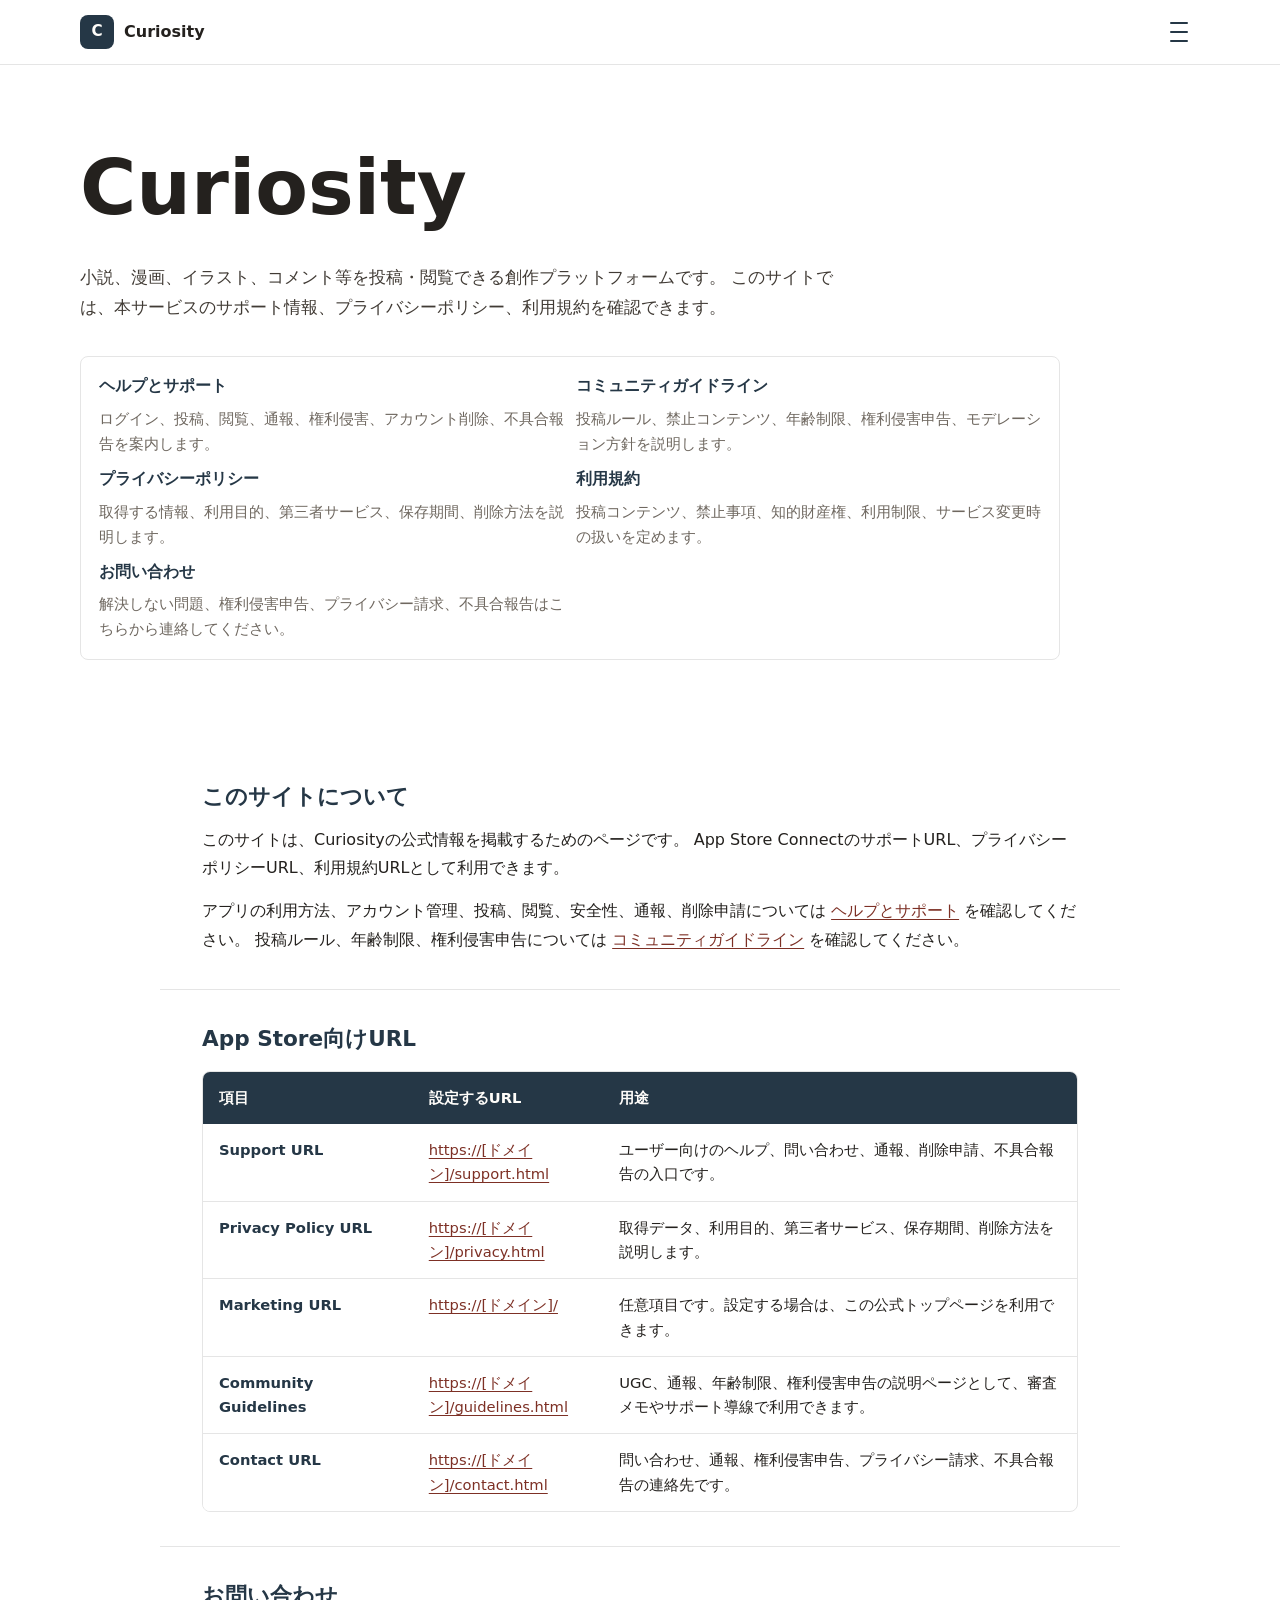
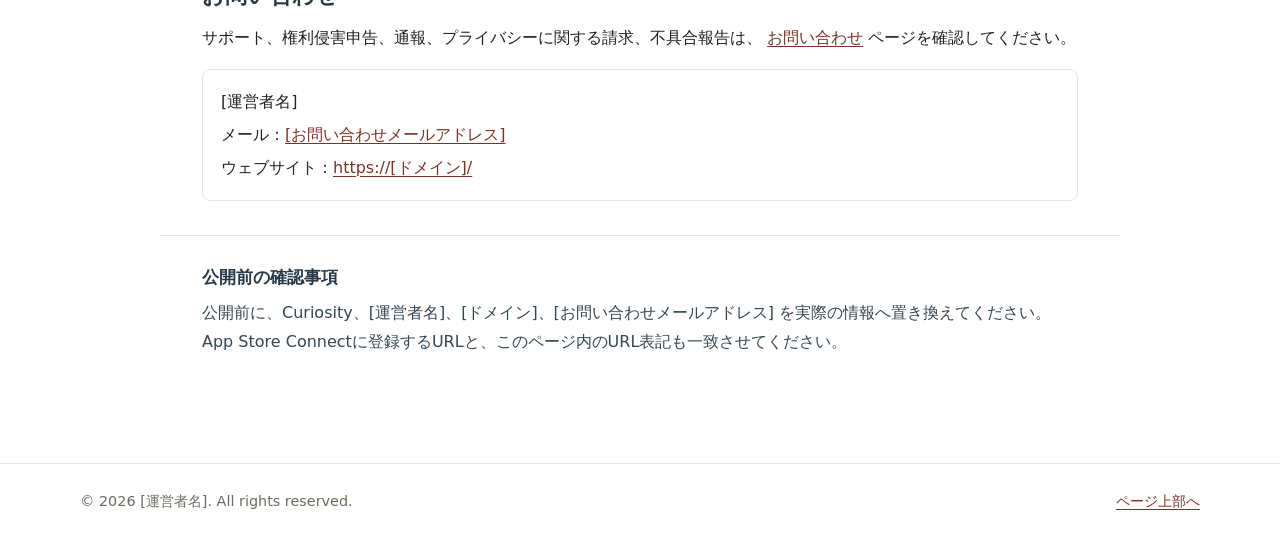
<file: index.html>
<!doctype html>
<html lang="ja">
  <head>
    <meta charset="utf-8">
    <meta name="viewport" content="width=device-width, initial-scale=1">
    <meta
      name="description"
      content="Curiosityの公式情報ページです。ヘルプ、サポート、お問い合わせ、プライバシーポリシー、利用規約へのリンクを掲載しています。"
    >
    <title>Curiosity 公式サイト</title>
    <link rel="stylesheet" href="./terms.css?v=20260529-meta4">
    <script src="./site.js?v=20260529-meta4" defer></script>
  </head>
  <body>
    <header class="site-header">
      <div class="header-inner">
        <a class="brand" href="./index.html" aria-label="Curiosity トップページ">
          <span class="brand-mark" aria-hidden="true">C</span>
          <span>Curiosity</span>
        </a>
        <button class="menu-toggle" type="button" aria-expanded="false" aria-controls="site-menu" aria-label="メニューを開く">
          <span class="menu-toggle-line" aria-hidden="true"></span>
          <span class="menu-toggle-line" aria-hidden="true"></span>
          <span class="menu-toggle-line" aria-hidden="true"></span>
        </button>
        <div class="menu-backdrop" data-menu-close hidden></div>
        <nav id="site-menu" class="site-menu" aria-label="サイトメニュー" hidden>
          <div class="site-menu-header">
            <p>Curiosity</p>
            <button class="menu-close" type="button" data-menu-close aria-label="メニューを閉じる">&times;</button>
          </div>
          <a href="./index.html">トップ</a>
          <a href="./support.html">ヘルプとサポート</a>
          <a href="./guidelines.html">コミュニティガイドライン</a>
          <a href="./privacy.html">プライバシーポリシー</a>
          <a href="./terms.html">利用規約</a>
          <a href="./contact.html">お問い合わせ</a>
        </nav>
      </div>
    </header>

    <main>
      <section class="hero" aria-labelledby="page-title">
        <div class="hero-inner">
          <h1 id="page-title">Curiosity</h1>
          <p class="lead">
            小説、漫画、イラスト、コメント等を投稿・閲覧できる創作プラットフォームです。
            このサイトでは、本サービスのサポート情報、プライバシーポリシー、利用規約を確認できます。
          </p>
          <section class="summary-panel" aria-labelledby="home-summary-title">
            <h2 id="home-summary-title">必要な情報を選んでください</h2>
            <div class="summary-grid">
              <article>
                <h3><a href="./support.html">ヘルプとサポート</a></h3>
                <p>ログイン、投稿、閲覧、通報、権利侵害、アカウント削除、不具合報告を案内します。</p>
              </article>
              <article>
                <h3><a href="./guidelines.html">コミュニティガイドライン</a></h3>
                <p>投稿ルール、禁止コンテンツ、年齢制限、権利侵害申告、モデレーション方針を説明します。</p>
              </article>
              <article>
                <h3><a href="./privacy.html">プライバシーポリシー</a></h3>
                <p>取得する情報、利用目的、第三者サービス、保存期間、削除方法を説明します。</p>
              </article>
              <article>
                <h3><a href="./terms.html">利用規約</a></h3>
                <p>投稿コンテンツ、禁止事項、知的財産権、利用制限、サービス変更時の扱いを定めます。</p>
              </article>
              <article>
                <h3><a href="./contact.html">お問い合わせ</a></h3>
                <p>解決しない問題、権利侵害申告、プライバシー請求、不具合報告はこちらから連絡してください。</p>
              </article>
            </div>
          </section>
        </div>
      </section>

      <div class="home-layout">
        <article class="terms-card">
          <section id="about" class="terms-section">
            <h2>このサイトについて</h2>
            <p>
              このサイトは、Curiosityの公式情報を掲載するためのページです。
              App Store ConnectのサポートURL、プライバシーポリシーURL、利用規約URLとして利用できます。
            </p>
            <p>
              アプリの利用方法、アカウント管理、投稿、閲覧、安全性、通報、削除申請については
              <a href="./support.html">ヘルプとサポート</a> を確認してください。
              投稿ルール、年齢制限、権利侵害申告については
              <a href="./guidelines.html">コミュニティガイドライン</a> を確認してください。
            </p>
          </section>

          <section id="app-store-links" class="terms-section">
            <h2>App Store向けURL</h2>
            <div class="table-wrap">
              <table class="policy-table">
                <thead>
                  <tr>
                    <th>項目</th>
                    <th>設定するURL</th>
                    <th>用途</th>
                  </tr>
                </thead>
                <tbody>
                  <tr>
                    <th>Support URL</th>
                    <td><a href="./support.html">https://[ドメイン]/support.html</a></td>
                    <td>ユーザー向けのヘルプ、問い合わせ、通報、削除申請、不具合報告の入口です。</td>
                  </tr>
                  <tr>
                    <th>Privacy Policy URL</th>
                    <td><a href="./privacy.html">https://[ドメイン]/privacy.html</a></td>
                    <td>取得データ、利用目的、第三者サービス、保存期間、削除方法を説明します。</td>
                  </tr>
                  <tr>
                    <th>Marketing URL</th>
                    <td><a href="./index.html">https://[ドメイン]/</a></td>
                    <td>任意項目です。設定する場合は、この公式トップページを利用できます。</td>
                  </tr>
                  <tr>
                    <th>Community Guidelines</th>
                    <td><a href="./guidelines.html">https://[ドメイン]/guidelines.html</a></td>
                    <td>UGC、通報、年齢制限、権利侵害申告の説明ページとして、審査メモやサポート導線で利用できます。</td>
                  </tr>
                  <tr>
                    <th>Contact URL</th>
                    <td><a href="./contact.html">https://[ドメイン]/contact.html</a></td>
                    <td>問い合わせ、通報、権利侵害申告、プライバシー請求、不具合報告の連絡先です。</td>
                  </tr>
                </tbody>
              </table>
            </div>
          </section>

          <section id="contact" class="terms-section">
            <h2>お問い合わせ</h2>
            <p>
              サポート、権利侵害申告、通報、プライバシーに関する請求、不具合報告は、
              <a href="./contact.html">お問い合わせ</a> ページを確認してください。
            </p>
            <address class="contact-box">
              <span>[運営者名]</span>
              <span>メール：<a href="mailto:[お問い合わせメールアドレス]">[お問い合わせメールアドレス]</a></span>
              <span>ウェブサイト：<a href="https://[ドメイン]/">https://[ドメイン]/</a></span>
            </address>
          </section>

          <section class="template-note" aria-labelledby="template-note-title">
            <h2 id="template-note-title">公開前の確認事項</h2>
            <p>
              公開前に、Curiosity、[運営者名]、[ドメイン]、[お問い合わせメールアドレス] を実際の情報へ置き換えてください。
              App Store Connectに登録するURLと、このページ内のURL表記も一致させてください。
            </p>
          </section>
        </article>
      </div>
    </main>

    <footer class="site-footer">
      <div class="footer-inner">
        <p>&copy; <span>2026</span> [運営者名]. All rights reserved.</p>
        <a href="#page-title">ページ上部へ</a>
      </div>
    </footer>
    <script>
      (() => {
        const root = document.documentElement;
        const header = document.querySelector(".site-header");
        const firstSection = document.querySelector(".terms-section");
        if (!header || !firstSection) return;

        const getAnchorMetrics = () => {
          const headerHeight = Math.ceil(header.getBoundingClientRect().height);
          const gap = parseFloat(getComputedStyle(root).getPropertyValue("--anchor-gap")) || 20;
          return { headerHeight, gap };
        };

        const updateAnchorOffset = () => {
          const { headerHeight, gap } = getAnchorMetrics();
          const sectionPadding = parseFloat(getComputedStyle(firstSection).paddingTop) || 0;
          const offset = Math.max(0, Math.ceil(headerHeight + gap - sectionPadding));
          root.style.setProperty("--anchor-offset", `${offset}px`);
        };

        const alignHashTarget = (behavior = "auto") => {
          if (!location.hash) return;
          const target = document.querySelector(location.hash);
          if (!target) return;
          const heading = target.matches(".terms-section") ? target.querySelector("h2") : target;
          const anchor = heading || target;
          const { headerHeight, gap } = getAnchorMetrics();
          const top = anchor.getBoundingClientRect().top + window.scrollY - headerHeight - gap;
          window.scrollTo({ top: Math.max(0, top), behavior });
        };

        updateAnchorOffset();
        document.addEventListener("click", (event) => {
          const link = event.target.closest('a[href^="#"]');
          if (!link) return;
          const hash = link.getAttribute("href");
          if (!hash || hash === "#") return;
          const target = document.querySelector(hash);
          if (!target) return;
          event.preventDefault();
          history.pushState(null, "", hash);
          updateAnchorOffset();
          alignHashTarget("smooth");
        });
        window.addEventListener("resize", updateAnchorOffset);
        window.addEventListener("orientationchange", () => requestAnimationFrame(updateAnchorOffset));
        window.addEventListener("load", () => {
          updateAnchorOffset();
          requestAnimationFrame(alignHashTarget);
        });
      })();
    </script>
  </body>
</html>
</file>
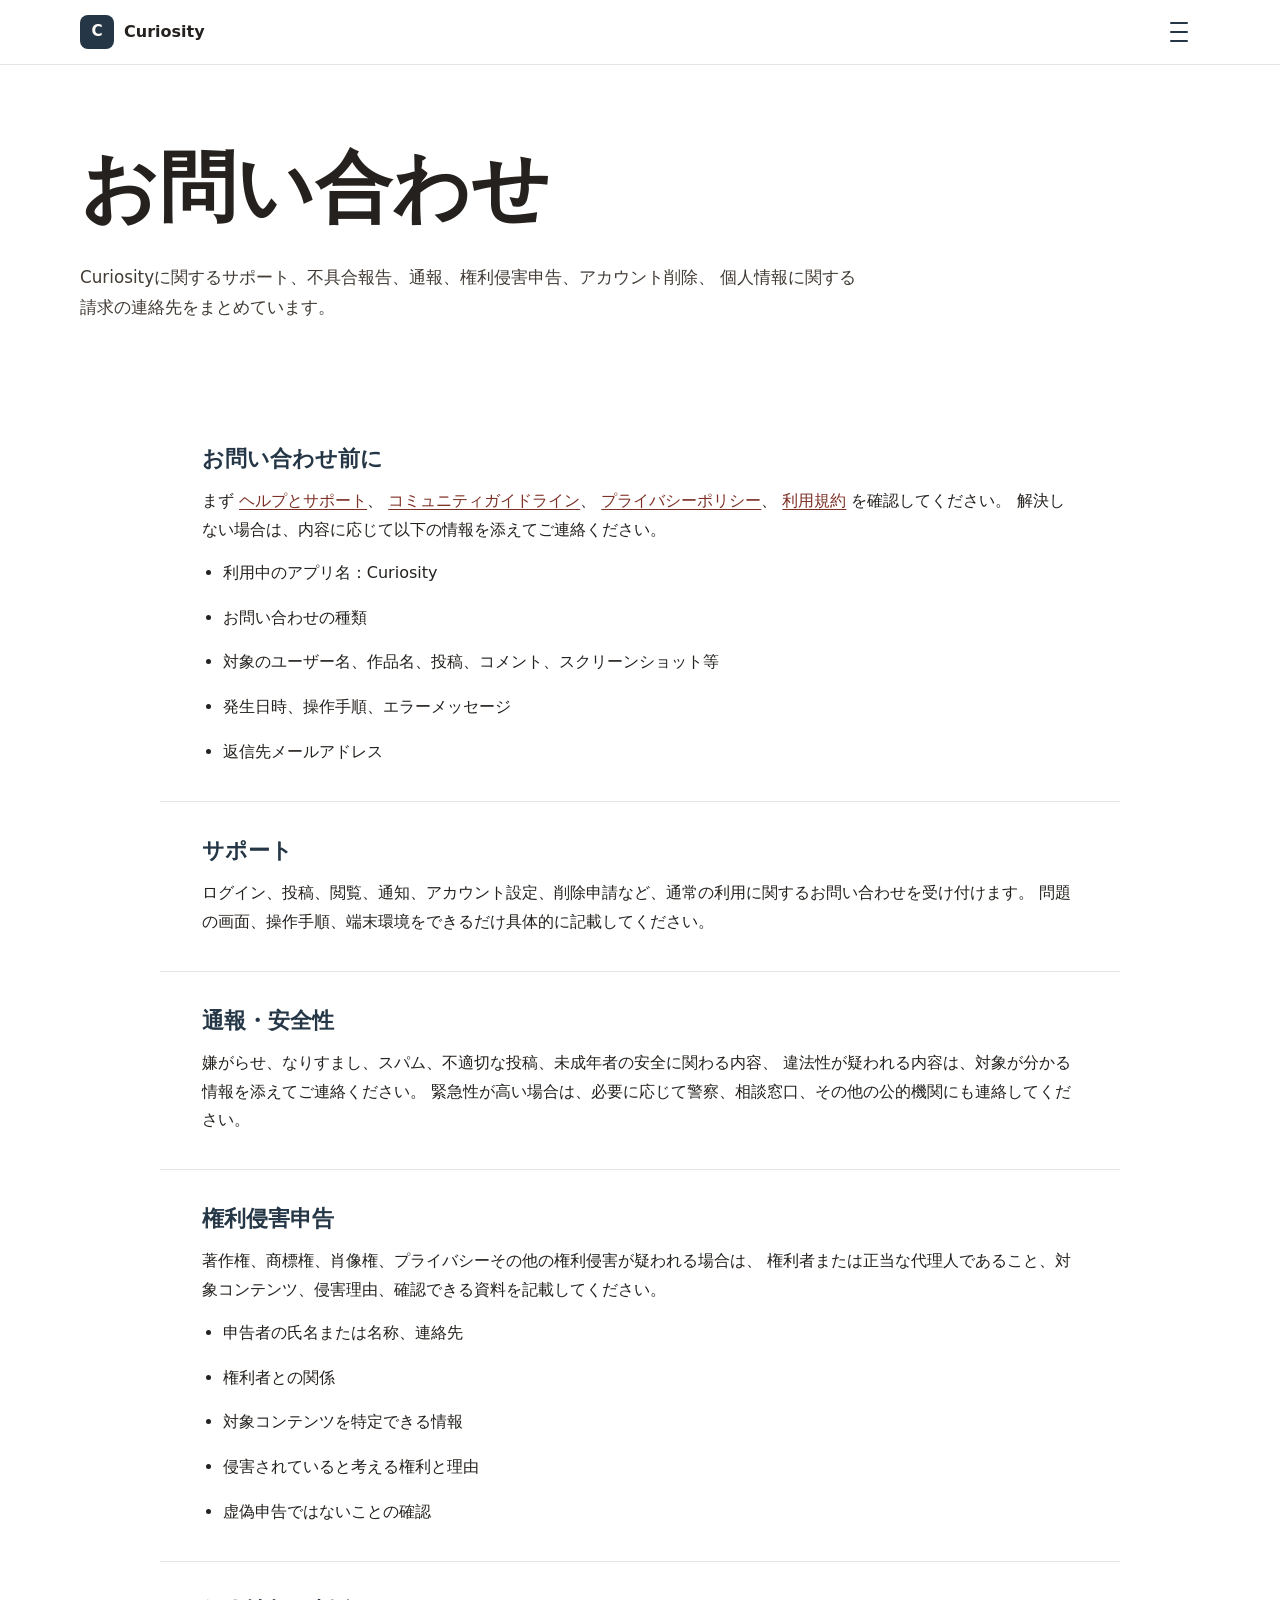
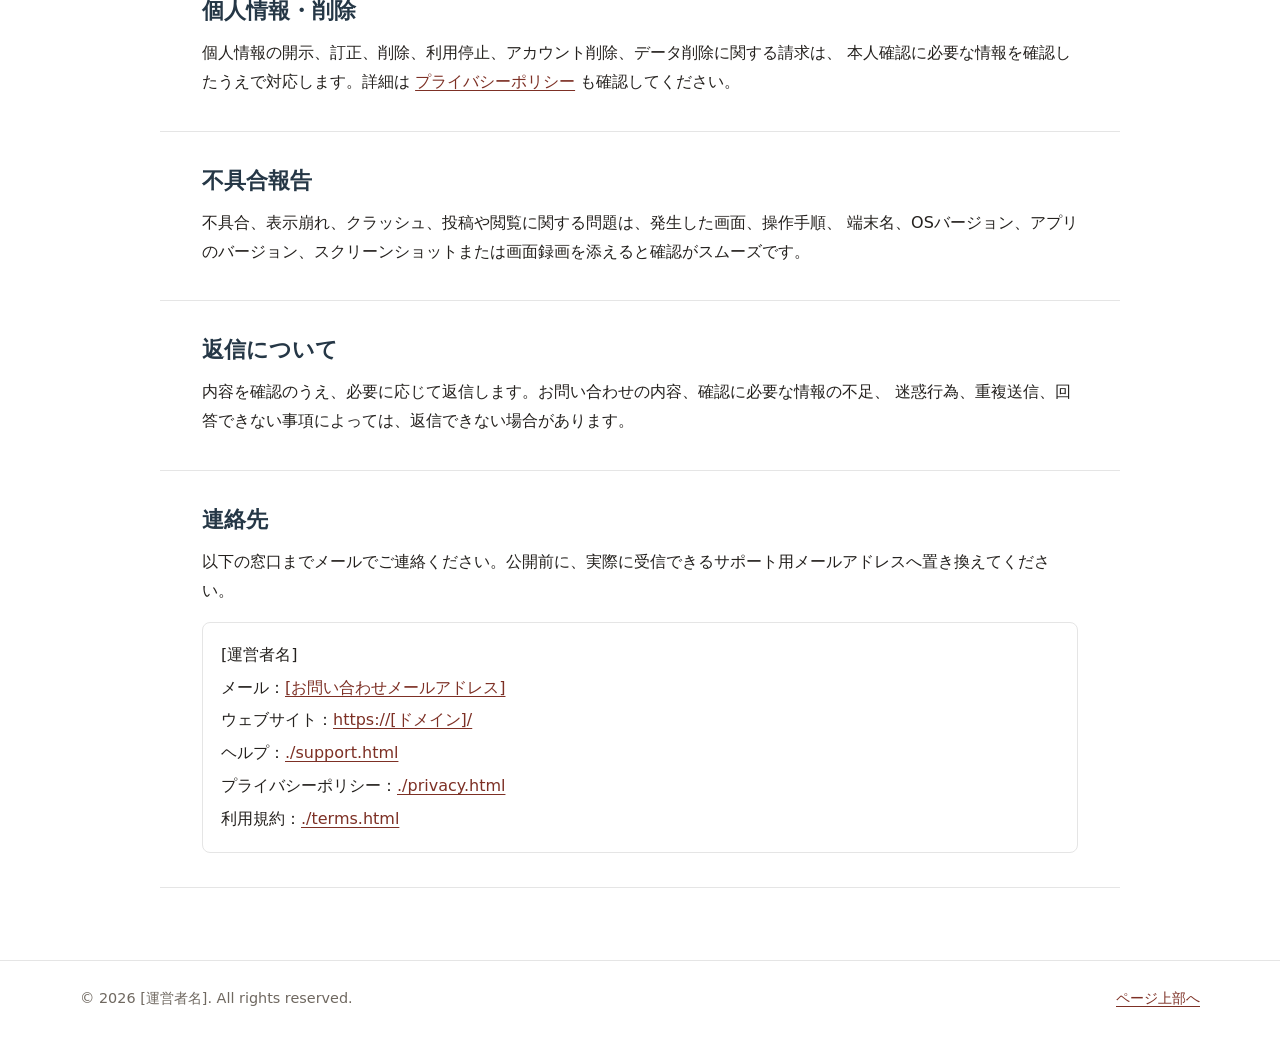
<file: contact.html>
<!doctype html>
<html lang="ja">
  <head>
    <meta charset="utf-8">
    <meta name="viewport" content="width=device-width, initial-scale=1">
    <meta
      name="description"
      content="Curiosityのお問い合わせページです。サポート、通報、権利侵害申告、プライバシー請求、不具合報告の連絡方法を案内します。"
    >
    <title>Curiosity お問い合わせ</title>
    <link rel="stylesheet" href="./terms.css?v=20260529-meta4">
    <script src="./site.js?v=20260529-meta4" defer></script>
  </head>
  <body>
    <header class="site-header">
      <div class="header-inner">
        <a class="brand" href="./index.html" aria-label="Curiosity トップページ">
          <span class="brand-mark" aria-hidden="true">C</span>
          <span>Curiosity</span>
        </a>
        <button class="menu-toggle" type="button" aria-expanded="false" aria-controls="site-menu" aria-label="メニューを開く">
          <span class="menu-toggle-line" aria-hidden="true"></span>
          <span class="menu-toggle-line" aria-hidden="true"></span>
          <span class="menu-toggle-line" aria-hidden="true"></span>
        </button>
        <div class="menu-backdrop" data-menu-close hidden></div>
        <nav id="site-menu" class="site-menu" aria-label="サイトメニュー" hidden>
          <div class="site-menu-header">
            <p>Curiosity</p>
            <button class="menu-close" type="button" data-menu-close aria-label="メニューを閉じる">&times;</button>
          </div>
          <a href="./index.html">トップ</a>
          <a href="./support.html">ヘルプとサポート</a>
          <a href="./guidelines.html">コミュニティガイドライン</a>
          <a href="./privacy.html">プライバシーポリシー</a>
          <a href="./terms.html">利用規約</a>
          <a href="./contact.html">お問い合わせ</a>
        </nav>
      </div>
    </header>

    <main>
      <section class="hero" aria-labelledby="page-title">
        <div class="hero-inner">
          <h1 id="page-title">お問い合わせ</h1>
          <p class="lead">
            Curiosityに関するサポート、不具合報告、通報、権利侵害申告、アカウント削除、
            個人情報に関する請求の連絡先をまとめています。
          </p>
        </div>
      </section>

      <div class="home-layout">
        <article class="terms-card">
          <section id="before-contact" class="terms-section">
            <h2>お問い合わせ前に</h2>
            <p>
              まず <a href="./support.html">ヘルプとサポート</a>、
              <a href="./guidelines.html">コミュニティガイドライン</a>、
              <a href="./privacy.html">プライバシーポリシー</a>、
              <a href="./terms.html">利用規約</a> を確認してください。
              解決しない場合は、内容に応じて以下の情報を添えてご連絡ください。
            </p>
            <ul class="check-list">
              <li>利用中のアプリ名：Curiosity</li>
              <li>お問い合わせの種類</li>
              <li>対象のユーザー名、作品名、投稿、コメント、スクリーンショット等</li>
              <li>発生日時、操作手順、エラーメッセージ</li>
              <li>返信先メールアドレス</li>
            </ul>
          </section>

          <section id="support" class="terms-section">
            <h2>サポート</h2>
            <p>
              ログイン、投稿、閲覧、通知、アカウント設定、削除申請など、通常の利用に関するお問い合わせを受け付けます。
              問題の画面、操作手順、端末環境をできるだけ具体的に記載してください。
            </p>
          </section>

          <section id="safety" class="terms-section">
            <h2>通報・安全性</h2>
            <p>
              嫌がらせ、なりすまし、スパム、不適切な投稿、未成年者の安全に関わる内容、
              違法性が疑われる内容は、対象が分かる情報を添えてご連絡ください。
              緊急性が高い場合は、必要に応じて警察、相談窓口、その他の公的機関にも連絡してください。
            </p>
          </section>

          <section id="rights" class="terms-section">
            <h2>権利侵害申告</h2>
            <p>
              著作権、商標権、肖像権、プライバシーその他の権利侵害が疑われる場合は、
              権利者または正当な代理人であること、対象コンテンツ、侵害理由、確認できる資料を記載してください。
            </p>
            <ul class="check-list">
              <li>申告者の氏名または名称、連絡先</li>
              <li>権利者との関係</li>
              <li>対象コンテンツを特定できる情報</li>
              <li>侵害されていると考える権利と理由</li>
              <li>虚偽申告ではないことの確認</li>
            </ul>
          </section>

          <section id="privacy-request" class="terms-section">
            <h2>個人情報・削除</h2>
            <p>
              個人情報の開示、訂正、削除、利用停止、アカウント削除、データ削除に関する請求は、
              本人確認に必要な情報を確認したうえで対応します。詳細は
              <a href="./privacy.html">プライバシーポリシー</a> も確認してください。
            </p>
          </section>

          <section id="bug-report" class="terms-section">
            <h2>不具合報告</h2>
            <p>
              不具合、表示崩れ、クラッシュ、投稿や閲覧に関する問題は、発生した画面、操作手順、
              端末名、OSバージョン、アプリのバージョン、スクリーンショットまたは画面録画を添えると確認がスムーズです。
            </p>
          </section>

          <section id="response" class="terms-section">
            <h2>返信について</h2>
            <p>
              内容を確認のうえ、必要に応じて返信します。お問い合わせの内容、確認に必要な情報の不足、
              迷惑行為、重複送信、回答できない事項によっては、返信できない場合があります。
            </p>
          </section>

          <section id="contact-info" class="terms-section">
            <h2>連絡先</h2>
            <p>
              以下の窓口までメールでご連絡ください。公開前に、実際に受信できるサポート用メールアドレスへ置き換えてください。
            </p>
            <address class="contact-box">
              <span>[運営者名]</span>
              <span>メール：<a href="mailto:[お問い合わせメールアドレス]">[お問い合わせメールアドレス]</a></span>
              <span>ウェブサイト：<a href="https://[ドメイン]/">https://[ドメイン]/</a></span>
              <span>ヘルプ：<a href="./support.html">./support.html</a></span>
              <span>プライバシーポリシー：<a href="./privacy.html">./privacy.html</a></span>
              <span>利用規約：<a href="./terms.html">./terms.html</a></span>
            </address>
          </section>
        </article>
      </div>
    </main>

    <footer class="site-footer">
      <div class="footer-inner">
        <p>&copy; <span>2026</span> [運営者名]. All rights reserved.</p>
        <a href="#page-title">ページ上部へ</a>
      </div>
    </footer>
    <script>
      (() => {
        const root = document.documentElement;
        const header = document.querySelector(".site-header");
        const firstSection = document.querySelector(".terms-section");
        if (!header || !firstSection) return;

        const getAnchorMetrics = () => {
          const headerHeight = Math.ceil(header.getBoundingClientRect().height);
          const gap = parseFloat(getComputedStyle(root).getPropertyValue("--anchor-gap")) || 20;
          return { headerHeight, gap };
        };

        const updateAnchorOffset = () => {
          const { headerHeight, gap } = getAnchorMetrics();
          const sectionPadding = parseFloat(getComputedStyle(firstSection).paddingTop) || 0;
          const offset = Math.max(0, Math.ceil(headerHeight + gap - sectionPadding));
          root.style.setProperty("--anchor-offset", `${offset}px`);
        };

        const alignHashTarget = (behavior = "auto") => {
          if (!location.hash) return;
          const target = document.querySelector(location.hash);
          if (!target) return;
          const heading = target.matches(".terms-section") ? target.querySelector("h2") : target;
          const anchor = heading || target;
          const { headerHeight, gap } = getAnchorMetrics();
          const top = anchor.getBoundingClientRect().top + window.scrollY - headerHeight - gap;
          window.scrollTo({ top: Math.max(0, top), behavior });
        };

        updateAnchorOffset();
        document.addEventListener("click", (event) => {
          const link = event.target.closest('a[href^="#"]');
          if (!link) return;
          const hash = link.getAttribute("href");
          if (!hash || hash === "#") return;
          const target = document.querySelector(hash);
          if (!target) return;
          event.preventDefault();
          history.pushState(null, "", hash);
          updateAnchorOffset();
          alignHashTarget("smooth");
        });
        window.addEventListener("resize", updateAnchorOffset);
        window.addEventListener("orientationchange", () => requestAnimationFrame(updateAnchorOffset));
        window.addEventListener("load", () => {
          updateAnchorOffset();
          requestAnimationFrame(alignHashTarget);
        });
      })();
    </script>
  </body>
</html>
</file>
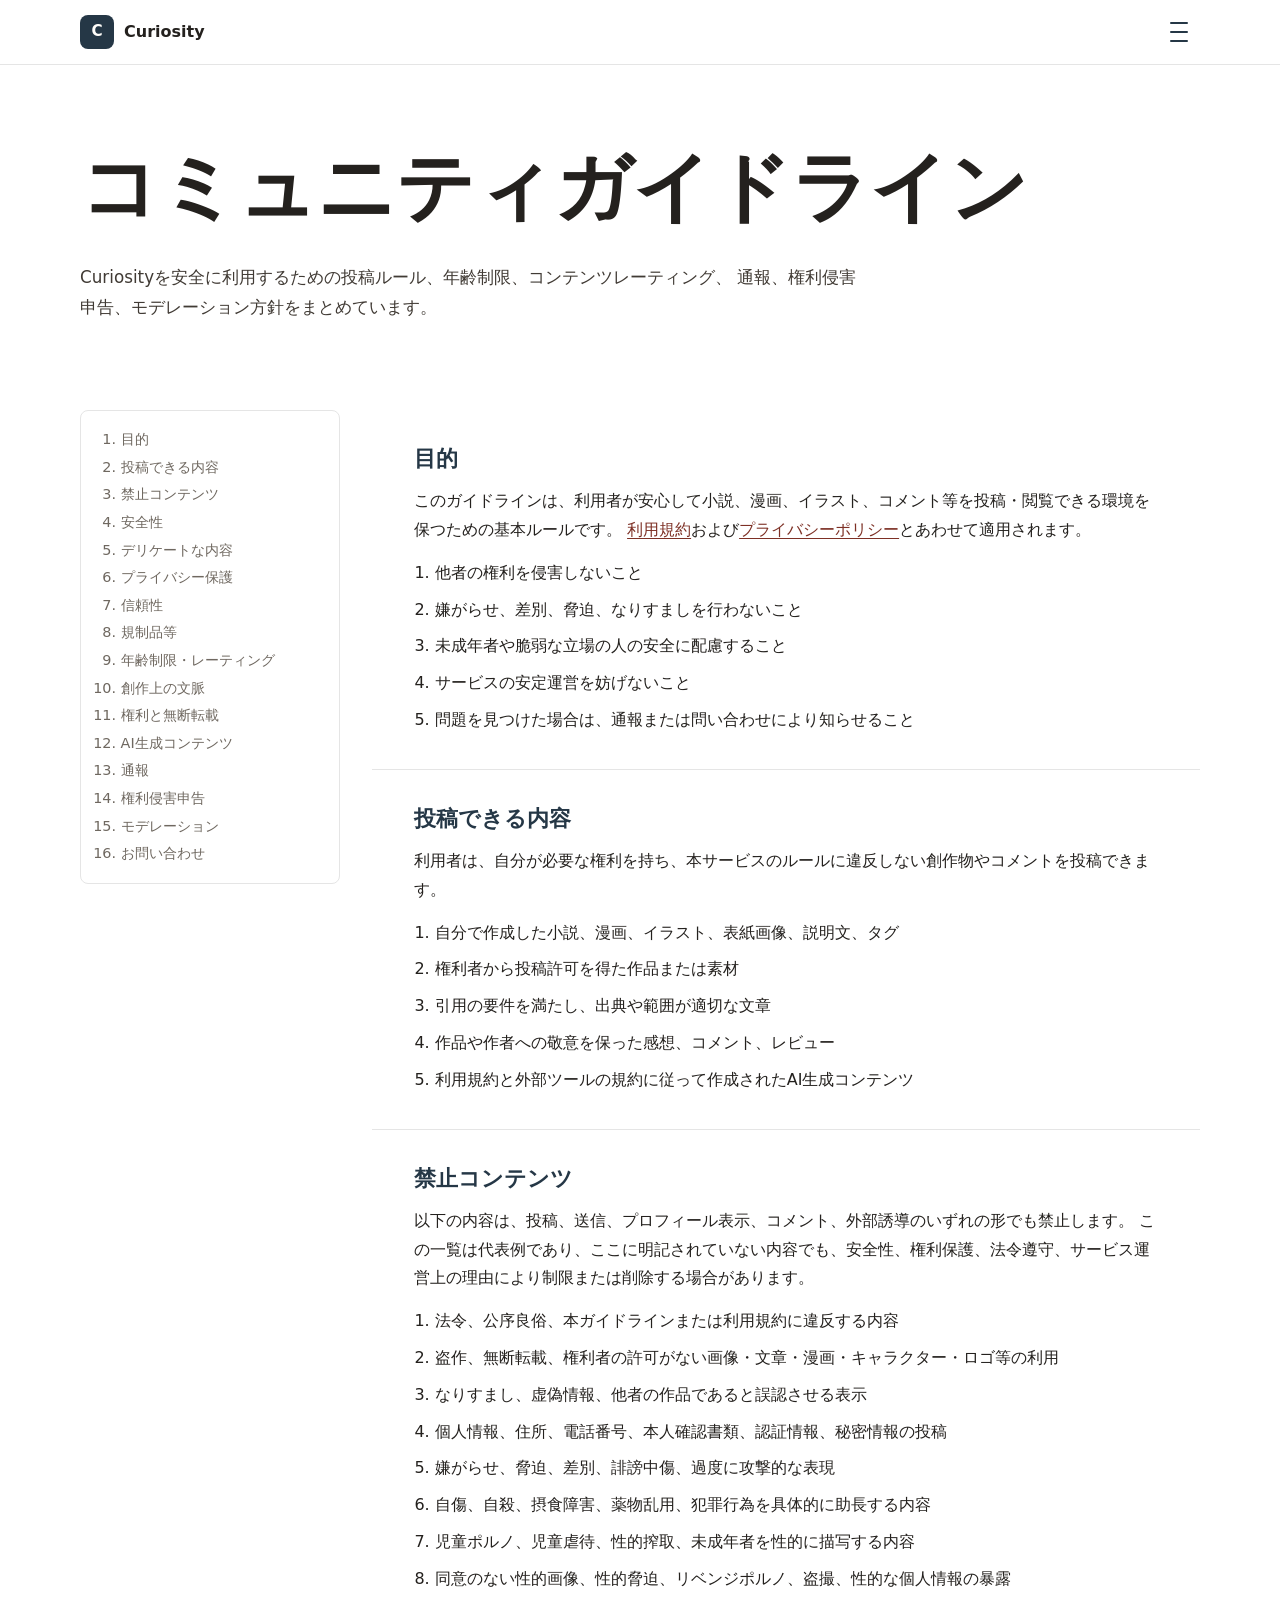
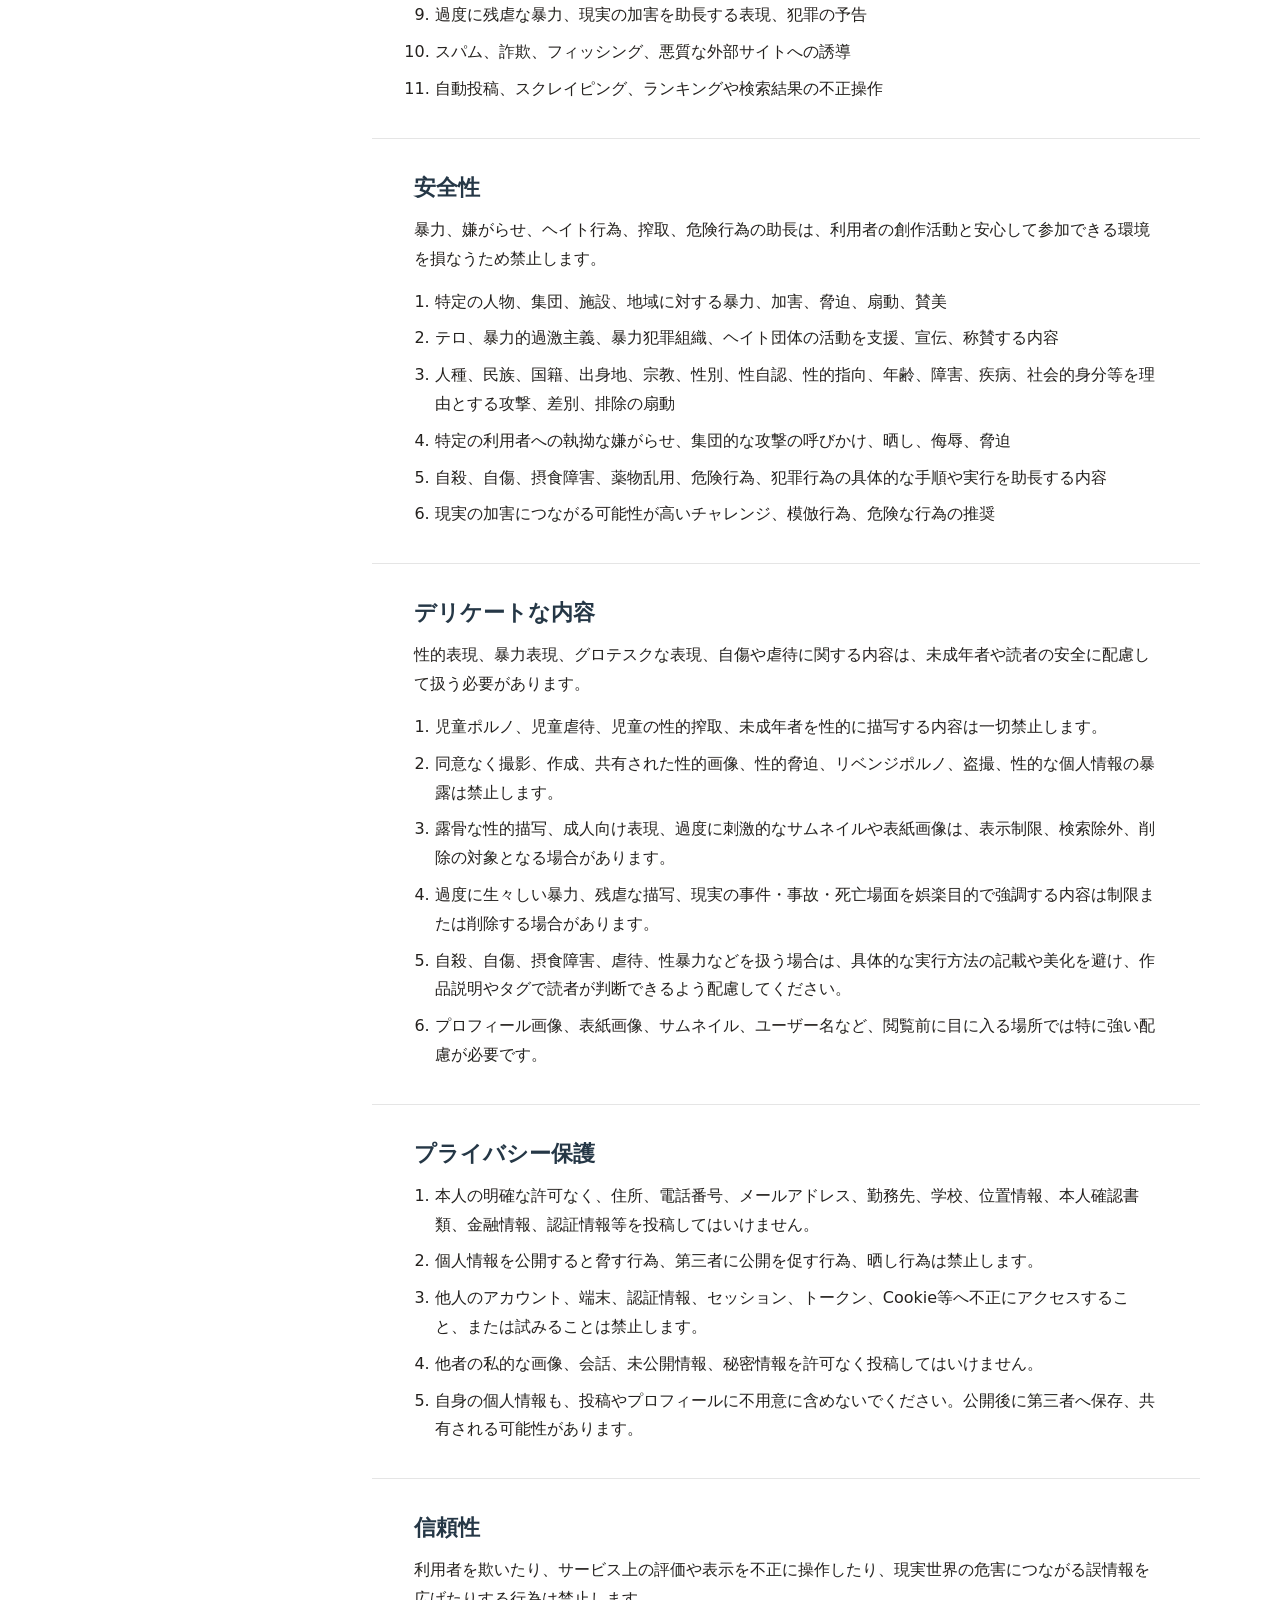
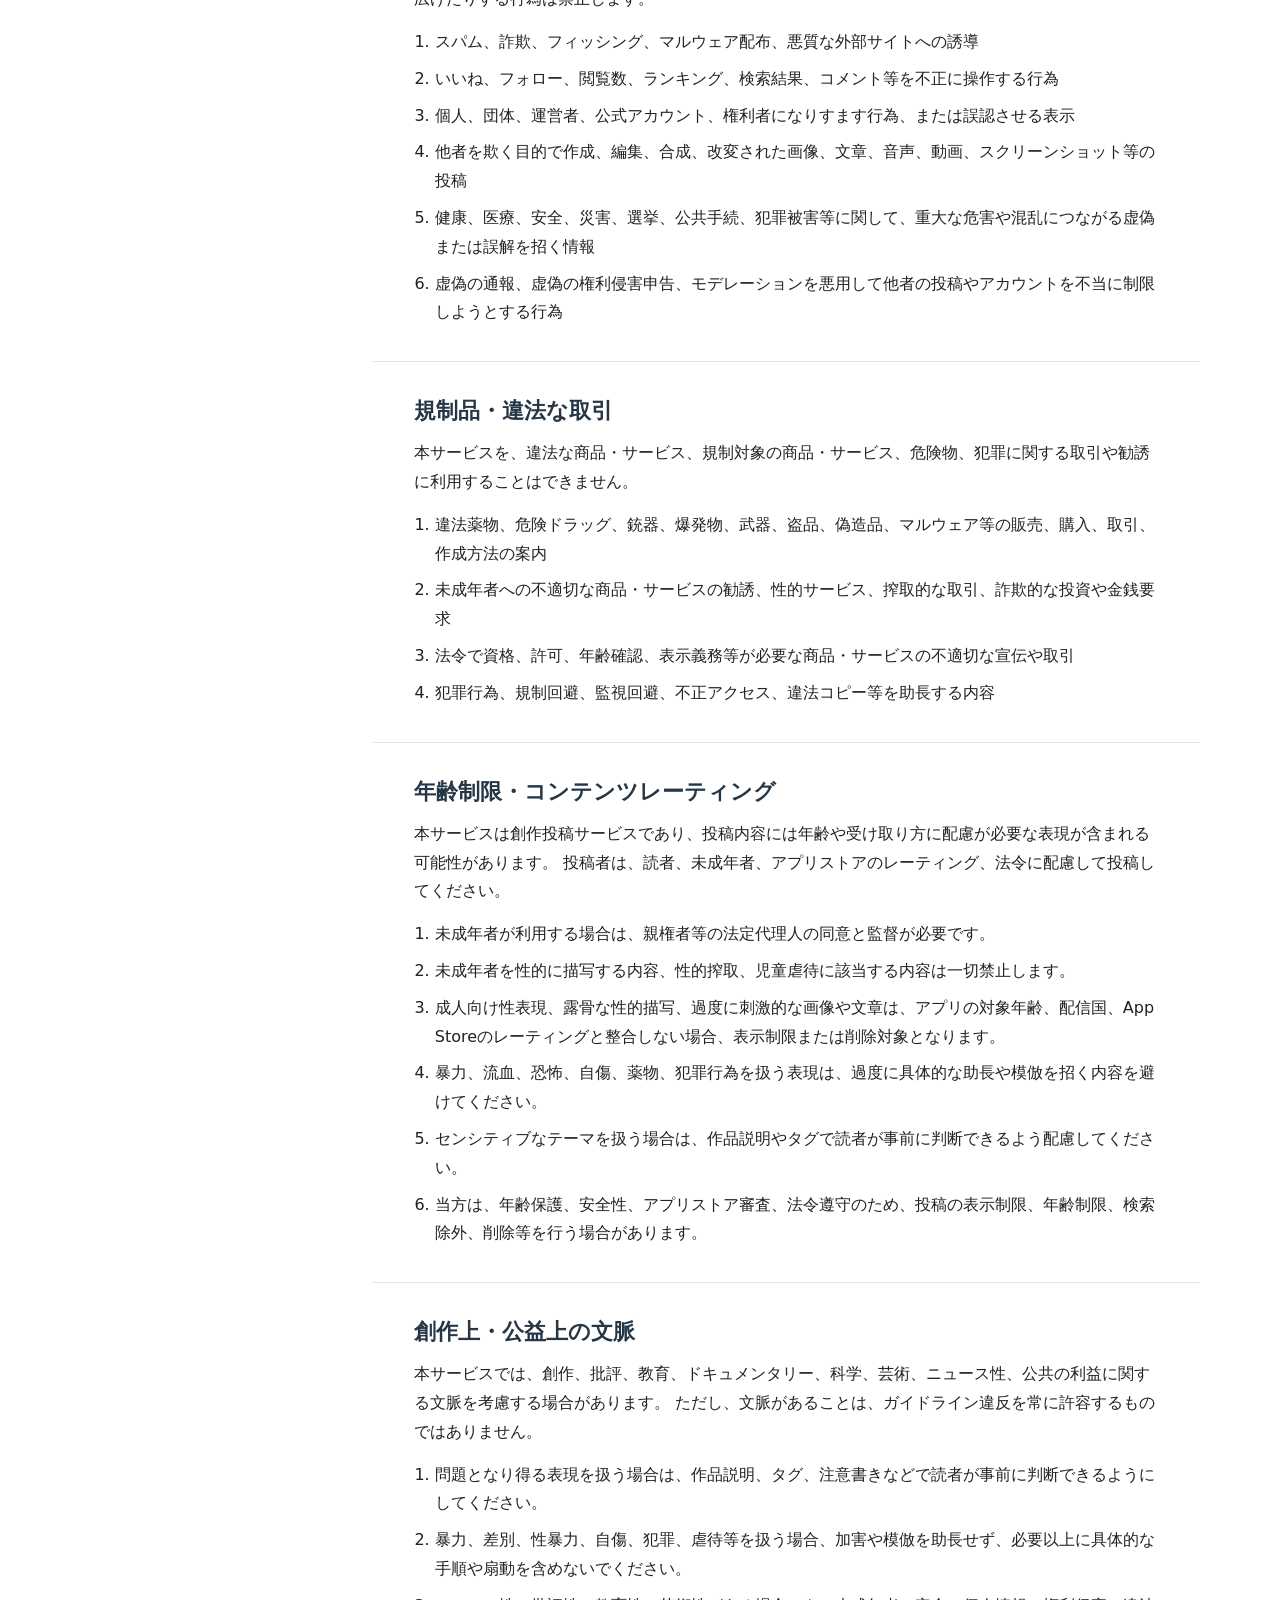
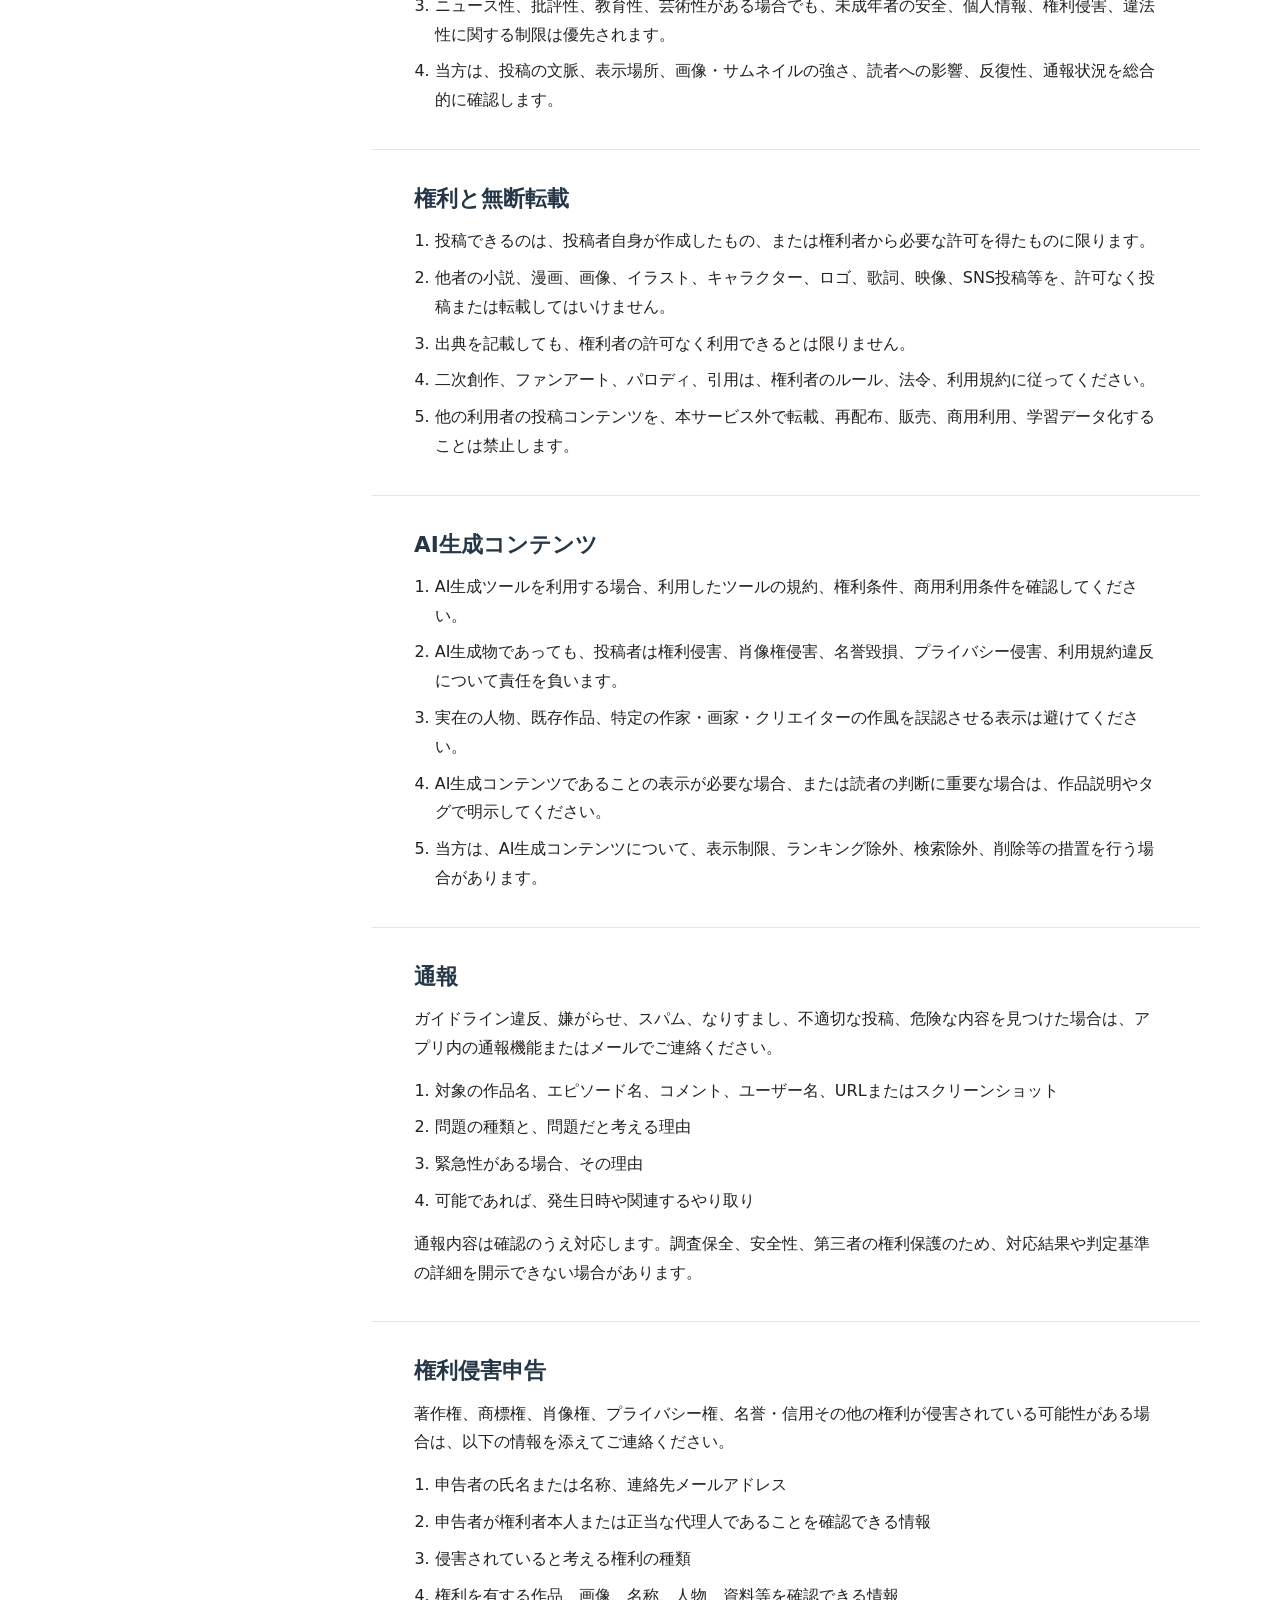
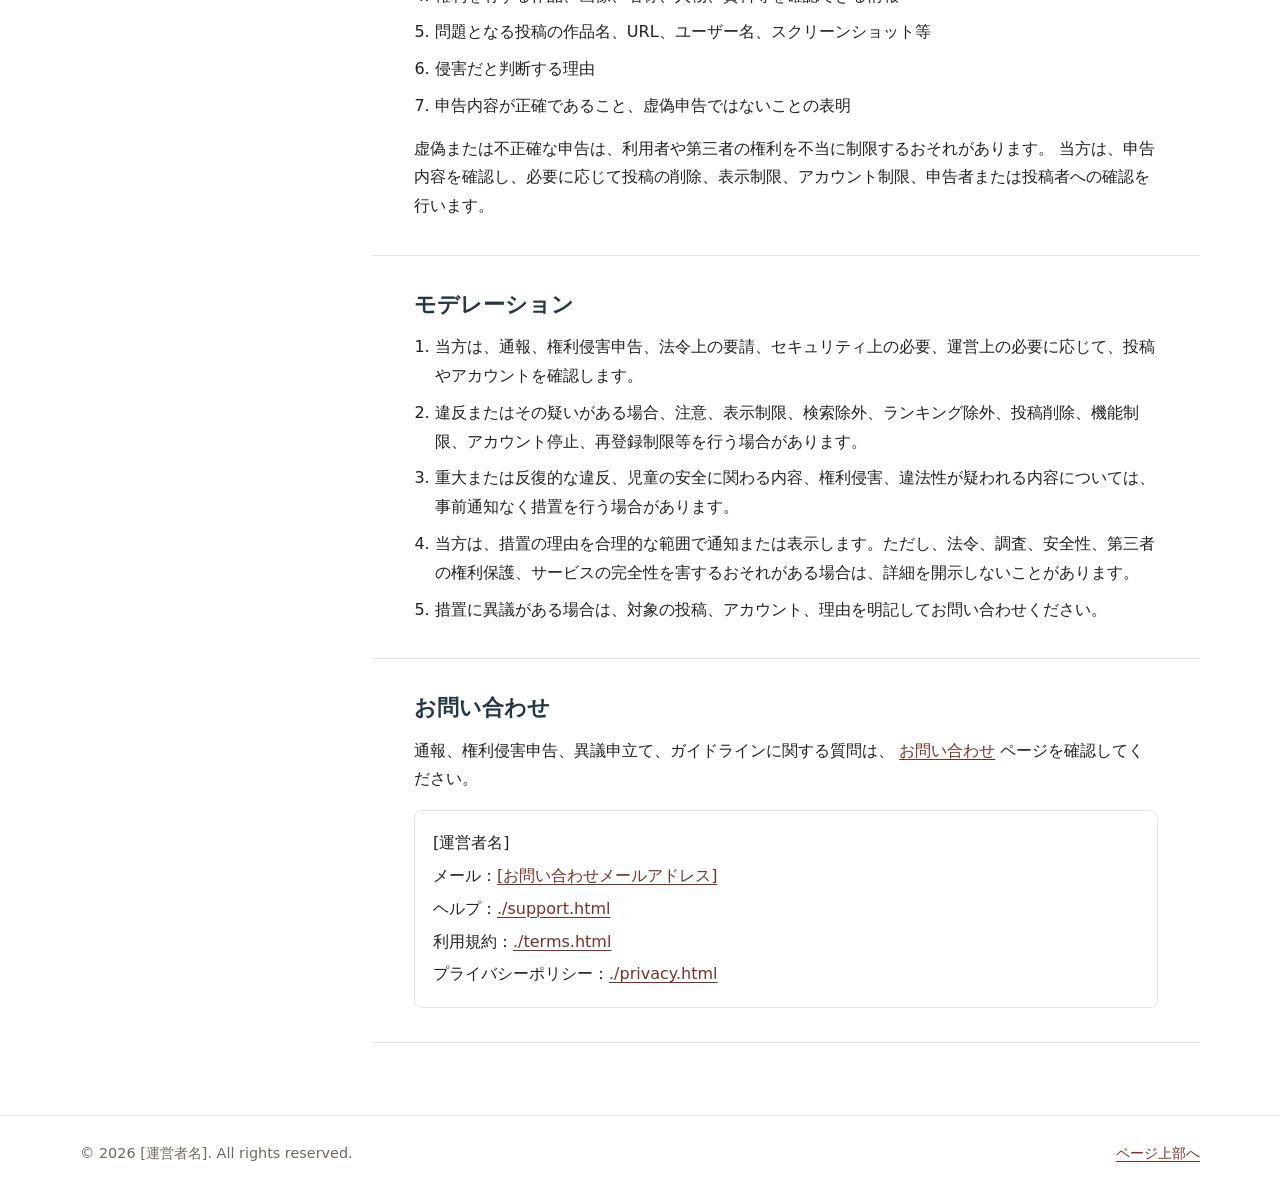
<file: guidelines.html>
<!doctype html>
<html lang="ja">
  <head>
    <meta charset="utf-8">
    <meta name="viewport" content="width=device-width, initial-scale=1">
    <meta
      name="description"
      content="Curiosityのコミュニティガイドラインです。投稿ルール、年齢制限、コンテンツレーティング、権利侵害申告方法を説明します。"
    >
    <title>Curiosity コミュニティガイドライン</title>
    <link rel="stylesheet" href="./terms.css?v=20260529-meta4">
    <script src="./site.js?v=20260529-meta4" defer></script>
  </head>
  <body>
    <header class="site-header">
      <div class="header-inner">
        <a class="brand" href="./index.html" aria-label="Curiosity トップページ">
          <span class="brand-mark" aria-hidden="true">C</span>
          <span>Curiosity</span>
        </a>
        <button class="menu-toggle" type="button" aria-expanded="false" aria-controls="site-menu" aria-label="メニューを開く">
          <span class="menu-toggle-line" aria-hidden="true"></span>
          <span class="menu-toggle-line" aria-hidden="true"></span>
          <span class="menu-toggle-line" aria-hidden="true"></span>
        </button>
        <div class="menu-backdrop" data-menu-close hidden></div>
        <nav id="site-menu" class="site-menu" aria-label="サイトメニュー" hidden>
          <div class="site-menu-header">
            <p>Curiosity</p>
            <button class="menu-close" type="button" data-menu-close aria-label="メニューを閉じる">&times;</button>
          </div>
          <a href="./index.html">トップ</a>
          <a href="./support.html">ヘルプとサポート</a>
          <a href="./guidelines.html">コミュニティガイドライン</a>
          <a href="./privacy.html">プライバシーポリシー</a>
          <a href="./terms.html">利用規約</a>
          <a href="./contact.html">お問い合わせ</a>
        </nav>
      </div>
    </header>

    <main>
      <section class="hero" aria-labelledby="page-title">
        <div class="hero-inner">
          <h1 id="page-title">コミュニティガイドライン</h1>
          <p class="lead">
            Curiosityを安全に利用するための投稿ルール、年齢制限、コンテンツレーティング、
            通報、権利侵害申告、モデレーション方針をまとめています。
          </p>
        </div>
      </section>

      <div class="layout">
        <aside class="toc" aria-label="目次">
          <ol>
            <li><a href="#purpose">目的</a></li>
            <li><a href="#allowed">投稿できる内容</a></li>
            <li><a href="#prohibited">禁止コンテンツ</a></li>
            <li><a href="#safety">安全性</a></li>
            <li><a href="#sensitive">デリケートな内容</a></li>
            <li><a href="#privacy-safety">プライバシー保護</a></li>
            <li><a href="#integrity">信頼性</a></li>
            <li><a href="#regulated">規制品等</a></li>
            <li><a href="#age-rating">年齢制限・レーティング</a></li>
            <li><a href="#public-interest">創作上の文脈</a></li>
            <li><a href="#rights">権利と無断転載</a></li>
            <li><a href="#ai">AI生成コンテンツ</a></li>
            <li><a href="#reports">通報</a></li>
            <li><a href="#copyright">権利侵害申告</a></li>
            <li><a href="#moderation">モデレーション</a></li>
            <li><a href="#contact">お問い合わせ</a></li>
          </ol>
        </aside>

        <article class="terms-card">
          <section id="purpose" class="terms-section">
            <h2>目的</h2>
            <p>
              このガイドラインは、利用者が安心して小説、漫画、イラスト、コメント等を投稿・閲覧できる環境を保つための基本ルールです。
              <a href="./terms.html">利用規約</a>および<a href="./privacy.html">プライバシーポリシー</a>とあわせて適用されます。
            </p>
            <ol>
              <li>他者の権利を侵害しないこと</li>
              <li>嫌がらせ、差別、脅迫、なりすましを行わないこと</li>
              <li>未成年者や脆弱な立場の人の安全に配慮すること</li>
              <li>サービスの安定運営を妨げないこと</li>
              <li>問題を見つけた場合は、通報または問い合わせにより知らせること</li>
            </ol>
          </section>

          <section id="allowed" class="terms-section">
            <h2>投稿できる内容</h2>
            <p>
              利用者は、自分が必要な権利を持ち、本サービスのルールに違反しない創作物やコメントを投稿できます。
            </p>
            <ol>
              <li>自分で作成した小説、漫画、イラスト、表紙画像、説明文、タグ</li>
              <li>権利者から投稿許可を得た作品または素材</li>
              <li>引用の要件を満たし、出典や範囲が適切な文章</li>
              <li>作品や作者への敬意を保った感想、コメント、レビュー</li>
              <li>利用規約と外部ツールの規約に従って作成されたAI生成コンテンツ</li>
            </ol>
          </section>

          <section id="prohibited" class="terms-section">
            <h2>禁止コンテンツ</h2>
            <p>
              以下の内容は、投稿、送信、プロフィール表示、コメント、外部誘導のいずれの形でも禁止します。
              この一覧は代表例であり、ここに明記されていない内容でも、安全性、権利保護、法令遵守、サービス運営上の理由により制限または削除する場合があります。
            </p>
            <ol>
              <li>法令、公序良俗、本ガイドラインまたは利用規約に違反する内容</li>
              <li>盗作、無断転載、権利者の許可がない画像・文章・漫画・キャラクター・ロゴ等の利用</li>
              <li>なりすまし、虚偽情報、他者の作品であると誤認させる表示</li>
              <li>個人情報、住所、電話番号、本人確認書類、認証情報、秘密情報の投稿</li>
              <li>嫌がらせ、脅迫、差別、誹謗中傷、過度に攻撃的な表現</li>
              <li>自傷、自殺、摂食障害、薬物乱用、犯罪行為を具体的に助長する内容</li>
              <li>児童ポルノ、児童虐待、性的搾取、未成年者を性的に描写する内容</li>
              <li>同意のない性的画像、性的脅迫、リベンジポルノ、盗撮、性的な個人情報の暴露</li>
              <li>過度に残虐な暴力、現実の加害を助長する表現、犯罪の予告</li>
              <li>スパム、詐欺、フィッシング、悪質な外部サイトへの誘導</li>
              <li>自動投稿、スクレイピング、ランキングや検索結果の不正操作</li>
            </ol>
          </section>

          <section id="safety" class="terms-section">
            <h2>安全性</h2>
            <p>
              暴力、嫌がらせ、ヘイト行為、搾取、危険行為の助長は、利用者の創作活動と安心して参加できる環境を損なうため禁止します。
            </p>
            <ol>
              <li>特定の人物、集団、施設、地域に対する暴力、加害、脅迫、扇動、賛美</li>
              <li>テロ、暴力的過激主義、暴力犯罪組織、ヘイト団体の活動を支援、宣伝、称賛する内容</li>
              <li>人種、民族、国籍、出身地、宗教、性別、性自認、性的指向、年齢、障害、疾病、社会的身分等を理由とする攻撃、差別、排除の扇動</li>
              <li>特定の利用者への執拗な嫌がらせ、集団的な攻撃の呼びかけ、晒し、侮辱、脅迫</li>
              <li>自殺、自傷、摂食障害、薬物乱用、危険行為、犯罪行為の具体的な手順や実行を助長する内容</li>
              <li>現実の加害につながる可能性が高いチャレンジ、模倣行為、危険な行為の推奨</li>
            </ol>
          </section>

          <section id="sensitive" class="terms-section">
            <h2>デリケートな内容</h2>
            <p>
              性的表現、暴力表現、グロテスクな表現、自傷や虐待に関する内容は、未成年者や読者の安全に配慮して扱う必要があります。
            </p>
            <ol>
              <li>児童ポルノ、児童虐待、児童の性的搾取、未成年者を性的に描写する内容は一切禁止します。</li>
              <li>同意なく撮影、作成、共有された性的画像、性的脅迫、リベンジポルノ、盗撮、性的な個人情報の暴露は禁止します。</li>
              <li>露骨な性的描写、成人向け表現、過度に刺激的なサムネイルや表紙画像は、表示制限、検索除外、削除の対象となる場合があります。</li>
              <li>過度に生々しい暴力、残虐な描写、現実の事件・事故・死亡場面を娯楽目的で強調する内容は制限または削除する場合があります。</li>
              <li>自殺、自傷、摂食障害、虐待、性暴力などを扱う場合は、具体的な実行方法の記載や美化を避け、作品説明やタグで読者が判断できるよう配慮してください。</li>
              <li>プロフィール画像、表紙画像、サムネイル、ユーザー名など、閲覧前に目に入る場所では特に強い配慮が必要です。</li>
            </ol>
          </section>

          <section id="privacy-safety" class="terms-section">
            <h2>プライバシー保護</h2>
            <ol>
              <li>本人の明確な許可なく、住所、電話番号、メールアドレス、勤務先、学校、位置情報、本人確認書類、金融情報、認証情報等を投稿してはいけません。</li>
              <li>個人情報を公開すると脅す行為、第三者に公開を促す行為、晒し行為は禁止します。</li>
              <li>他人のアカウント、端末、認証情報、セッション、トークン、Cookie等へ不正にアクセスすること、または試みることは禁止します。</li>
              <li>他者の私的な画像、会話、未公開情報、秘密情報を許可なく投稿してはいけません。</li>
              <li>自身の個人情報も、投稿やプロフィールに不用意に含めないでください。公開後に第三者へ保存、共有される可能性があります。</li>
            </ol>
          </section>

          <section id="integrity" class="terms-section">
            <h2>信頼性</h2>
            <p>
              利用者を欺いたり、サービス上の評価や表示を不正に操作したり、現実世界の危害につながる誤情報を広げたりする行為は禁止します。
            </p>
            <ol>
              <li>スパム、詐欺、フィッシング、マルウェア配布、悪質な外部サイトへの誘導</li>
              <li>いいね、フォロー、閲覧数、ランキング、検索結果、コメント等を不正に操作する行為</li>
              <li>個人、団体、運営者、公式アカウント、権利者になりすます行為、または誤認させる表示</li>
              <li>他者を欺く目的で作成、編集、合成、改変された画像、文章、音声、動画、スクリーンショット等の投稿</li>
              <li>健康、医療、安全、災害、選挙、公共手続、犯罪被害等に関して、重大な危害や混乱につながる虚偽または誤解を招く情報</li>
              <li>虚偽の通報、虚偽の権利侵害申告、モデレーションを悪用して他者の投稿やアカウントを不当に制限しようとする行為</li>
            </ol>
          </section>

          <section id="regulated" class="terms-section">
            <h2>規制品・違法な取引</h2>
            <p>
              本サービスを、違法な商品・サービス、規制対象の商品・サービス、危険物、犯罪に関する取引や勧誘に利用することはできません。
            </p>
            <ol>
              <li>違法薬物、危険ドラッグ、銃器、爆発物、武器、盗品、偽造品、マルウェア等の販売、購入、取引、作成方法の案内</li>
              <li>未成年者への不適切な商品・サービスの勧誘、性的サービス、搾取的な取引、詐欺的な投資や金銭要求</li>
              <li>法令で資格、許可、年齢確認、表示義務等が必要な商品・サービスの不適切な宣伝や取引</li>
              <li>犯罪行為、規制回避、監視回避、不正アクセス、違法コピー等を助長する内容</li>
            </ol>
          </section>

          <section id="age-rating" class="terms-section">
            <h2>年齢制限・コンテンツレーティング</h2>
            <p>
              本サービスは創作投稿サービスであり、投稿内容には年齢や受け取り方に配慮が必要な表現が含まれる可能性があります。
              投稿者は、読者、未成年者、アプリストアのレーティング、法令に配慮して投稿してください。
            </p>
            <ol>
              <li>未成年者が利用する場合は、親権者等の法定代理人の同意と監督が必要です。</li>
              <li>未成年者を性的に描写する内容、性的搾取、児童虐待に該当する内容は一切禁止します。</li>
              <li>成人向け性表現、露骨な性的描写、過度に刺激的な画像や文章は、アプリの対象年齢、配信国、App Storeのレーティングと整合しない場合、表示制限または削除対象となります。</li>
              <li>暴力、流血、恐怖、自傷、薬物、犯罪行為を扱う表現は、過度に具体的な助長や模倣を招く内容を避けてください。</li>
              <li>センシティブなテーマを扱う場合は、作品説明やタグで読者が事前に判断できるよう配慮してください。</li>
              <li>当方は、年齢保護、安全性、アプリストア審査、法令遵守のため、投稿の表示制限、年齢制限、検索除外、削除等を行う場合があります。</li>
            </ol>
          </section>

          <section id="public-interest" class="terms-section">
            <h2>創作上・公益上の文脈</h2>
            <p>
              本サービスでは、創作、批評、教育、ドキュメンタリー、科学、芸術、ニュース性、公共の利益に関する文脈を考慮する場合があります。
              ただし、文脈があることは、ガイドライン違反を常に許容するものではありません。
            </p>
            <ol>
              <li>問題となり得る表現を扱う場合は、作品説明、タグ、注意書きなどで読者が事前に判断できるようにしてください。</li>
              <li>暴力、差別、性暴力、自傷、犯罪、虐待等を扱う場合、加害や模倣を助長せず、必要以上に具体的な手順や扇動を含めないでください。</li>
              <li>ニュース性、批評性、教育性、芸術性がある場合でも、未成年者の安全、個人情報、権利侵害、違法性に関する制限は優先されます。</li>
              <li>当方は、投稿の文脈、表示場所、画像・サムネイルの強さ、読者への影響、反復性、通報状況を総合的に確認します。</li>
            </ol>
          </section>

          <section id="rights" class="terms-section">
            <h2>権利と無断転載</h2>
            <ol>
              <li>投稿できるのは、投稿者自身が作成したもの、または権利者から必要な許可を得たものに限ります。</li>
              <li>他者の小説、漫画、画像、イラスト、キャラクター、ロゴ、歌詞、映像、SNS投稿等を、許可なく投稿または転載してはいけません。</li>
              <li>出典を記載しても、権利者の許可なく利用できるとは限りません。</li>
              <li>二次創作、ファンアート、パロディ、引用は、権利者のルール、法令、利用規約に従ってください。</li>
              <li>他の利用者の投稿コンテンツを、本サービス外で転載、再配布、販売、商用利用、学習データ化することは禁止します。</li>
            </ol>
          </section>

          <section id="ai" class="terms-section">
            <h2>AI生成コンテンツ</h2>
            <ol>
              <li>AI生成ツールを利用する場合、利用したツールの規約、権利条件、商用利用条件を確認してください。</li>
              <li>AI生成物であっても、投稿者は権利侵害、肖像権侵害、名誉毀損、プライバシー侵害、利用規約違反について責任を負います。</li>
              <li>実在の人物、既存作品、特定の作家・画家・クリエイターの作風を誤認させる表示は避けてください。</li>
              <li>AI生成コンテンツであることの表示が必要な場合、または読者の判断に重要な場合は、作品説明やタグで明示してください。</li>
              <li>当方は、AI生成コンテンツについて、表示制限、ランキング除外、検索除外、削除等の措置を行う場合があります。</li>
            </ol>
          </section>

          <section id="reports" class="terms-section">
            <h2>通報</h2>
            <p>
              ガイドライン違反、嫌がらせ、スパム、なりすまし、不適切な投稿、危険な内容を見つけた場合は、アプリ内の通報機能またはメールでご連絡ください。
            </p>
            <ol>
              <li>対象の作品名、エピソード名、コメント、ユーザー名、URLまたはスクリーンショット</li>
              <li>問題の種類と、問題だと考える理由</li>
              <li>緊急性がある場合、その理由</li>
              <li>可能であれば、発生日時や関連するやり取り</li>
            </ol>
            <p>
              通報内容は確認のうえ対応します。調査保全、安全性、第三者の権利保護のため、対応結果や判定基準の詳細を開示できない場合があります。
            </p>
          </section>

          <section id="copyright" class="terms-section">
            <h2>権利侵害申告</h2>
            <p>
              著作権、商標権、肖像権、プライバシー権、名誉・信用その他の権利が侵害されている可能性がある場合は、以下の情報を添えてご連絡ください。
            </p>
            <ol>
              <li>申告者の氏名または名称、連絡先メールアドレス</li>
              <li>申告者が権利者本人または正当な代理人であることを確認できる情報</li>
              <li>侵害されていると考える権利の種類</li>
              <li>権利を有する作品、画像、名称、人物、資料等を確認できる情報</li>
              <li>問題となる投稿の作品名、URL、ユーザー名、スクリーンショット等</li>
              <li>侵害だと判断する理由</li>
              <li>申告内容が正確であること、虚偽申告ではないことの表明</li>
            </ol>
            <p>
              虚偽または不正確な申告は、利用者や第三者の権利を不当に制限するおそれがあります。
              当方は、申告内容を確認し、必要に応じて投稿の削除、表示制限、アカウント制限、申告者または投稿者への確認を行います。
            </p>
          </section>

          <section id="moderation" class="terms-section">
            <h2>モデレーション</h2>
            <ol>
              <li>当方は、通報、権利侵害申告、法令上の要請、セキュリティ上の必要、運営上の必要に応じて、投稿やアカウントを確認します。</li>
              <li>違反またはその疑いがある場合、注意、表示制限、検索除外、ランキング除外、投稿削除、機能制限、アカウント停止、再登録制限等を行う場合があります。</li>
              <li>重大または反復的な違反、児童の安全に関わる内容、権利侵害、違法性が疑われる内容については、事前通知なく措置を行う場合があります。</li>
              <li>当方は、措置の理由を合理的な範囲で通知または表示します。ただし、法令、調査、安全性、第三者の権利保護、サービスの完全性を害するおそれがある場合は、詳細を開示しないことがあります。</li>
              <li>措置に異議がある場合は、対象の投稿、アカウント、理由を明記してお問い合わせください。</li>
            </ol>
          </section>

          <section id="contact" class="terms-section">
            <h2>お問い合わせ</h2>
            <p>
              通報、権利侵害申告、異議申立て、ガイドラインに関する質問は、
              <a href="./contact.html">お問い合わせ</a> ページを確認してください。
            </p>
            <address class="contact-box">
              <span>[運営者名]</span>
              <span>メール：<a href="mailto:[お問い合わせメールアドレス]">[お問い合わせメールアドレス]</a></span>
              <span>ヘルプ：<a href="./support.html">./support.html</a></span>
              <span>利用規約：<a href="./terms.html">./terms.html</a></span>
              <span>プライバシーポリシー：<a href="./privacy.html">./privacy.html</a></span>
            </address>
          </section>
        </article>
      </div>
    </main>

    <footer class="site-footer">
      <div class="footer-inner">
        <p>&copy; <span>2026</span> [運営者名]. All rights reserved.</p>
        <a href="#page-title">ページ上部へ</a>
      </div>
    </footer>
    <script>
      (() => {
        const root = document.documentElement;
        const header = document.querySelector(".site-header");
        const firstSection = document.querySelector(".terms-section");
        if (!header || !firstSection) return;

        const getAnchorMetrics = () => {
          const headerHeight = Math.ceil(header.getBoundingClientRect().height);
          const gap = parseFloat(getComputedStyle(root).getPropertyValue("--anchor-gap")) || 20;
          return { headerHeight, gap };
        };

        const updateAnchorOffset = () => {
          const { headerHeight, gap } = getAnchorMetrics();
          const sectionPadding = parseFloat(getComputedStyle(firstSection).paddingTop) || 0;
          const offset = Math.max(0, Math.ceil(headerHeight + gap - sectionPadding));
          root.style.setProperty("--anchor-offset", `${offset}px`);
        };

        const alignHashTarget = (behavior = "auto") => {
          if (!location.hash) return;
          const target = document.querySelector(location.hash);
          if (!target) return;
          const heading = target.matches(".terms-section") ? target.querySelector("h2") : target;
          const anchor = heading || target;
          const { headerHeight, gap } = getAnchorMetrics();
          const top = anchor.getBoundingClientRect().top + window.scrollY - headerHeight - gap;
          window.scrollTo({ top: Math.max(0, top), behavior });
        };

        updateAnchorOffset();
        document.addEventListener("click", (event) => {
          const link = event.target.closest('a[href^="#"]');
          if (!link) return;
          const hash = link.getAttribute("href");
          if (!hash || hash === "#") return;
          const target = document.querySelector(hash);
          if (!target) return;
          event.preventDefault();
          history.pushState(null, "", hash);
          updateAnchorOffset();
          alignHashTarget("smooth");
        });
        window.addEventListener("resize", updateAnchorOffset);
        window.addEventListener("orientationchange", () => requestAnimationFrame(updateAnchorOffset));
        window.addEventListener("load", () => {
          updateAnchorOffset();
          requestAnimationFrame(alignHashTarget);
        });
      })();
    </script>
  </body>
</html>
</file>
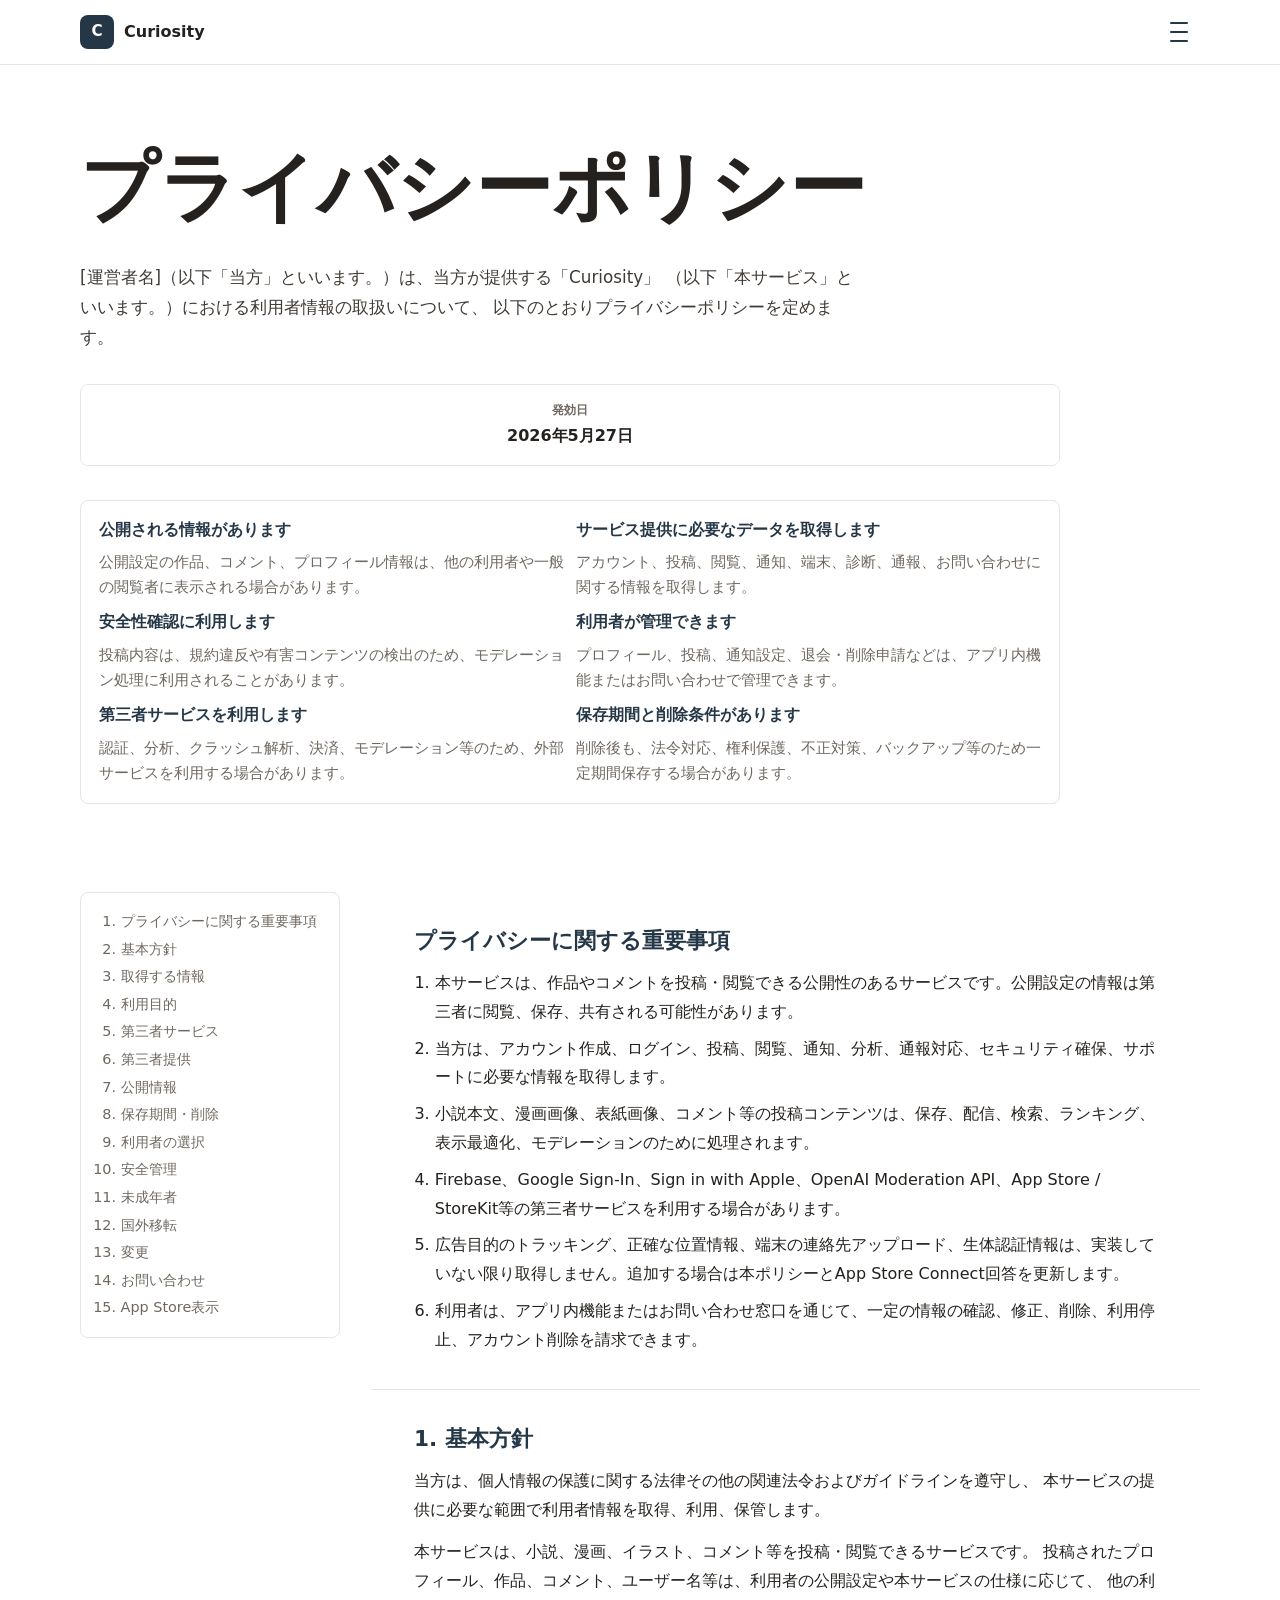
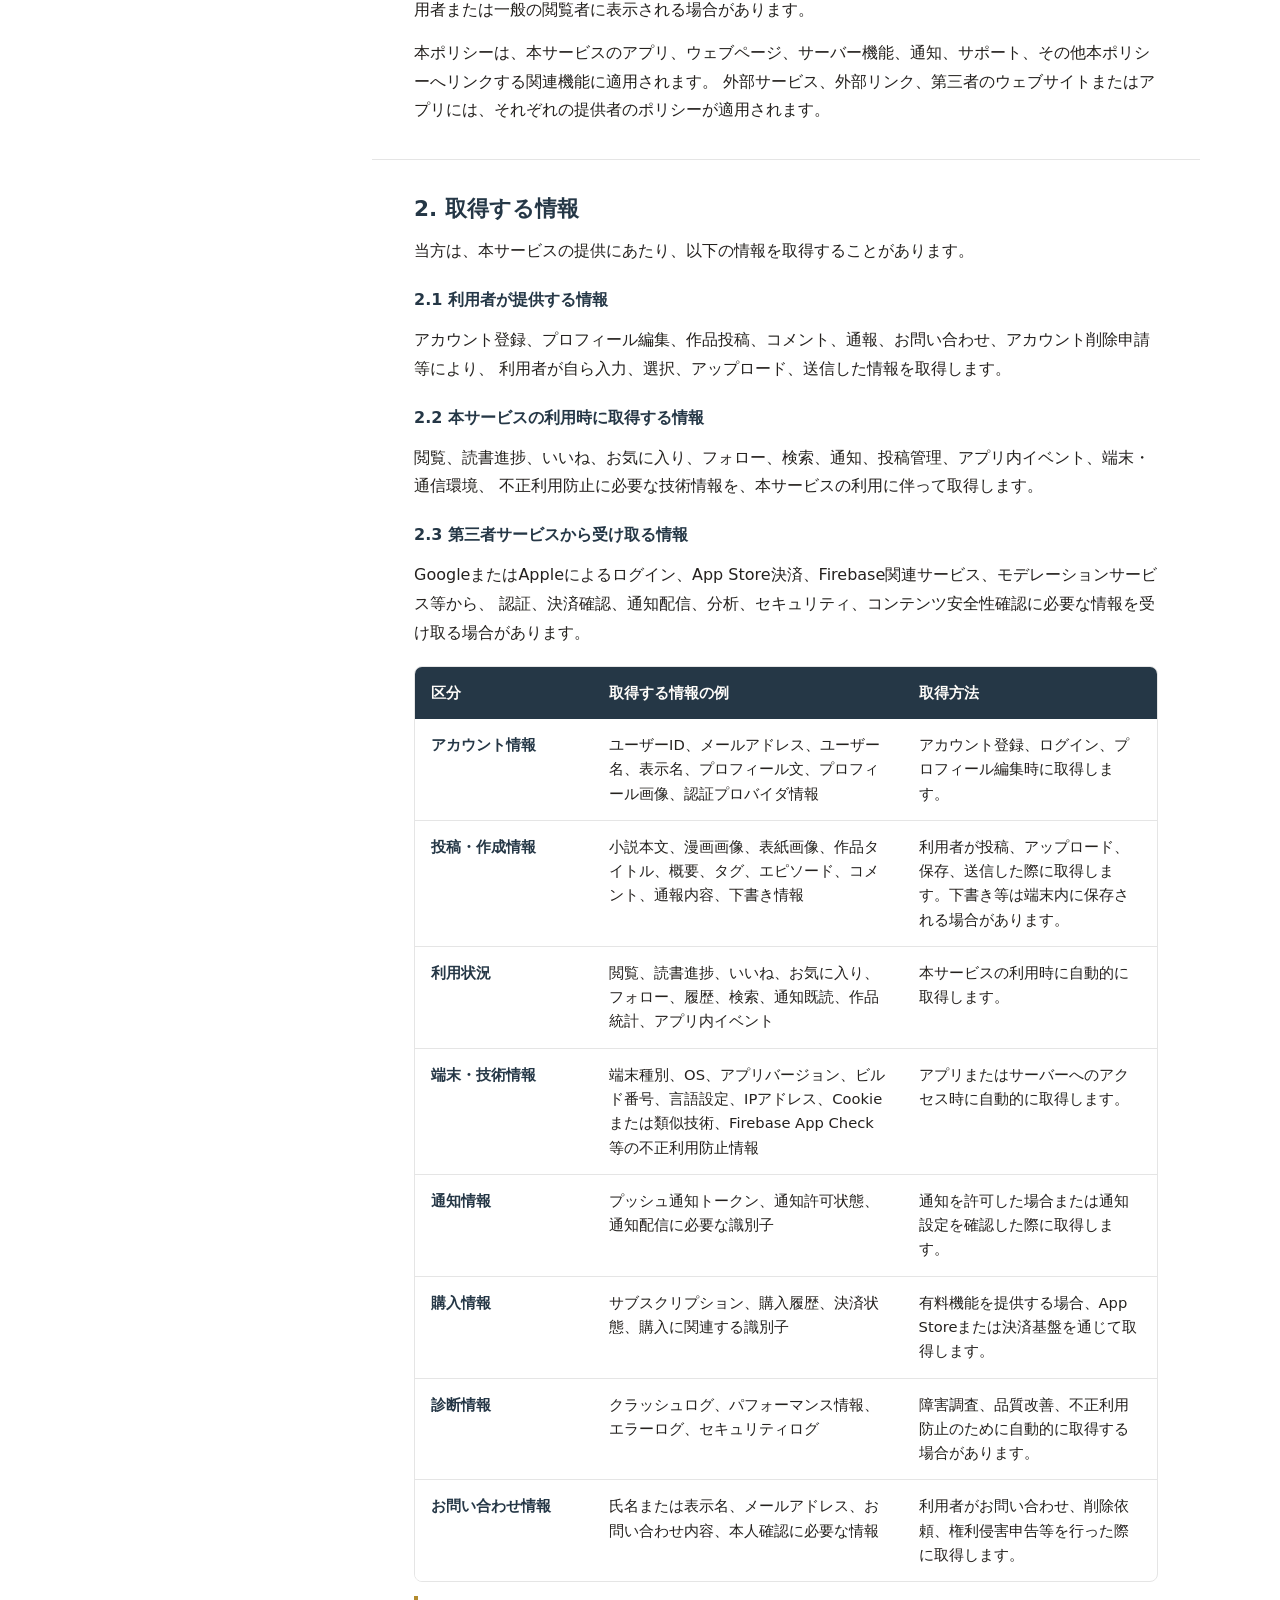
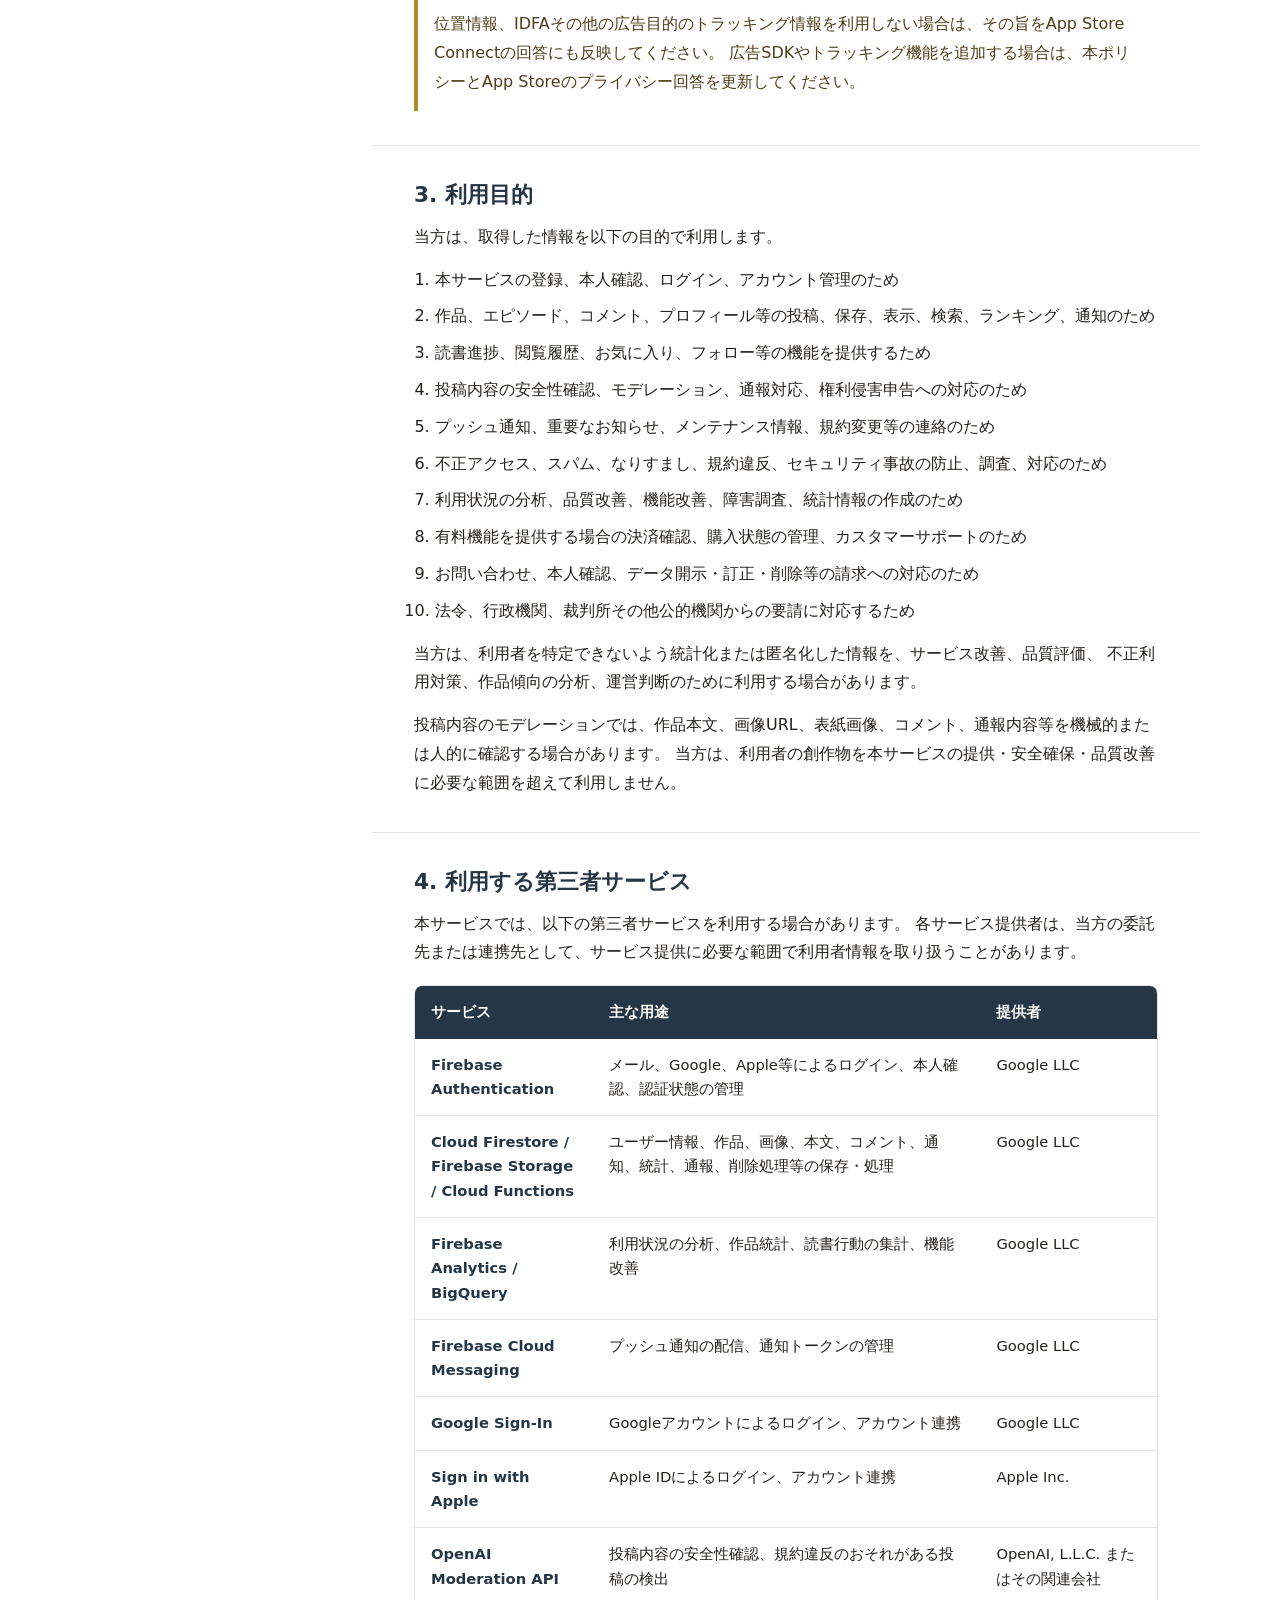
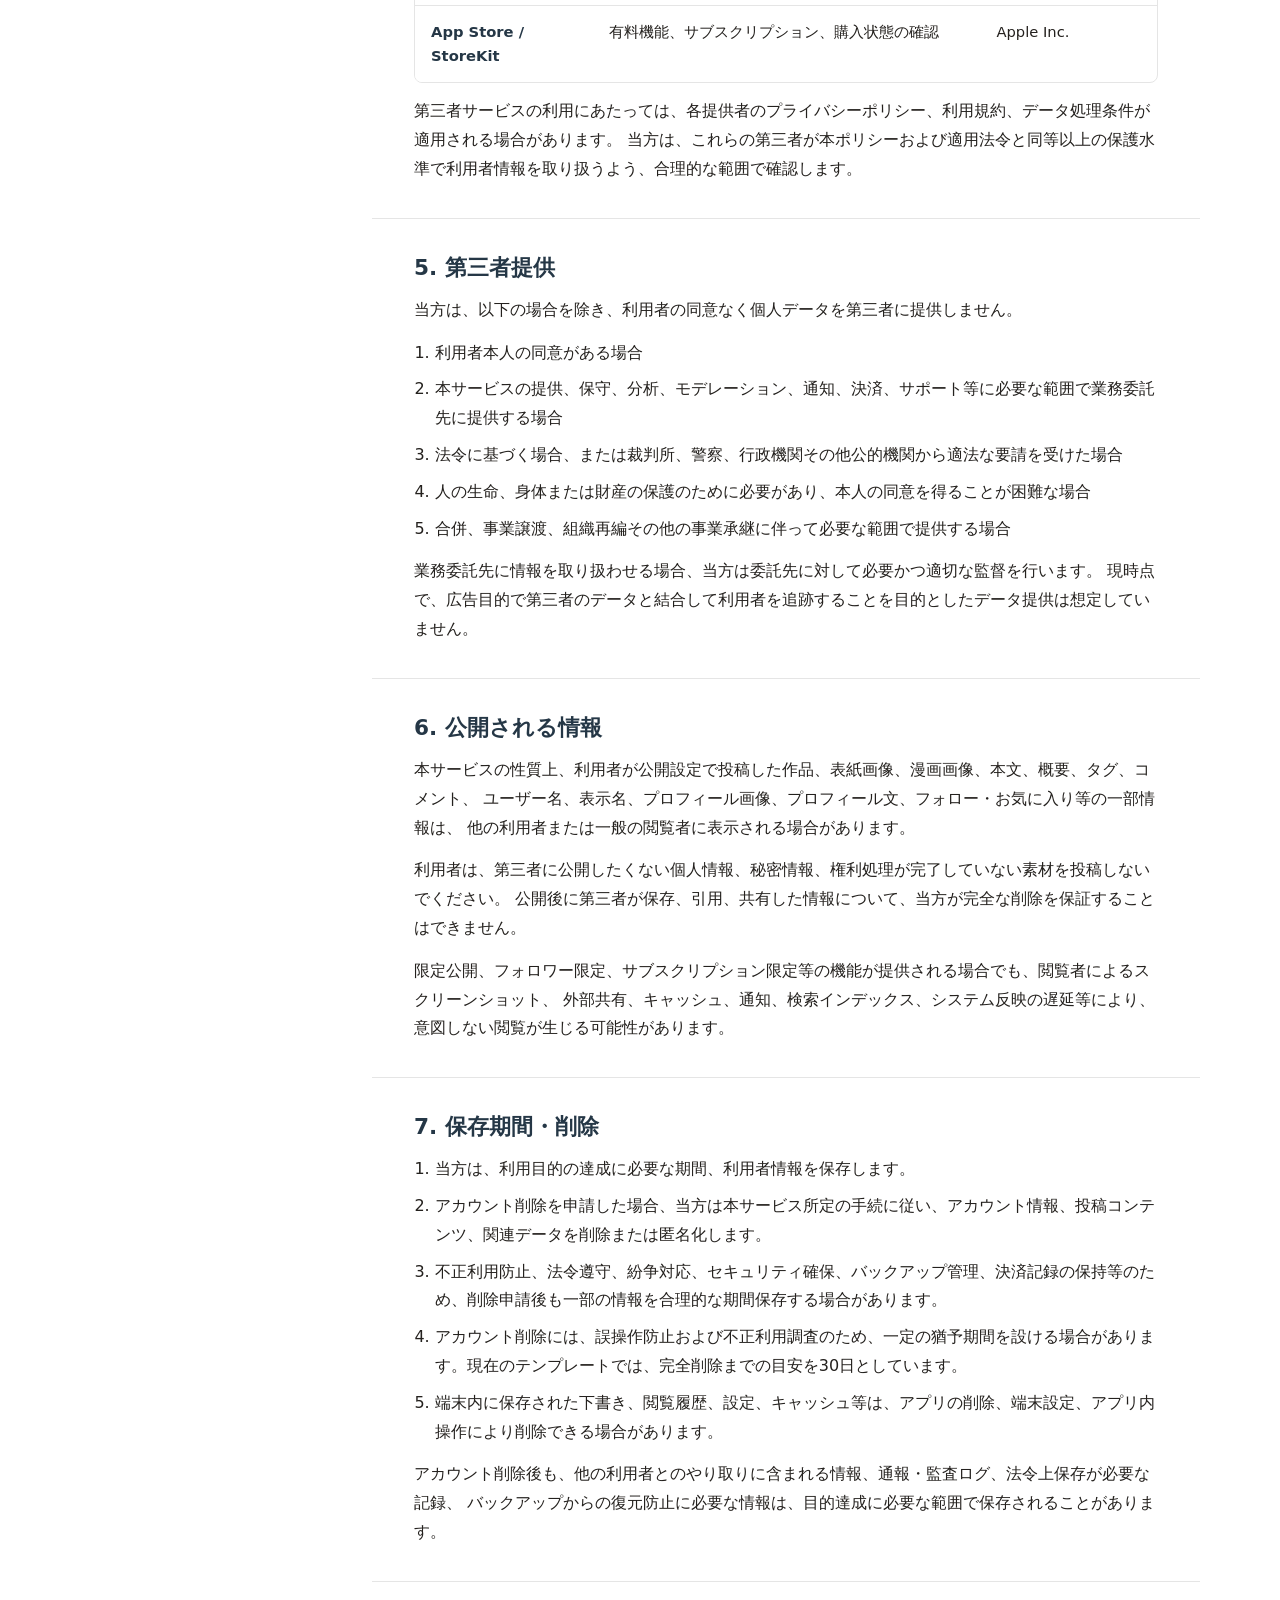
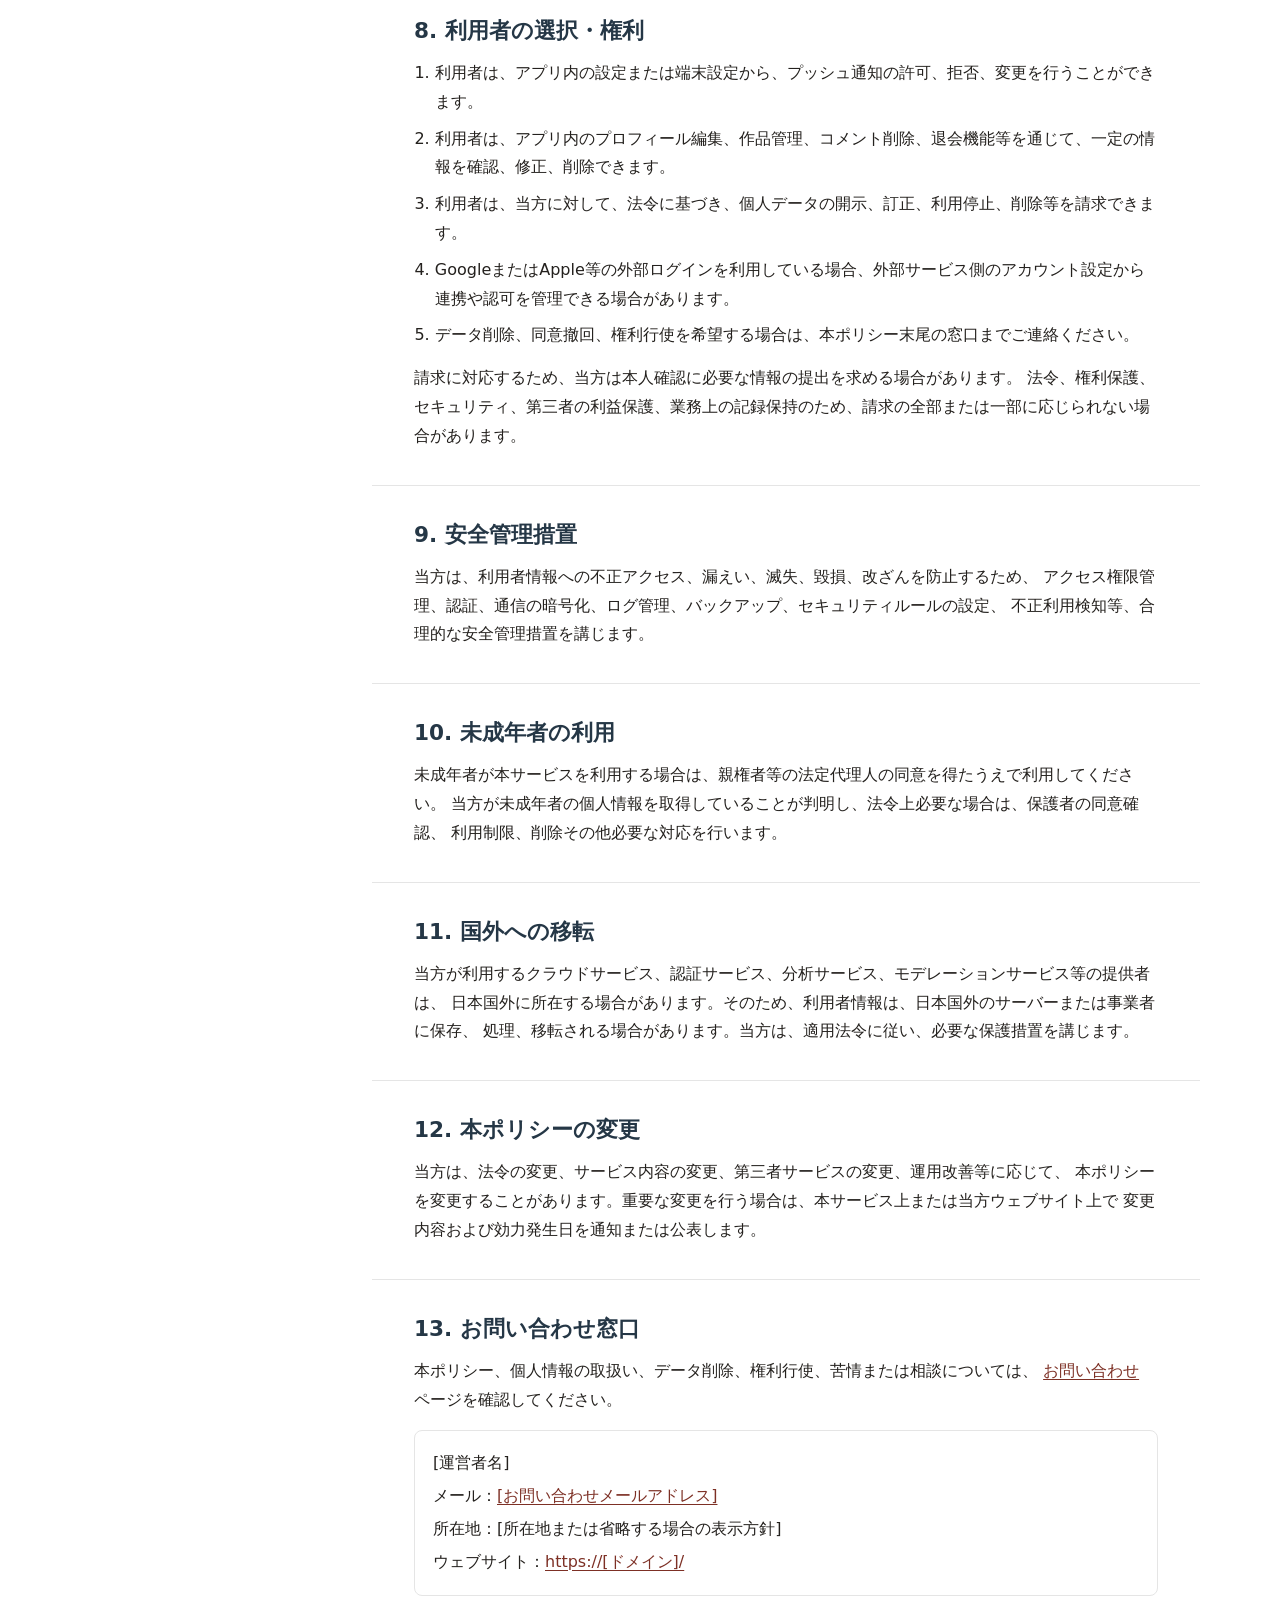
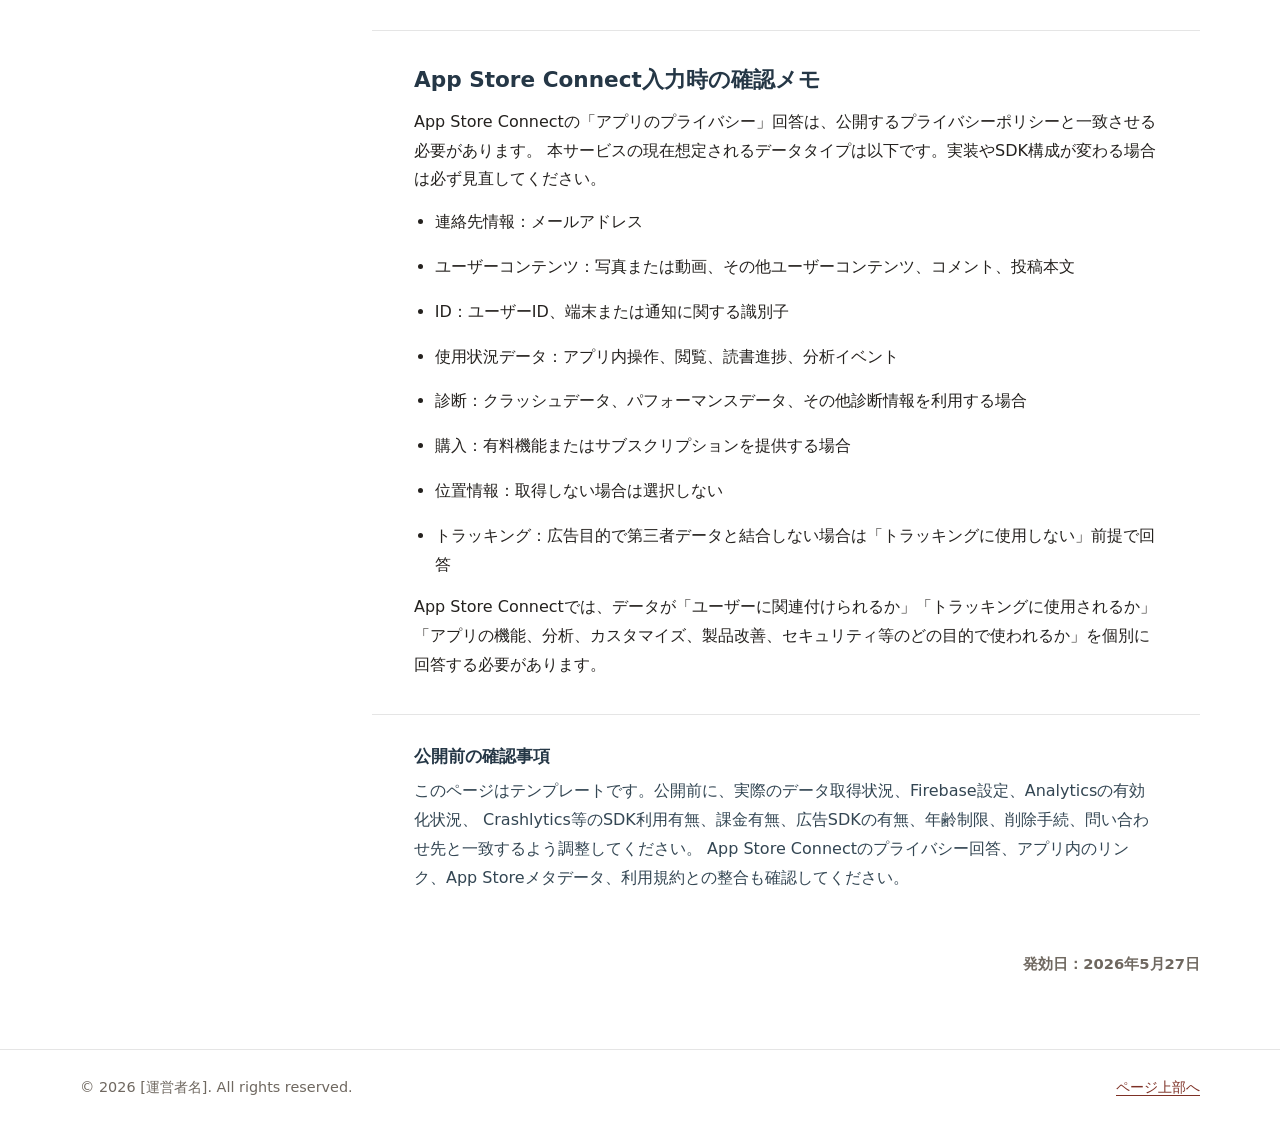
<file: privacy.html>
<!doctype html>
<html lang="ja">
  <head>
    <meta charset="utf-8">
    <meta name="viewport" content="width=device-width, initial-scale=1">
    <meta
      name="description"
      content="Curiosityのプライバシーポリシーです。収集する情報、利用目的、第三者サービス、データ削除方法を説明します。"
    >
    <title>Curiosity プライバシーポリシー</title>
    <link rel="stylesheet" href="./terms.css?v=20260529-meta4">
    <script src="./site.js?v=20260529-meta4" defer></script>
  </head>
  <body>
    <header class="site-header">
      <div class="header-inner">
        <a class="brand" href="./index.html" aria-label="Curiosity トップページ">
          <span class="brand-mark" aria-hidden="true">C</span>
          <span>Curiosity</span>
        </a>
        <button class="menu-toggle" type="button" aria-expanded="false" aria-controls="site-menu" aria-label="メニューを開く">
          <span class="menu-toggle-line" aria-hidden="true"></span>
          <span class="menu-toggle-line" aria-hidden="true"></span>
          <span class="menu-toggle-line" aria-hidden="true"></span>
        </button>
        <div class="menu-backdrop" data-menu-close hidden></div>
        <nav id="site-menu" class="site-menu" aria-label="サイトメニュー" hidden>
          <div class="site-menu-header">
            <p>Curiosity</p>
            <button class="menu-close" type="button" data-menu-close aria-label="メニューを閉じる">&times;</button>
          </div>
          <a href="./index.html">トップ</a>
          <a href="./support.html">ヘルプとサポート</a>
          <a href="./guidelines.html">コミュニティガイドライン</a>
          <a href="./privacy.html">プライバシーポリシー</a>
          <a href="./terms.html">利用規約</a>
          <a href="./contact.html">お問い合わせ</a>
        </nav>
      </div>
    </header>

    <main>
      <section class="hero" aria-labelledby="page-title">
        <div class="hero-inner">
          <h1 id="page-title">プライバシーポリシー</h1>
          <p class="lead">
            [運営者名]（以下「当方」といいます。）は、当方が提供する「Curiosity」
            （以下「本サービス」といいます。）における利用者情報の取扱いについて、
            以下のとおりプライバシーポリシーを定めます。
          </p>
          <dl class="meta-list">
            <div>
              <dt>発効日</dt>
              <dd><time datetime="2026-05-27">2026年5月27日</time></dd>
            </div>
          </dl>
          <section class="summary-panel" aria-labelledby="privacy-summary-title">
            <h2 id="privacy-summary-title">プライバシーに関する重要事項</h2>
            <div class="summary-grid">
              <article>
                <h3><a href="#section-6">公開される情報があります</a></h3>
                <p>公開設定の作品、コメント、プロフィール情報は、他の利用者や一般の閲覧者に表示される場合があります。</p>
              </article>
              <article>
                <h3><a href="#section-2">サービス提供に必要なデータを取得します</a></h3>
                <p>アカウント、投稿、閲覧、通知、端末、診断、通報、お問い合わせに関する情報を取得します。</p>
              </article>
              <article>
                <h3><a href="#section-3">安全性確認に利用します</a></h3>
                <p>投稿内容は、規約違反や有害コンテンツの検出のため、モデレーション処理に利用されることがあります。</p>
              </article>
              <article>
                <h3><a href="#section-8">利用者が管理できます</a></h3>
                <p>プロフィール、投稿、通知設定、退会・削除申請などは、アプリ内機能またはお問い合わせで管理できます。</p>
              </article>
              <article>
                <h3><a href="#section-4">第三者サービスを利用します</a></h3>
                <p>認証、分析、クラッシュ解析、決済、モデレーション等のため、外部サービスを利用する場合があります。</p>
              </article>
              <article>
                <h3><a href="#section-7">保存期間と削除条件があります</a></h3>
                <p>削除後も、法令対応、権利保護、不正対策、バックアップ等のため一定期間保存する場合があります。</p>
              </article>
            </div>
          </section>
        </div>
      </section>

      <div class="layout">
        <aside class="toc" aria-label="目次">
          <ol>
            <li><a href="#summary">プライバシーに関する重要事項</a></li>
            <li><a href="#section-1">基本方針</a></li>
            <li><a href="#section-2">取得する情報</a></li>
            <li><a href="#section-3">利用目的</a></li>
            <li><a href="#section-4">第三者サービス</a></li>
            <li><a href="#section-5">第三者提供</a></li>
            <li><a href="#section-6">公開情報</a></li>
            <li><a href="#section-7">保存期間・削除</a></li>
            <li><a href="#section-8">利用者の選択</a></li>
            <li><a href="#section-9">安全管理</a></li>
            <li><a href="#section-10">未成年者</a></li>
            <li><a href="#section-11">国外移転</a></li>
            <li><a href="#section-12">変更</a></li>
            <li><a href="#section-13">お問い合わせ</a></li>
            <li><a href="#app-store">App Store表示</a></li>
          </ol>
        </aside>

        <article class="terms-card">
          <section id="summary" class="terms-section">
            <h2>プライバシーに関する重要事項</h2>
            <ol>
              <li>本サービスは、作品やコメントを投稿・閲覧できる公開性のあるサービスです。公開設定の情報は第三者に閲覧、保存、共有される可能性があります。</li>
              <li>当方は、アカウント作成、ログイン、投稿、閲覧、通知、分析、通報対応、セキュリティ確保、サポートに必要な情報を取得します。</li>
              <li>小説本文、漫画画像、表紙画像、コメント等の投稿コンテンツは、保存、配信、検索、ランキング、表示最適化、モデレーションのために処理されます。</li>
              <li>Firebase、Google Sign-In、Sign in with Apple、OpenAI Moderation API、App Store / StoreKit等の第三者サービスを利用する場合があります。</li>
              <li>広告目的のトラッキング、正確な位置情報、端末の連絡先アップロード、生体認証情報は、実装していない限り取得しません。追加する場合は本ポリシーとApp Store Connect回答を更新します。</li>
              <li>利用者は、アプリ内機能またはお問い合わせ窓口を通じて、一定の情報の確認、修正、削除、利用停止、アカウント削除を請求できます。</li>
            </ol>
          </section>

          <section id="section-1" class="terms-section">
            <h2>1. 基本方針</h2>
            <p>
              当方は、個人情報の保護に関する法律その他の関連法令およびガイドラインを遵守し、
              本サービスの提供に必要な範囲で利用者情報を取得、利用、保管します。
            </p>
            <p>
              本サービスは、小説、漫画、イラスト、コメント等を投稿・閲覧できるサービスです。
              投稿されたプロフィール、作品、コメント、ユーザー名等は、利用者の公開設定や本サービスの仕様に応じて、
              他の利用者または一般の閲覧者に表示される場合があります。
            </p>
            <p>
              本ポリシーは、本サービスのアプリ、ウェブページ、サーバー機能、通知、サポート、その他本ポリシーへリンクする関連機能に適用されます。
              外部サービス、外部リンク、第三者のウェブサイトまたはアプリには、それぞれの提供者のポリシーが適用されます。
            </p>
          </section>

          <section id="section-2" class="terms-section">
            <h2>2. 取得する情報</h2>
            <p>当方は、本サービスの提供にあたり、以下の情報を取得することがあります。</p>
            <h3 class="subsection-title">2.1 利用者が提供する情報</h3>
            <p>
              アカウント登録、プロフィール編集、作品投稿、コメント、通報、お問い合わせ、アカウント削除申請等により、
              利用者が自ら入力、選択、アップロード、送信した情報を取得します。
            </p>
            <h3 class="subsection-title">2.2 本サービスの利用時に取得する情報</h3>
            <p>
              閲覧、読書進捗、いいね、お気に入り、フォロー、検索、通知、投稿管理、アプリ内イベント、端末・通信環境、
              不正利用防止に必要な技術情報を、本サービスの利用に伴って取得します。
            </p>
            <h3 class="subsection-title">2.3 第三者サービスから受け取る情報</h3>
            <p>
              GoogleまたはAppleによるログイン、App Store決済、Firebase関連サービス、モデレーションサービス等から、
              認証、決済確認、通知配信、分析、セキュリティ、コンテンツ安全性確認に必要な情報を受け取る場合があります。
            </p>
            <div class="table-wrap" role="region" aria-label="取得する情報の一覧" tabindex="0">
              <table class="policy-table">
                <thead>
                  <tr>
                    <th scope="col">区分</th>
                    <th scope="col">取得する情報の例</th>
                    <th scope="col">取得方法</th>
                  </tr>
                </thead>
                <tbody>
                  <tr>
                    <th scope="row">アカウント情報</th>
                    <td>ユーザーID、メールアドレス、ユーザー名、表示名、プロフィール文、プロフィール画像、認証プロバイダ情報</td>
                    <td>アカウント登録、ログイン、プロフィール編集時に取得します。</td>
                  </tr>
                  <tr>
                    <th scope="row">投稿・作成情報</th>
                    <td>小説本文、漫画画像、表紙画像、作品タイトル、概要、タグ、エピソード、コメント、通報内容、下書き情報</td>
                    <td>利用者が投稿、アップロード、保存、送信した際に取得します。下書き等は端末内に保存される場合があります。</td>
                  </tr>
                  <tr>
                    <th scope="row">利用状況</th>
                    <td>閲覧、読書進捗、いいね、お気に入り、フォロー、履歴、検索、通知既読、作品統計、アプリ内イベント</td>
                    <td>本サービスの利用時に自動的に取得します。</td>
                  </tr>
                  <tr>
                    <th scope="row">端末・技術情報</th>
                    <td>端末種別、OS、アプリバージョン、ビルド番号、言語設定、IPアドレス、Cookieまたは類似技術、Firebase App Check等の不正利用防止情報</td>
                    <td>アプリまたはサーバーへのアクセス時に自動的に取得します。</td>
                  </tr>
                  <tr>
                    <th scope="row">通知情報</th>
                    <td>プッシュ通知トークン、通知許可状態、通知配信に必要な識別子</td>
                    <td>通知を許可した場合または通知設定を確認した際に取得します。</td>
                  </tr>
                  <tr>
                    <th scope="row">購入情報</th>
                    <td>サブスクリプション、購入履歴、決済状態、購入に関連する識別子</td>
                    <td>有料機能を提供する場合、App Storeまたは決済基盤を通じて取得します。</td>
                  </tr>
                  <tr>
                    <th scope="row">診断情報</th>
                    <td>クラッシュログ、パフォーマンス情報、エラーログ、セキュリティログ</td>
                    <td>障害調査、品質改善、不正利用防止のために自動的に取得する場合があります。</td>
                  </tr>
                  <tr>
                    <th scope="row">お問い合わせ情報</th>
                    <td>氏名または表示名、メールアドレス、お問い合わせ内容、本人確認に必要な情報</td>
                    <td>利用者がお問い合わせ、削除依頼、権利侵害申告等を行った際に取得します。</td>
                  </tr>
                </tbody>
              </table>
            </div>
            <p class="note">
              位置情報、IDFAその他の広告目的のトラッキング情報を利用しない場合は、その旨をApp Store Connectの回答にも反映してください。
              広告SDKやトラッキング機能を追加する場合は、本ポリシーとApp Storeのプライバシー回答を更新してください。
            </p>
          </section>

          <section id="section-3" class="terms-section">
            <h2>3. 利用目的</h2>
            <p>当方は、取得した情報を以下の目的で利用します。</p>
            <ol>
              <li>本サービスの登録、本人確認、ログイン、アカウント管理のため</li>
              <li>作品、エピソード、コメント、プロフィール等の投稿、保存、表示、検索、ランキング、通知のため</li>
              <li>読書進捗、閲覧履歴、お気に入り、フォロー等の機能を提供するため</li>
              <li>投稿内容の安全性確認、モデレーション、通報対応、権利侵害申告への対応のため</li>
              <li>プッシュ通知、重要なお知らせ、メンテナンス情報、規約変更等の連絡のため</li>
              <li>不正アクセス、スパム、なりすまし、規約違反、セキュリティ事故の防止、調査、対応のため</li>
              <li>利用状況の分析、品質改善、機能改善、障害調査、統計情報の作成のため</li>
              <li>有料機能を提供する場合の決済確認、購入状態の管理、カスタマーサポートのため</li>
              <li>お問い合わせ、本人確認、データ開示・訂正・削除等の請求への対応のため</li>
              <li>法令、行政機関、裁判所その他公的機関からの要請に対応するため</li>
            </ol>
            <p>
              当方は、利用者を特定できないよう統計化または匿名化した情報を、サービス改善、品質評価、
              不正利用対策、作品傾向の分析、運営判断のために利用する場合があります。
            </p>
            <p>
              投稿内容のモデレーションでは、作品本文、画像URL、表紙画像、コメント、通報内容等を機械的または人的に確認する場合があります。
              当方は、利用者の創作物を本サービスの提供・安全確保・品質改善に必要な範囲を超えて利用しません。
            </p>
          </section>

          <section id="section-4" class="terms-section">
            <h2>4. 利用する第三者サービス</h2>
            <p>
              本サービスでは、以下の第三者サービスを利用する場合があります。
              各サービス提供者は、当方の委託先または連携先として、サービス提供に必要な範囲で利用者情報を取り扱うことがあります。
            </p>
            <div class="table-wrap" role="region" aria-label="第三者サービス一覧" tabindex="0">
              <table class="policy-table">
                <thead>
                  <tr>
                    <th scope="col">サービス</th>
                    <th scope="col">主な用途</th>
                    <th scope="col">提供者</th>
                  </tr>
                </thead>
                <tbody>
                  <tr>
                    <th scope="row">Firebase Authentication</th>
                    <td>メール、Google、Apple等によるログイン、本人確認、認証状態の管理</td>
                    <td>Google LLC</td>
                  </tr>
                  <tr>
                    <th scope="row">Cloud Firestore / Firebase Storage / Cloud Functions</th>
                    <td>ユーザー情報、作品、画像、本文、コメント、通知、統計、通報、削除処理等の保存・処理</td>
                    <td>Google LLC</td>
                  </tr>
                  <tr>
                    <th scope="row">Firebase Analytics / BigQuery</th>
                    <td>利用状況の分析、作品統計、読書行動の集計、機能改善</td>
                    <td>Google LLC</td>
                  </tr>
                  <tr>
                    <th scope="row">Firebase Cloud Messaging</th>
                    <td>プッシュ通知の配信、通知トークンの管理</td>
                    <td>Google LLC</td>
                  </tr>
                  <tr>
                    <th scope="row">Google Sign-In</th>
                    <td>Googleアカウントによるログイン、アカウント連携</td>
                    <td>Google LLC</td>
                  </tr>
                  <tr>
                    <th scope="row">Sign in with Apple</th>
                    <td>Apple IDによるログイン、アカウント連携</td>
                    <td>Apple Inc.</td>
                  </tr>
                  <tr>
                    <th scope="row">OpenAI Moderation API</th>
                    <td>投稿内容の安全性確認、規約違反のおそれがある投稿の検出</td>
                    <td>OpenAI, L.L.C. またはその関連会社</td>
                  </tr>
                  <tr>
                    <th scope="row">App Store / StoreKit</th>
                    <td>有料機能、サブスクリプション、購入状態の確認</td>
                    <td>Apple Inc.</td>
                  </tr>
                </tbody>
              </table>
            </div>
            <p>
              第三者サービスの利用にあたっては、各提供者のプライバシーポリシー、利用規約、データ処理条件が適用される場合があります。
              当方は、これらの第三者が本ポリシーおよび適用法令と同等以上の保護水準で利用者情報を取り扱うよう、合理的な範囲で確認します。
            </p>
          </section>

          <section id="section-5" class="terms-section">
            <h2>5. 第三者提供</h2>
            <p>
              当方は、以下の場合を除き、利用者の同意なく個人データを第三者に提供しません。
            </p>
            <ol>
              <li>利用者本人の同意がある場合</li>
              <li>本サービスの提供、保守、分析、モデレーション、通知、決済、サポート等に必要な範囲で業務委託先に提供する場合</li>
              <li>法令に基づく場合、または裁判所、警察、行政機関その他公的機関から適法な要請を受けた場合</li>
              <li>人の生命、身体または財産の保護のために必要があり、本人の同意を得ることが困難な場合</li>
              <li>合併、事業譲渡、組織再編その他の事業承継に伴って必要な範囲で提供する場合</li>
            </ol>
            <p>
              業務委託先に情報を取り扱わせる場合、当方は委託先に対して必要かつ適切な監督を行います。
              現時点で、広告目的で第三者のデータと結合して利用者を追跡することを目的としたデータ提供は想定していません。
            </p>
          </section>

          <section id="section-6" class="terms-section">
            <h2>6. 公開される情報</h2>
            <p>
              本サービスの性質上、利用者が公開設定で投稿した作品、表紙画像、漫画画像、本文、概要、タグ、コメント、
              ユーザー名、表示名、プロフィール画像、プロフィール文、フォロー・お気に入り等の一部情報は、
              他の利用者または一般の閲覧者に表示される場合があります。
            </p>
            <p>
              利用者は、第三者に公開したくない個人情報、秘密情報、権利処理が完了していない素材を投稿しないでください。
              公開後に第三者が保存、引用、共有した情報について、当方が完全な削除を保証することはできません。
            </p>
            <p>
              限定公開、フォロワー限定、サブスクリプション限定等の機能が提供される場合でも、閲覧者によるスクリーンショット、
              外部共有、キャッシュ、通知、検索インデックス、システム反映の遅延等により、意図しない閲覧が生じる可能性があります。
            </p>
          </section>

          <section id="section-7" class="terms-section">
            <h2>7. 保存期間・削除</h2>
            <ol>
              <li>当方は、利用目的の達成に必要な期間、利用者情報を保存します。</li>
              <li>アカウント削除を申請した場合、当方は本サービス所定の手続に従い、アカウント情報、投稿コンテンツ、関連データを削除または匿名化します。</li>
              <li>不正利用防止、法令遵守、紛争対応、セキュリティ確保、バックアップ管理、決済記録の保持等のため、削除申請後も一部の情報を合理的な期間保存する場合があります。</li>
              <li>アカウント削除には、誤操作防止および不正利用調査のため、一定の猶予期間を設ける場合があります。現在のテンプレートでは、完全削除までの目安を30日としています。</li>
              <li>端末内に保存された下書き、閲覧履歴、設定、キャッシュ等は、アプリの削除、端末設定、アプリ内操作により削除できる場合があります。</li>
            </ol>
            <p>
              アカウント削除後も、他の利用者とのやり取りに含まれる情報、通報・監査ログ、法令上保存が必要な記録、
              バックアップからの復元防止に必要な情報は、目的達成に必要な範囲で保存されることがあります。
            </p>
          </section>

          <section id="section-8" class="terms-section">
            <h2>8. 利用者の選択・権利</h2>
            <ol>
              <li>利用者は、アプリ内の設定または端末設定から、プッシュ通知の許可、拒否、変更を行うことができます。</li>
              <li>利用者は、アプリ内のプロフィール編集、作品管理、コメント削除、退会機能等を通じて、一定の情報を確認、修正、削除できます。</li>
              <li>利用者は、当方に対して、法令に基づき、個人データの開示、訂正、利用停止、削除等を請求できます。</li>
              <li>GoogleまたはApple等の外部ログインを利用している場合、外部サービス側のアカウント設定から連携や認可を管理できる場合があります。</li>
              <li>データ削除、同意撤回、権利行使を希望する場合は、本ポリシー末尾の窓口までご連絡ください。</li>
            </ol>
            <p>
              請求に対応するため、当方は本人確認に必要な情報の提出を求める場合があります。
              法令、権利保護、セキュリティ、第三者の利益保護、業務上の記録保持のため、請求の全部または一部に応じられない場合があります。
            </p>
          </section>

          <section id="section-9" class="terms-section">
            <h2>9. 安全管理措置</h2>
            <p>
              当方は、利用者情報への不正アクセス、漏えい、滅失、毀損、改ざんを防止するため、
              アクセス権限管理、認証、通信の暗号化、ログ管理、バックアップ、セキュリティルールの設定、
              不正利用検知等、合理的な安全管理措置を講じます。
            </p>
          </section>

          <section id="section-10" class="terms-section">
            <h2>10. 未成年者の利用</h2>
            <p>
              未成年者が本サービスを利用する場合は、親権者等の法定代理人の同意を得たうえで利用してください。
              当方が未成年者の個人情報を取得していることが判明し、法令上必要な場合は、保護者の同意確認、
              利用制限、削除その他必要な対応を行います。
            </p>
          </section>

          <section id="section-11" class="terms-section">
            <h2>11. 国外への移転</h2>
            <p>
              当方が利用するクラウドサービス、認証サービス、分析サービス、モデレーションサービス等の提供者は、
              日本国外に所在する場合があります。そのため、利用者情報は、日本国外のサーバーまたは事業者に保存、
              処理、移転される場合があります。当方は、適用法令に従い、必要な保護措置を講じます。
            </p>
          </section>

          <section id="section-12" class="terms-section">
            <h2>12. 本ポリシーの変更</h2>
            <p>
              当方は、法令の変更、サービス内容の変更、第三者サービスの変更、運用改善等に応じて、
              本ポリシーを変更することがあります。重要な変更を行う場合は、本サービス上または当方ウェブサイト上で
              変更内容および効力発生日を通知または公表します。
            </p>
          </section>

          <section id="section-13" class="terms-section">
            <h2>13. お問い合わせ窓口</h2>
            <p>
              本ポリシー、個人情報の取扱い、データ削除、権利行使、苦情または相談については、
              <a href="./contact.html">お問い合わせ</a> ページを確認してください。
            </p>
            <address class="contact-box">
              <span>[運営者名]</span>
              <span>メール：<a href="mailto:[お問い合わせメールアドレス]">[お問い合わせメールアドレス]</a></span>
              <span>所在地：[所在地または省略する場合の表示方針]</span>
              <span>ウェブサイト：<a href="https://[ドメイン]/">https://[ドメイン]/</a></span>
            </address>
          </section>

          <section id="app-store" class="terms-section">
            <h2>App Store Connect入力時の確認メモ</h2>
            <p>
              App Store Connectの「アプリのプライバシー」回答は、公開するプライバシーポリシーと一致させる必要があります。
              本サービスの現在想定されるデータタイプは以下です。実装やSDK構成が変わる場合は必ず見直してください。
            </p>
            <ul class="check-list">
              <li>連絡先情報：メールアドレス</li>
              <li>ユーザーコンテンツ：写真または動画、その他ユーザーコンテンツ、コメント、投稿本文</li>
              <li>ID：ユーザーID、端末または通知に関する識別子</li>
              <li>使用状況データ：アプリ内操作、閲覧、読書進捗、分析イベント</li>
              <li>診断：クラッシュデータ、パフォーマンスデータ、その他診断情報を利用する場合</li>
              <li>購入：有料機能またはサブスクリプションを提供する場合</li>
              <li>位置情報：取得しない場合は選択しない</li>
              <li>トラッキング：広告目的で第三者データと結合しない場合は「トラッキングに使用しない」前提で回答</li>
            </ul>
            <p>
              App Store Connectでは、データが「ユーザーに関連付けられるか」「トラッキングに使用されるか」
              「アプリの機能、分析、カスタマイズ、製品改善、セキュリティ等のどの目的で使われるか」を個別に回答する必要があります。
            </p>
          </section>

          <section class="template-note" aria-labelledby="template-note-title">
            <h2 id="template-note-title">公開前の確認事項</h2>
            <p>
              このページはテンプレートです。公開前に、実際のデータ取得状況、Firebase設定、Analyticsの有効化状況、
              Crashlytics等のSDK利用有無、課金有無、広告SDKの有無、年齢制限、削除手続、問い合わせ先と一致するよう調整してください。
              App Store Connectのプライバシー回答、アプリ内のリンク、App Storeメタデータ、利用規約との整合も確認してください。
            </p>
          </section>
          <p class="effective-note">発効日：<time datetime="2026-05-27">2026年5月27日</time></p>
        </article>
      </div>
    </main>

    <footer class="site-footer">
      <div class="footer-inner">
        <p>&copy; <span>2026</span> [運営者名]. All rights reserved.</p>
        <a href="#page-title">ページ上部へ</a>
      </div>
    </footer>
    <script>
      (() => {
        const root = document.documentElement;
        const header = document.querySelector(".site-header");
        const firstSection = document.querySelector(".terms-section");
        if (!header || !firstSection) return;

        const getAnchorMetrics = () => {
          const headerHeight = Math.ceil(header.getBoundingClientRect().height);
          const gap = parseFloat(getComputedStyle(root).getPropertyValue("--anchor-gap")) || 20;
          return { headerHeight, gap };
        };

        const updateAnchorOffset = () => {
          const { headerHeight, gap } = getAnchorMetrics();
          const sectionPadding = parseFloat(getComputedStyle(firstSection).paddingTop) || 0;
          const offset = Math.max(0, Math.ceil(headerHeight + gap - sectionPadding));
          root.style.setProperty("--anchor-offset", `${offset}px`);
        };

        const alignHashTarget = (behavior = "auto") => {
          if (!location.hash) return;
          const target = document.querySelector(location.hash);
          if (!target) return;
          const heading = target.matches(".terms-section") ? target.querySelector("h2") : target;
          const anchor = heading || target;
          const { headerHeight, gap } = getAnchorMetrics();
          const top = anchor.getBoundingClientRect().top + window.scrollY - headerHeight - gap;
          window.scrollTo({ top: Math.max(0, top), behavior });
        };

        updateAnchorOffset();
        document.addEventListener("click", (event) => {
          const link = event.target.closest('a[href^="#"]');
          if (!link) return;
          const hash = link.getAttribute("href");
          if (!hash || hash === "#") return;
          const target = document.querySelector(hash);
          if (!target) return;
          event.preventDefault();
          history.pushState(null, "", hash);
          updateAnchorOffset();
          alignHashTarget("smooth");
        });
        window.addEventListener("resize", updateAnchorOffset);
        window.addEventListener("orientationchange", () => requestAnimationFrame(updateAnchorOffset));
        window.addEventListener("load", () => {
          updateAnchorOffset();
          requestAnimationFrame(alignHashTarget);
        });
      })();
    </script>
  </body>
</html>
</file>
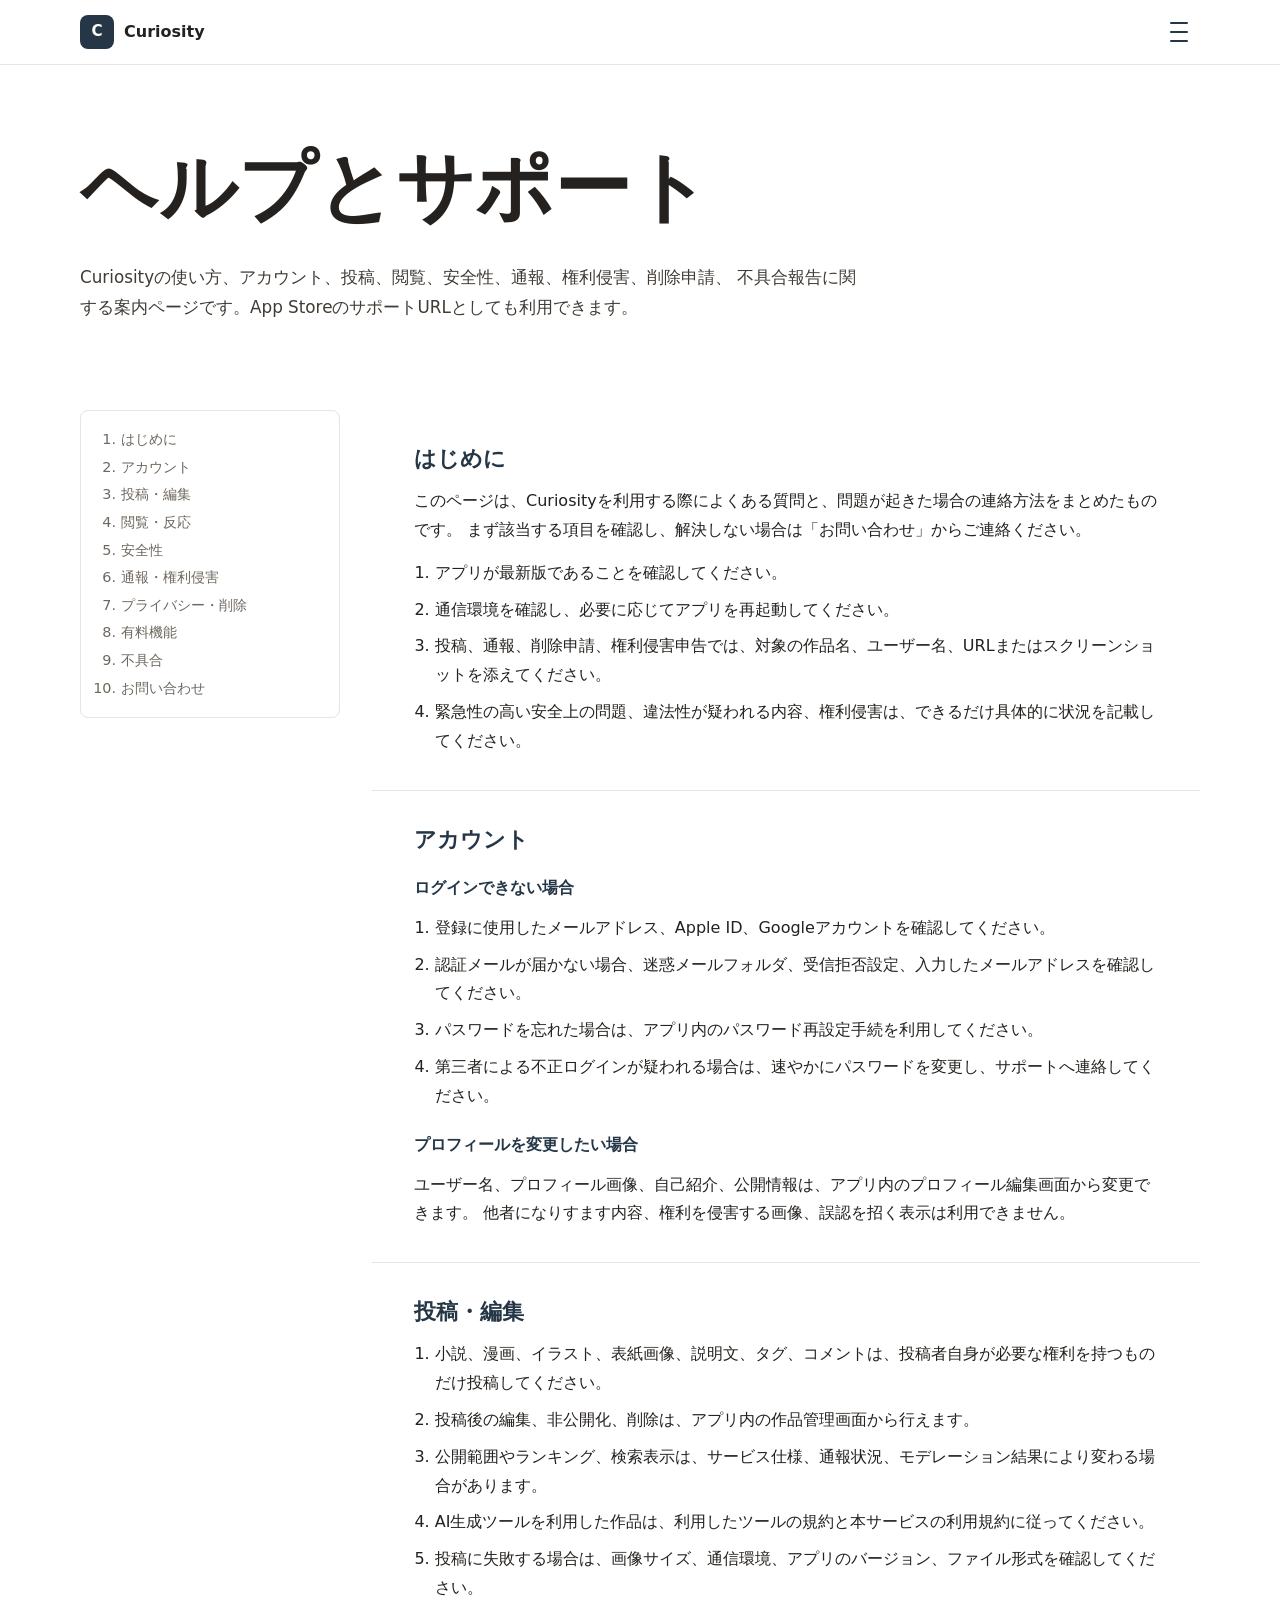
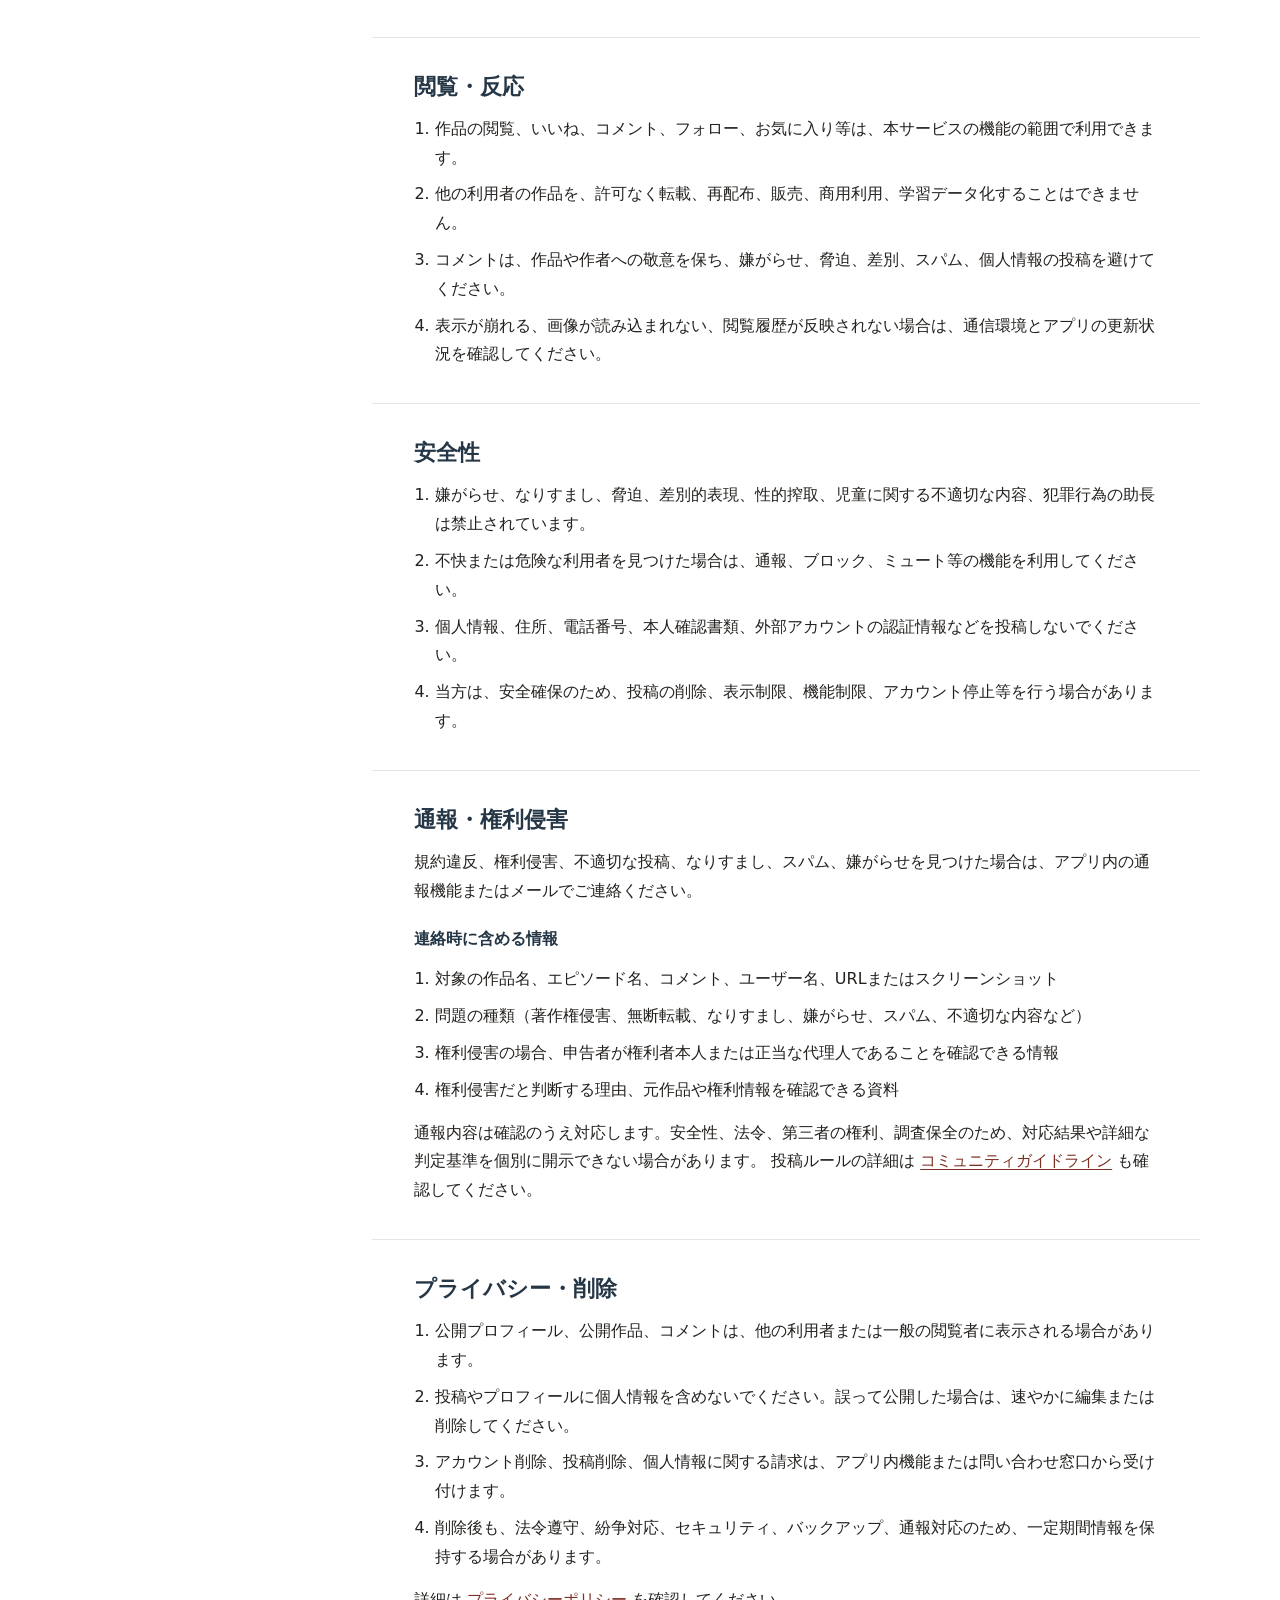
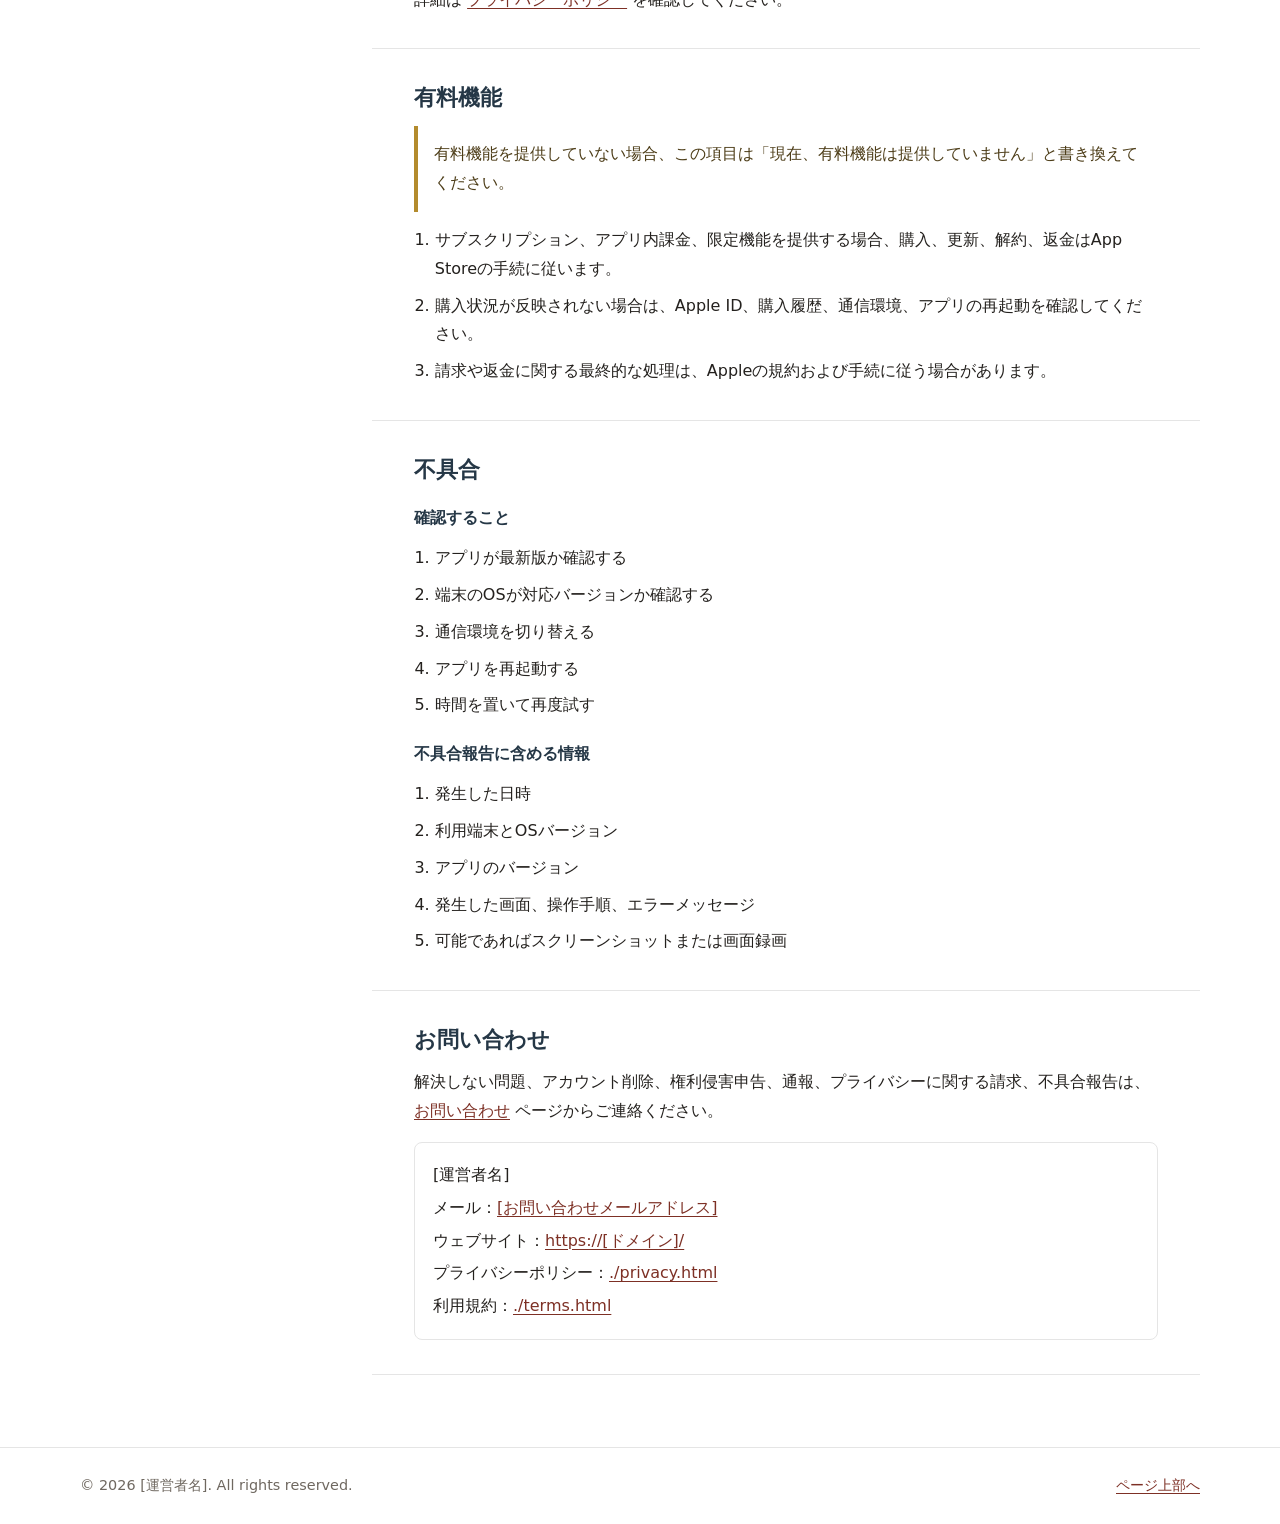
<file: support.html>
<!doctype html>
<html lang="ja">
  <head>
    <meta charset="utf-8">
    <meta name="viewport" content="width=device-width, initial-scale=1">
    <meta
      name="description"
      content="Curiosityのヘルプとサポートです。アカウント、投稿、閲覧、安全性、通報、権利侵害、削除、問い合わせ方法を案内します。"
    >
    <title>Curiosity ヘルプとサポート</title>
    <link rel="stylesheet" href="./terms.css?v=20260529-meta4">
    <script src="./site.js?v=20260529-meta4" defer></script>
  </head>
  <body>
    <header class="site-header">
      <div class="header-inner">
        <a class="brand" href="./index.html" aria-label="Curiosity トップページ">
          <span class="brand-mark" aria-hidden="true">C</span>
          <span>Curiosity</span>
        </a>
        <button class="menu-toggle" type="button" aria-expanded="false" aria-controls="site-menu" aria-label="メニューを開く">
          <span class="menu-toggle-line" aria-hidden="true"></span>
          <span class="menu-toggle-line" aria-hidden="true"></span>
          <span class="menu-toggle-line" aria-hidden="true"></span>
        </button>
        <div class="menu-backdrop" data-menu-close hidden></div>
        <nav id="site-menu" class="site-menu" aria-label="サイトメニュー" hidden>
          <div class="site-menu-header">
            <p>Curiosity</p>
            <button class="menu-close" type="button" data-menu-close aria-label="メニューを閉じる">&times;</button>
          </div>
          <a href="./index.html">トップ</a>
          <a href="./support.html">ヘルプとサポート</a>
          <a href="./guidelines.html">コミュニティガイドライン</a>
          <a href="./privacy.html">プライバシーポリシー</a>
          <a href="./terms.html">利用規約</a>
          <a href="./contact.html">お問い合わせ</a>
        </nav>
      </div>
    </header>

    <main>
      <section class="hero" aria-labelledby="page-title">
        <div class="hero-inner">
          <h1 id="page-title">ヘルプとサポート</h1>
          <p class="lead">
            Curiosityの使い方、アカウント、投稿、閲覧、安全性、通報、権利侵害、削除申請、
            不具合報告に関する案内ページです。App StoreのサポートURLとしても利用できます。
          </p>
        </div>
      </section>

      <div class="layout">
        <aside class="toc" aria-label="目次">
          <ol>
            <li><a href="#start">はじめに</a></li>
            <li><a href="#account">アカウント</a></li>
            <li><a href="#posting">投稿・編集</a></li>
            <li><a href="#reading">閲覧・反応</a></li>
            <li><a href="#safety">安全性</a></li>
            <li><a href="#reports">通報・権利侵害</a></li>
            <li><a href="#privacy">プライバシー・削除</a></li>
            <li><a href="#billing">有料機能</a></li>
            <li><a href="#troubleshooting">不具合</a></li>
            <li><a href="#contact">お問い合わせ</a></li>
          </ol>
        </aside>

        <article class="terms-card">
          <section id="start" class="terms-section">
            <h2>はじめに</h2>
            <p>
              このページは、Curiosityを利用する際によくある質問と、問題が起きた場合の連絡方法をまとめたものです。
              まず該当する項目を確認し、解決しない場合は「お問い合わせ」からご連絡ください。
            </p>
            <ol>
              <li>アプリが最新版であることを確認してください。</li>
              <li>通信環境を確認し、必要に応じてアプリを再起動してください。</li>
              <li>投稿、通報、削除申請、権利侵害申告では、対象の作品名、ユーザー名、URLまたはスクリーンショットを添えてください。</li>
              <li>緊急性の高い安全上の問題、違法性が疑われる内容、権利侵害は、できるだけ具体的に状況を記載してください。</li>
            </ol>
          </section>

          <section id="account" class="terms-section">
            <h2>アカウント</h2>
            <h3 class="subsection-title">ログインできない場合</h3>
            <ol>
              <li>登録に使用したメールアドレス、Apple ID、Googleアカウントを確認してください。</li>
              <li>認証メールが届かない場合、迷惑メールフォルダ、受信拒否設定、入力したメールアドレスを確認してください。</li>
              <li>パスワードを忘れた場合は、アプリ内のパスワード再設定手続を利用してください。</li>
              <li>第三者による不正ログインが疑われる場合は、速やかにパスワードを変更し、サポートへ連絡してください。</li>
            </ol>
            <h3 class="subsection-title">プロフィールを変更したい場合</h3>
            <p>
              ユーザー名、プロフィール画像、自己紹介、公開情報は、アプリ内のプロフィール編集画面から変更できます。
              他者になりすます内容、権利を侵害する画像、誤認を招く表示は利用できません。
            </p>
          </section>

          <section id="posting" class="terms-section">
            <h2>投稿・編集</h2>
            <ol>
              <li>小説、漫画、イラスト、表紙画像、説明文、タグ、コメントは、投稿者自身が必要な権利を持つものだけ投稿してください。</li>
              <li>投稿後の編集、非公開化、削除は、アプリ内の作品管理画面から行えます。</li>
              <li>公開範囲やランキング、検索表示は、サービス仕様、通報状況、モデレーション結果により変わる場合があります。</li>
              <li>AI生成ツールを利用した作品は、利用したツールの規約と本サービスの利用規約に従ってください。</li>
              <li>投稿に失敗する場合は、画像サイズ、通信環境、アプリのバージョン、ファイル形式を確認してください。</li>
            </ol>
          </section>

          <section id="reading" class="terms-section">
            <h2>閲覧・反応</h2>
            <ol>
              <li>作品の閲覧、いいね、コメント、フォロー、お気に入り等は、本サービスの機能の範囲で利用できます。</li>
              <li>他の利用者の作品を、許可なく転載、再配布、販売、商用利用、学習データ化することはできません。</li>
              <li>コメントは、作品や作者への敬意を保ち、嫌がらせ、脅迫、差別、スパム、個人情報の投稿を避けてください。</li>
              <li>表示が崩れる、画像が読み込まれない、閲覧履歴が反映されない場合は、通信環境とアプリの更新状況を確認してください。</li>
            </ol>
          </section>

          <section id="safety" class="terms-section">
            <h2>安全性</h2>
            <ol>
              <li>嫌がらせ、なりすまし、脅迫、差別的表現、性的搾取、児童に関する不適切な内容、犯罪行為の助長は禁止されています。</li>
              <li>不快または危険な利用者を見つけた場合は、通報、ブロック、ミュート等の機能を利用してください。</li>
              <li>個人情報、住所、電話番号、本人確認書類、外部アカウントの認証情報などを投稿しないでください。</li>
              <li>当方は、安全確保のため、投稿の削除、表示制限、機能制限、アカウント停止等を行う場合があります。</li>
            </ol>
          </section>

          <section id="reports" class="terms-section">
            <h2>通報・権利侵害</h2>
            <p>
              規約違反、権利侵害、不適切な投稿、なりすまし、スパム、嫌がらせを見つけた場合は、アプリ内の通報機能またはメールでご連絡ください。
            </p>
            <h3 class="subsection-title">連絡時に含める情報</h3>
            <ol>
              <li>対象の作品名、エピソード名、コメント、ユーザー名、URLまたはスクリーンショット</li>
              <li>問題の種類（著作権侵害、無断転載、なりすまし、嫌がらせ、スパム、不適切な内容など）</li>
              <li>権利侵害の場合、申告者が権利者本人または正当な代理人であることを確認できる情報</li>
              <li>権利侵害だと判断する理由、元作品や権利情報を確認できる資料</li>
            </ol>
            <p>
              通報内容は確認のうえ対応します。安全性、法令、第三者の権利、調査保全のため、対応結果や詳細な判定基準を個別に開示できない場合があります。
              投稿ルールの詳細は <a href="./guidelines.html">コミュニティガイドライン</a> も確認してください。
            </p>
          </section>

          <section id="privacy" class="terms-section">
            <h2>プライバシー・削除</h2>
            <ol>
              <li>公開プロフィール、公開作品、コメントは、他の利用者または一般の閲覧者に表示される場合があります。</li>
              <li>投稿やプロフィールに個人情報を含めないでください。誤って公開した場合は、速やかに編集または削除してください。</li>
              <li>アカウント削除、投稿削除、個人情報に関する請求は、アプリ内機能または問い合わせ窓口から受け付けます。</li>
              <li>削除後も、法令遵守、紛争対応、セキュリティ、バックアップ、通報対応のため、一定期間情報を保持する場合があります。</li>
            </ol>
            <p>
              詳細は <a href="./privacy.html">プライバシーポリシー</a> を確認してください。
            </p>
          </section>

          <section id="billing" class="terms-section">
            <h2>有料機能</h2>
            <p class="note">
              有料機能を提供していない場合、この項目は「現在、有料機能は提供していません」と書き換えてください。
            </p>
            <ol>
              <li>サブスクリプション、アプリ内課金、限定機能を提供する場合、購入、更新、解約、返金はApp Storeの手続に従います。</li>
              <li>購入状況が反映されない場合は、Apple ID、購入履歴、通信環境、アプリの再起動を確認してください。</li>
              <li>請求や返金に関する最終的な処理は、Appleの規約および手続に従う場合があります。</li>
            </ol>
          </section>

          <section id="troubleshooting" class="terms-section">
            <h2>不具合</h2>
            <h3 class="subsection-title">確認すること</h3>
            <ol>
              <li>アプリが最新版か確認する</li>
              <li>端末のOSが対応バージョンか確認する</li>
              <li>通信環境を切り替える</li>
              <li>アプリを再起動する</li>
              <li>時間を置いて再度試す</li>
            </ol>
            <h3 class="subsection-title">不具合報告に含める情報</h3>
            <ol>
              <li>発生した日時</li>
              <li>利用端末とOSバージョン</li>
              <li>アプリのバージョン</li>
              <li>発生した画面、操作手順、エラーメッセージ</li>
              <li>可能であればスクリーンショットまたは画面録画</li>
            </ol>
          </section>

          <section id="contact" class="terms-section">
            <h2>お問い合わせ</h2>
            <p>
              解決しない問題、アカウント削除、権利侵害申告、通報、プライバシーに関する請求、不具合報告は、
              <a href="./contact.html">お問い合わせ</a> ページからご連絡ください。
            </p>
            <address class="contact-box">
              <span>[運営者名]</span>
              <span>メール：<a href="mailto:[お問い合わせメールアドレス]">[お問い合わせメールアドレス]</a></span>
              <span>ウェブサイト：<a href="https://[ドメイン]/">https://[ドメイン]/</a></span>
              <span>プライバシーポリシー：<a href="./privacy.html">./privacy.html</a></span>
              <span>利用規約：<a href="./terms.html">./terms.html</a></span>
            </address>
          </section>
        </article>
      </div>
    </main>

    <footer class="site-footer">
      <div class="footer-inner">
        <p>&copy; <span>2026</span> [運営者名]. All rights reserved.</p>
        <a href="#page-title">ページ上部へ</a>
      </div>
    </footer>
    <script>
      (() => {
        const root = document.documentElement;
        const header = document.querySelector(".site-header");
        const firstSection = document.querySelector(".terms-section");
        if (!header || !firstSection) return;

        const getAnchorMetrics = () => {
          const headerHeight = Math.ceil(header.getBoundingClientRect().height);
          const gap = parseFloat(getComputedStyle(root).getPropertyValue("--anchor-gap")) || 20;
          return { headerHeight, gap };
        };

        const updateAnchorOffset = () => {
          const { headerHeight, gap } = getAnchorMetrics();
          const sectionPadding = parseFloat(getComputedStyle(firstSection).paddingTop) || 0;
          const offset = Math.max(0, Math.ceil(headerHeight + gap - sectionPadding));
          root.style.setProperty("--anchor-offset", `${offset}px`);
        };

        const alignHashTarget = (behavior = "auto") => {
          if (!location.hash) return;
          const target = document.querySelector(location.hash);
          if (!target) return;
          const heading = target.matches(".terms-section") ? target.querySelector("h2") : target;
          const anchor = heading || target;
          const { headerHeight, gap } = getAnchorMetrics();
          const top = anchor.getBoundingClientRect().top + window.scrollY - headerHeight - gap;
          window.scrollTo({ top: Math.max(0, top), behavior });
        };

        updateAnchorOffset();
        document.addEventListener("click", (event) => {
          const link = event.target.closest('a[href^="#"]');
          if (!link) return;
          const hash = link.getAttribute("href");
          if (!hash || hash === "#") return;
          const target = document.querySelector(hash);
          if (!target) return;
          event.preventDefault();
          history.pushState(null, "", hash);
          updateAnchorOffset();
          alignHashTarget("smooth");
        });
        window.addEventListener("resize", updateAnchorOffset);
        window.addEventListener("orientationchange", () => requestAnimationFrame(updateAnchorOffset));
        window.addEventListener("load", () => {
          updateAnchorOffset();
          requestAnimationFrame(alignHashTarget);
        });
      })();
    </script>
  </body>
</html>
</file>
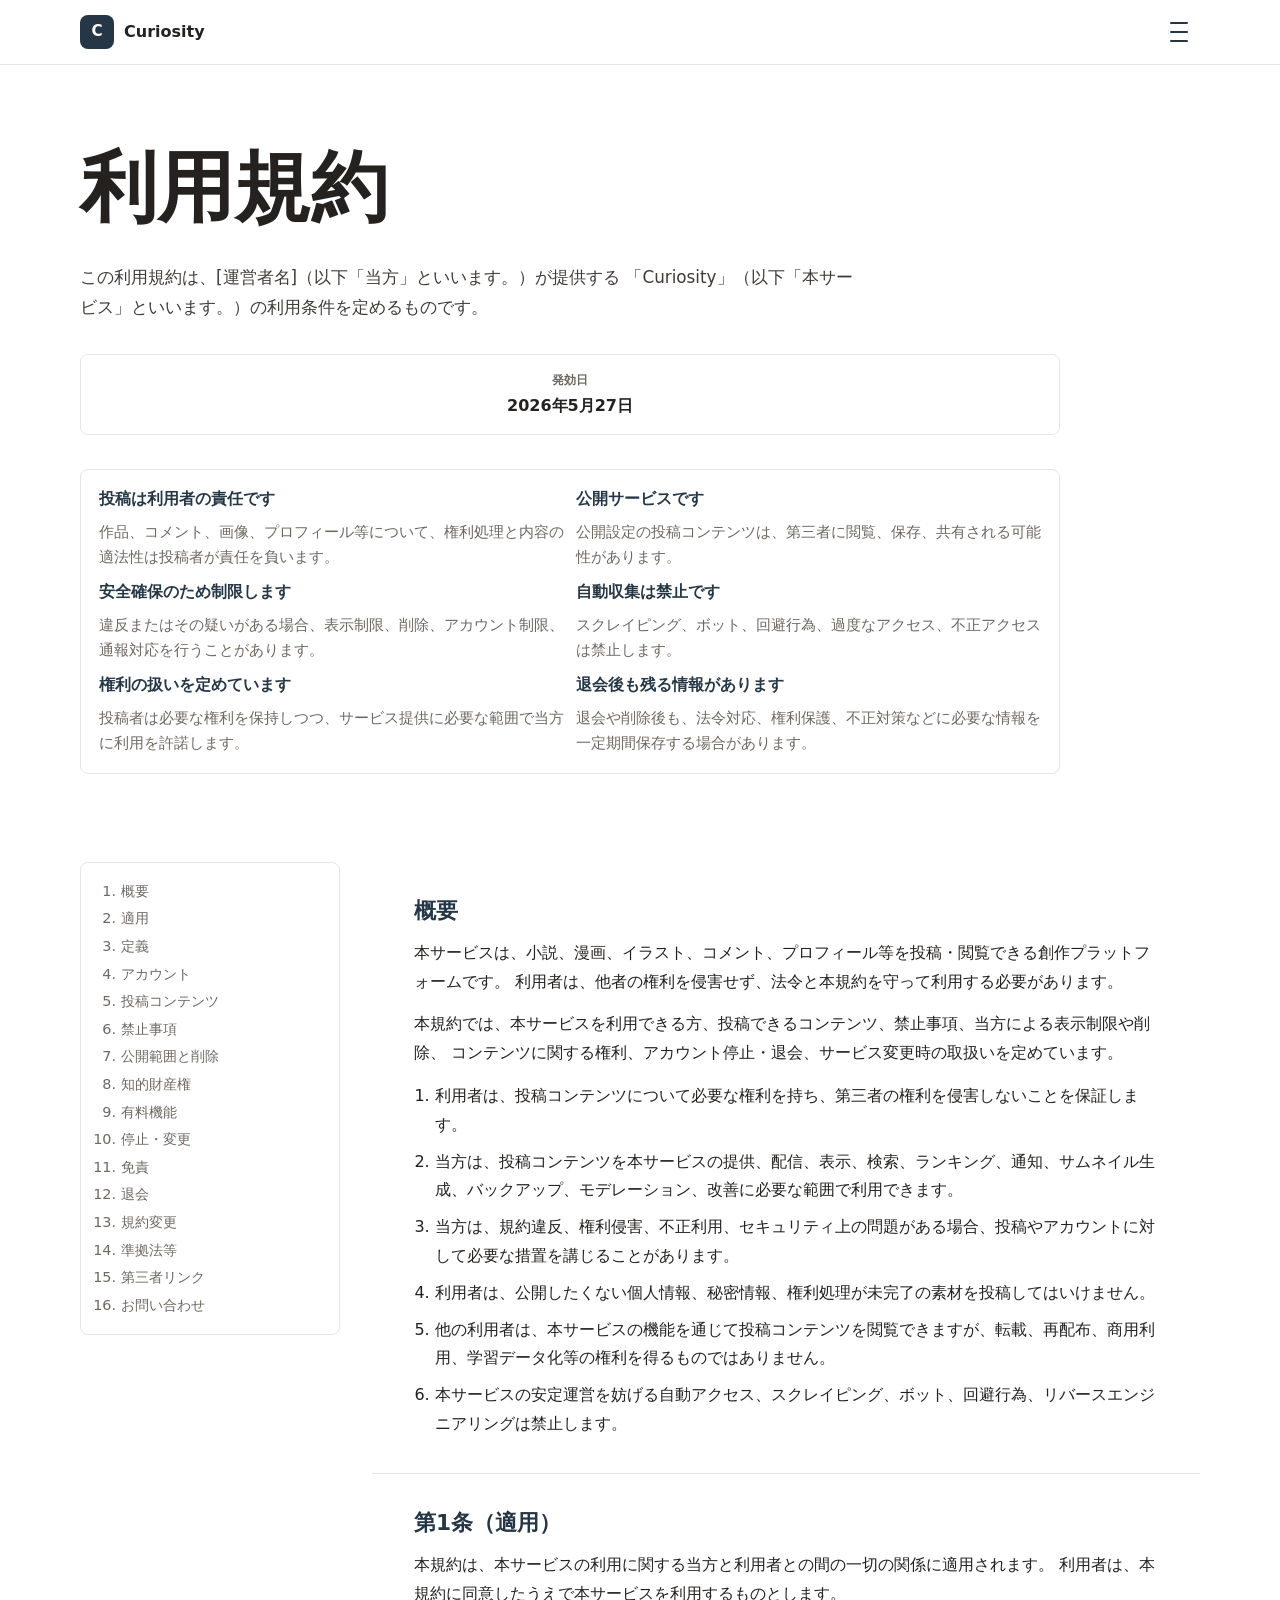
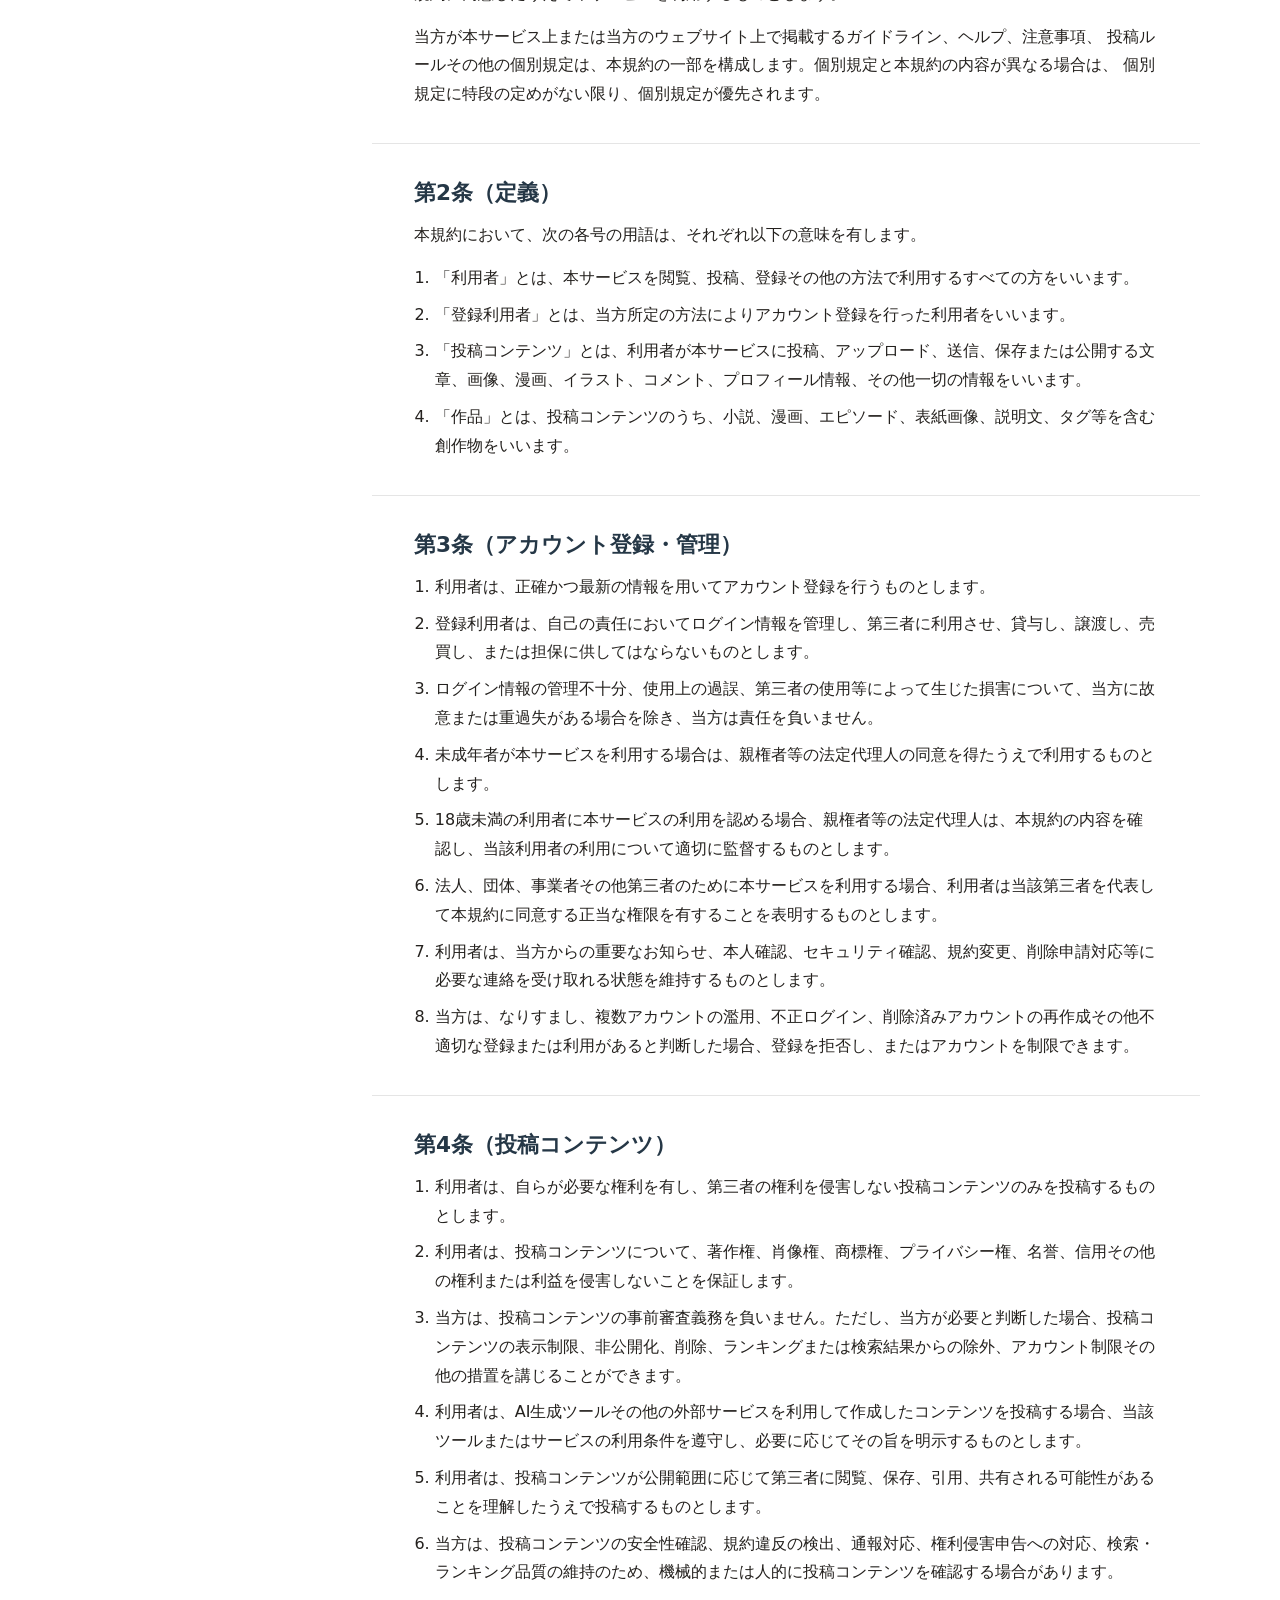
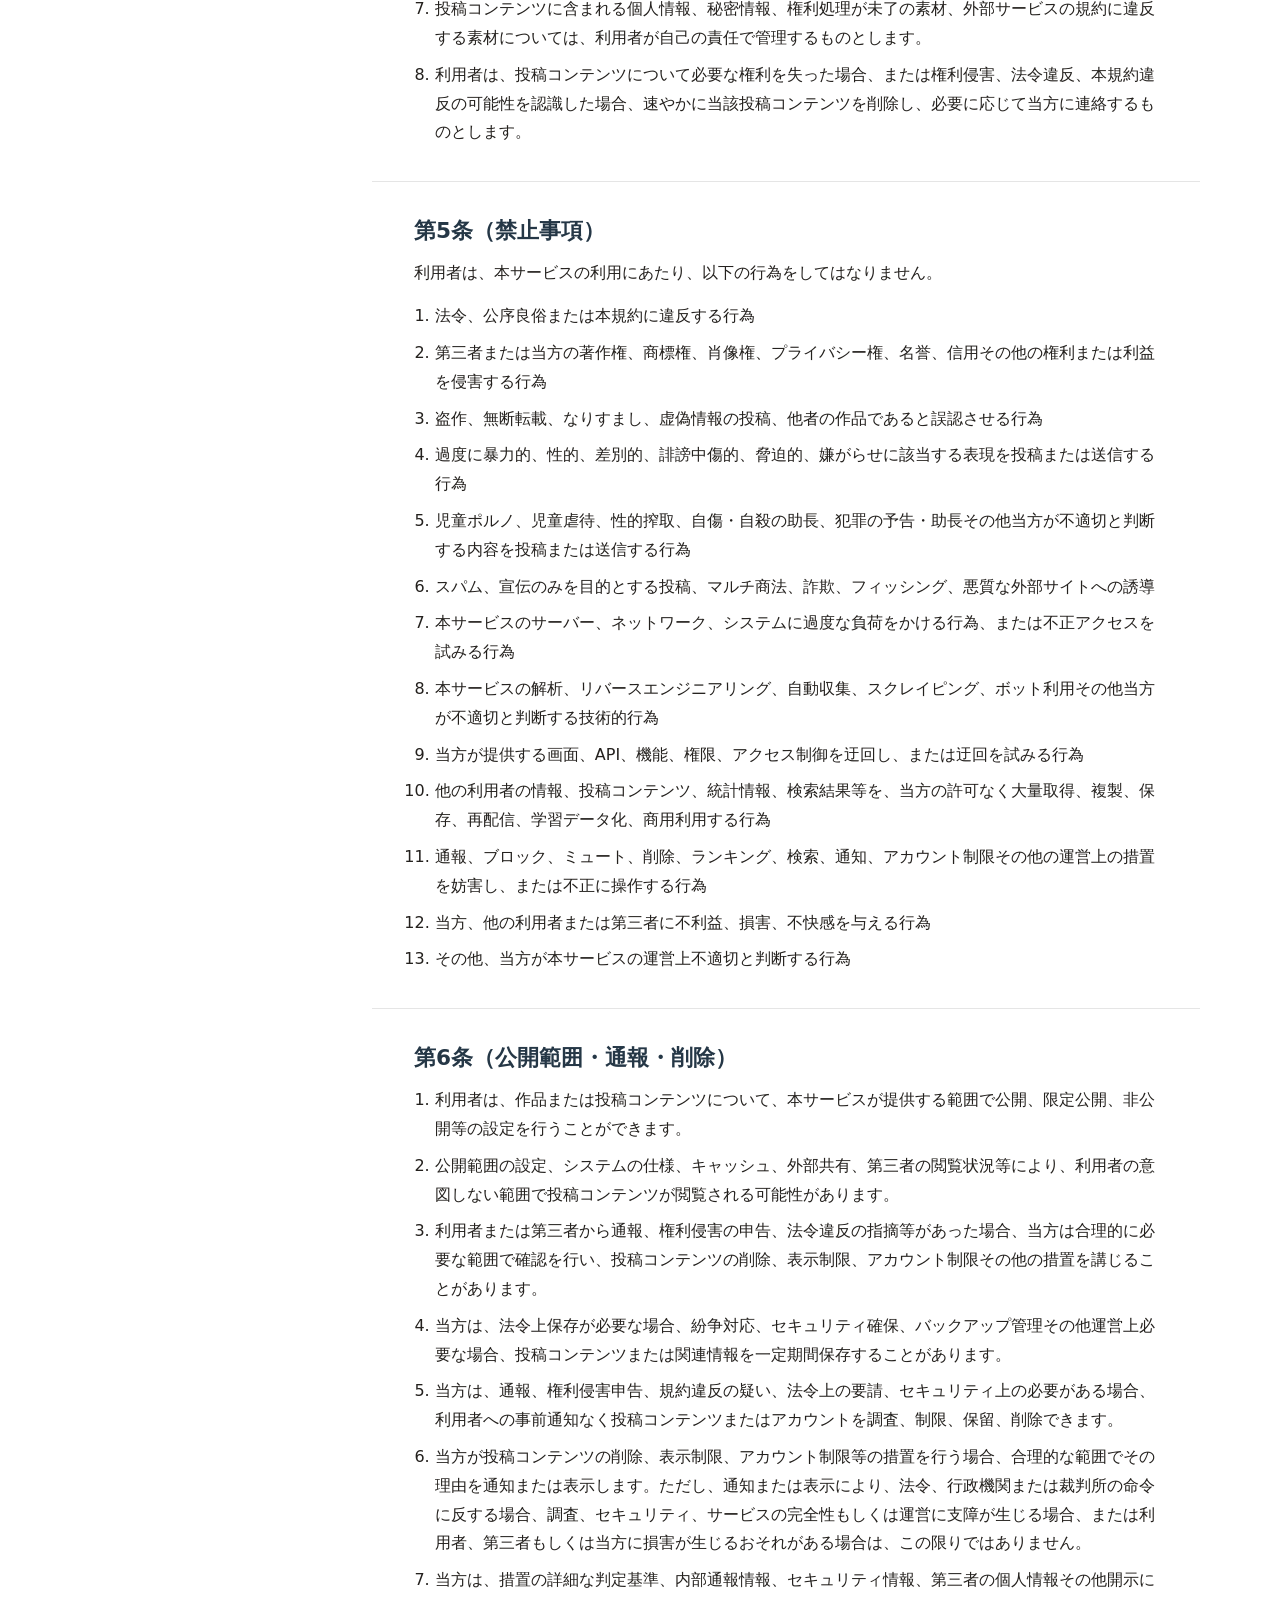
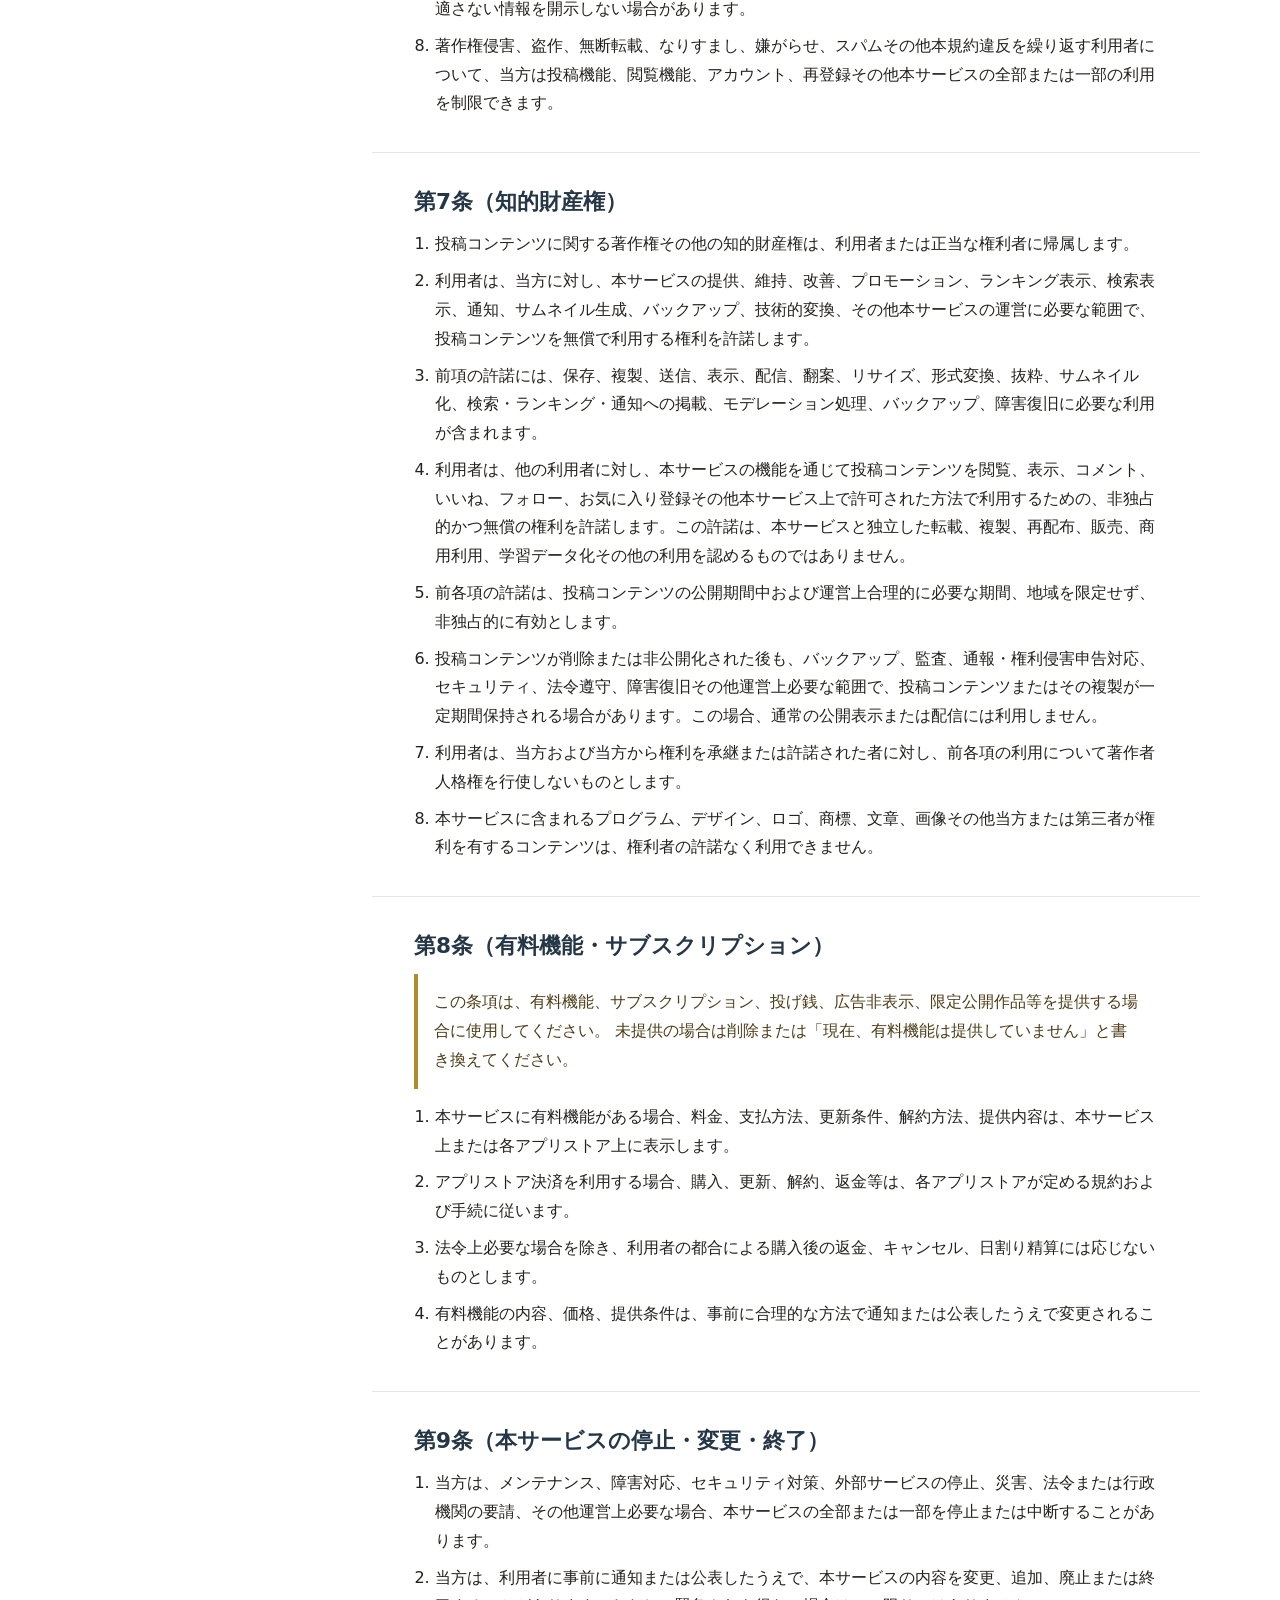
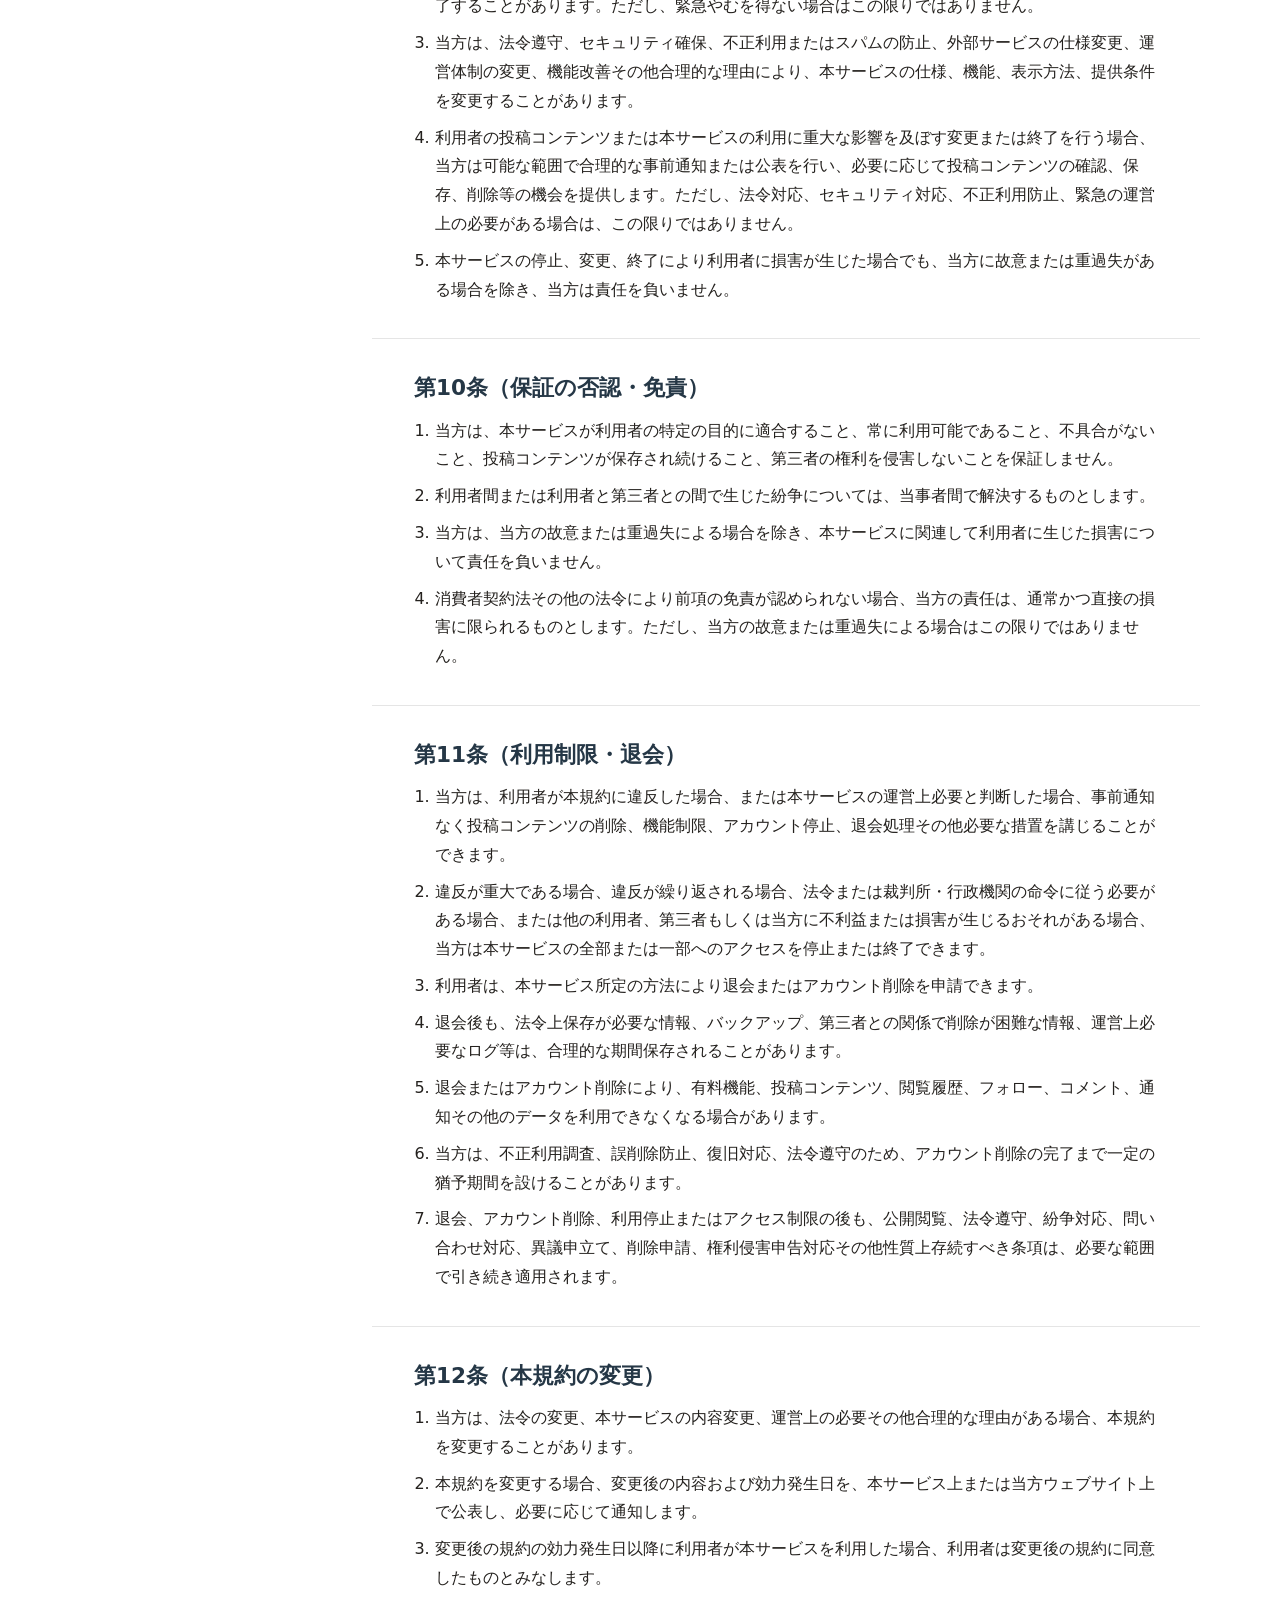
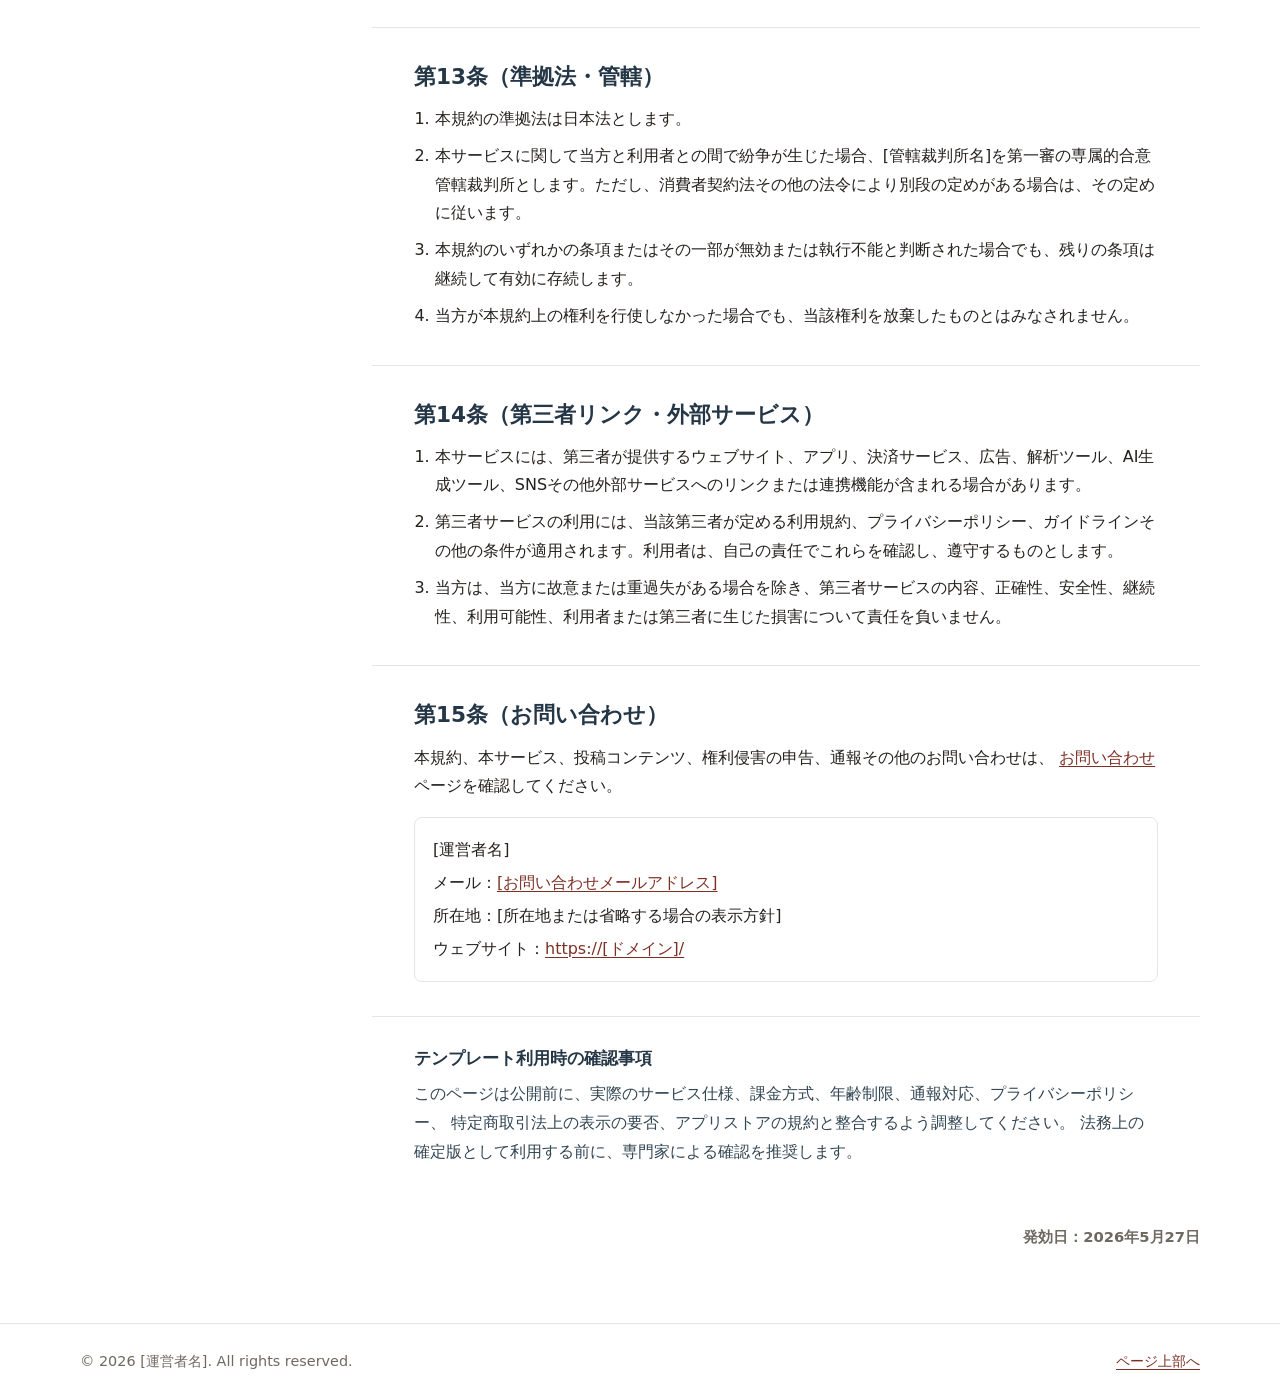
<file: terms.html>
<!doctype html>
<html lang="ja">
  <head>
    <meta charset="utf-8">
    <meta name="viewport" content="width=device-width, initial-scale=1">
    <meta
      name="description"
      content="Curiosityの利用規約です。小説・漫画等の投稿、閲覧、コメント、アカウント管理に関する条件を定めます。"
    >
    <title>Curiosity 利用規約</title>
    <link rel="stylesheet" href="./terms.css?v=20260529-meta4">
    <script src="./site.js?v=20260529-meta4" defer></script>
  </head>
  <body>
    <header class="site-header">
      <div class="header-inner">
        <a class="brand" href="./index.html" aria-label="Curiosity トップページ">
          <span class="brand-mark" aria-hidden="true">C</span>
          <span>Curiosity</span>
        </a>
        <button class="menu-toggle" type="button" aria-expanded="false" aria-controls="site-menu" aria-label="メニューを開く">
          <span class="menu-toggle-line" aria-hidden="true"></span>
          <span class="menu-toggle-line" aria-hidden="true"></span>
          <span class="menu-toggle-line" aria-hidden="true"></span>
        </button>
        <div class="menu-backdrop" data-menu-close hidden></div>
        <nav id="site-menu" class="site-menu" aria-label="サイトメニュー" hidden>
          <div class="site-menu-header">
            <p>Curiosity</p>
            <button class="menu-close" type="button" data-menu-close aria-label="メニューを閉じる">&times;</button>
          </div>
          <a href="./index.html">トップ</a>
          <a href="./support.html">ヘルプとサポート</a>
          <a href="./guidelines.html">コミュニティガイドライン</a>
          <a href="./privacy.html">プライバシーポリシー</a>
          <a href="./terms.html">利用規約</a>
          <a href="./contact.html">お問い合わせ</a>
        </nav>
      </div>
    </header>

    <main>
      <section class="hero" aria-labelledby="page-title">
        <div class="hero-inner">
          <h1 id="page-title">利用規約</h1>
          <p class="lead">
            この利用規約は、[運営者名]（以下「当方」といいます。）が提供する
            「Curiosity」（以下「本サービス」といいます。）の利用条件を定めるものです。
          </p>
          <dl class="meta-list">
            <div>
              <dt>発効日</dt>
              <dd><time datetime="2026-05-27">2026年5月27日</time></dd>
            </div>
          </dl>
          <section class="summary-panel" aria-labelledby="terms-summary-title">
            <h2 id="terms-summary-title">重要事項の概要</h2>
            <div class="summary-grid">
              <article>
                <h3><a href="#article-4">投稿は利用者の責任です</a></h3>
                <p>作品、コメント、画像、プロフィール等について、権利処理と内容の適法性は投稿者が責任を負います。</p>
              </article>
              <article>
                <h3><a href="#article-6">公開サービスです</a></h3>
                <p>公開設定の投稿コンテンツは、第三者に閲覧、保存、共有される可能性があります。</p>
              </article>
              <article>
                <h3><a href="#article-5">安全確保のため制限します</a></h3>
                <p>違反またはその疑いがある場合、表示制限、削除、アカウント制限、通報対応を行うことがあります。</p>
              </article>
              <article>
                <h3><a href="#article-5">自動収集は禁止です</a></h3>
                <p>スクレイピング、ボット、回避行為、過度なアクセス、不正アクセスは禁止します。</p>
              </article>
              <article>
                <h3><a href="#article-7">権利の扱いを定めています</a></h3>
                <p>投稿者は必要な権利を保持しつつ、サービス提供に必要な範囲で当方に利用を許諾します。</p>
              </article>
              <article>
                <h3><a href="#article-11">退会後も残る情報があります</a></h3>
                <p>退会や削除後も、法令対応、権利保護、不正対策などに必要な情報を一定期間保存する場合があります。</p>
              </article>
            </div>
          </section>
        </div>
      </section>

      <div class="layout">
        <aside class="toc" aria-label="目次">
          <ol>
            <li><a href="#overview">概要</a></li>
            <li><a href="#article-1">適用</a></li>
            <li><a href="#article-2">定義</a></li>
            <li><a href="#article-3">アカウント</a></li>
            <li><a href="#article-4">投稿コンテンツ</a></li>
            <li><a href="#article-5">禁止事項</a></li>
            <li><a href="#article-6">公開範囲と削除</a></li>
            <li><a href="#article-7">知的財産権</a></li>
            <li><a href="#article-8">有料機能</a></li>
            <li><a href="#article-9">停止・変更</a></li>
            <li><a href="#article-10">免責</a></li>
            <li><a href="#article-11">退会</a></li>
            <li><a href="#article-12">規約変更</a></li>
            <li><a href="#article-13">準拠法等</a></li>
            <li><a href="#article-14">第三者リンク</a></li>
            <li><a href="#article-15">お問い合わせ</a></li>
          </ol>
        </aside>

        <article class="terms-card">
          <section id="overview" class="terms-section">
            <h2>概要</h2>
            <p>
              本サービスは、小説、漫画、イラスト、コメント、プロフィール等を投稿・閲覧できる創作プラットフォームです。
              利用者は、他者の権利を侵害せず、法令と本規約を守って利用する必要があります。
            </p>
            <p>
              本規約では、本サービスを利用できる方、投稿できるコンテンツ、禁止事項、当方による表示制限や削除、
              コンテンツに関する権利、アカウント停止・退会、サービス変更時の取扱いを定めています。
            </p>
            <ol>
              <li>利用者は、投稿コンテンツについて必要な権利を持ち、第三者の権利を侵害しないことを保証します。</li>
              <li>当方は、投稿コンテンツを本サービスの提供、配信、表示、検索、ランキング、通知、サムネイル生成、バックアップ、モデレーション、改善に必要な範囲で利用できます。</li>
              <li>当方は、規約違反、権利侵害、不正利用、セキュリティ上の問題がある場合、投稿やアカウントに対して必要な措置を講じることがあります。</li>
              <li>利用者は、公開したくない個人情報、秘密情報、権利処理が未完了の素材を投稿してはいけません。</li>
              <li>他の利用者は、本サービスの機能を通じて投稿コンテンツを閲覧できますが、転載、再配布、商用利用、学習データ化等の権利を得るものではありません。</li>
              <li>本サービスの安定運営を妨げる自動アクセス、スクレイピング、ボット、回避行為、リバースエンジニアリングは禁止します。</li>
            </ol>
          </section>

          <section id="article-1" class="terms-section">
            <h2>第1条（適用）</h2>
            <p>
              本規約は、本サービスの利用に関する当方と利用者との間の一切の関係に適用されます。
              利用者は、本規約に同意したうえで本サービスを利用するものとします。
            </p>
            <p>
              当方が本サービス上または当方のウェブサイト上で掲載するガイドライン、ヘルプ、注意事項、
              投稿ルールその他の個別規定は、本規約の一部を構成します。個別規定と本規約の内容が異なる場合は、
              個別規定に特段の定めがない限り、個別規定が優先されます。
            </p>
          </section>

          <section id="article-2" class="terms-section">
            <h2>第2条（定義）</h2>
            <p>本規約において、次の各号の用語は、それぞれ以下の意味を有します。</p>
            <ol>
              <li>「利用者」とは、本サービスを閲覧、投稿、登録その他の方法で利用するすべての方をいいます。</li>
              <li>「登録利用者」とは、当方所定の方法によりアカウント登録を行った利用者をいいます。</li>
              <li>「投稿コンテンツ」とは、利用者が本サービスに投稿、アップロード、送信、保存または公開する文章、画像、漫画、イラスト、コメント、プロフィール情報、その他一切の情報をいいます。</li>
              <li>「作品」とは、投稿コンテンツのうち、小説、漫画、エピソード、表紙画像、説明文、タグ等を含む創作物をいいます。</li>
            </ol>
          </section>

          <section id="article-3" class="terms-section">
            <h2>第3条（アカウント登録・管理）</h2>
            <ol>
              <li>利用者は、正確かつ最新の情報を用いてアカウント登録を行うものとします。</li>
              <li>登録利用者は、自己の責任においてログイン情報を管理し、第三者に利用させ、貸与し、譲渡し、売買し、または担保に供してはならないものとします。</li>
              <li>ログイン情報の管理不十分、使用上の過誤、第三者の使用等によって生じた損害について、当方に故意または重過失がある場合を除き、当方は責任を負いません。</li>
              <li>未成年者が本サービスを利用する場合は、親権者等の法定代理人の同意を得たうえで利用するものとします。</li>
              <li>18歳未満の利用者に本サービスの利用を認める場合、親権者等の法定代理人は、本規約の内容を確認し、当該利用者の利用について適切に監督するものとします。</li>
              <li>法人、団体、事業者その他第三者のために本サービスを利用する場合、利用者は当該第三者を代表して本規約に同意する正当な権限を有することを表明するものとします。</li>
              <li>利用者は、当方からの重要なお知らせ、本人確認、セキュリティ確認、規約変更、削除申請対応等に必要な連絡を受け取れる状態を維持するものとします。</li>
              <li>当方は、なりすまし、複数アカウントの濫用、不正ログイン、削除済みアカウントの再作成その他不適切な登録または利用があると判断した場合、登録を拒否し、またはアカウントを制限できます。</li>
            </ol>
          </section>

          <section id="article-4" class="terms-section">
            <h2>第4条（投稿コンテンツ）</h2>
            <ol>
              <li>利用者は、自らが必要な権利を有し、第三者の権利を侵害しない投稿コンテンツのみを投稿するものとします。</li>
              <li>利用者は、投稿コンテンツについて、著作権、肖像権、商標権、プライバシー権、名誉、信用その他の権利または利益を侵害しないことを保証します。</li>
              <li>当方は、投稿コンテンツの事前審査義務を負いません。ただし、当方が必要と判断した場合、投稿コンテンツの表示制限、非公開化、削除、ランキングまたは検索結果からの除外、アカウント制限その他の措置を講じることができます。</li>
              <li>利用者は、AI生成ツールその他の外部サービスを利用して作成したコンテンツを投稿する場合、当該ツールまたはサービスの利用条件を遵守し、必要に応じてその旨を明示するものとします。</li>
              <li>利用者は、投稿コンテンツが公開範囲に応じて第三者に閲覧、保存、引用、共有される可能性があることを理解したうえで投稿するものとします。</li>
              <li>当方は、投稿コンテンツの安全性確認、規約違反の検出、通報対応、権利侵害申告への対応、検索・ランキング品質の維持のため、機械的または人的に投稿コンテンツを確認する場合があります。</li>
              <li>投稿コンテンツに含まれる個人情報、秘密情報、権利処理が未了の素材、外部サービスの規約に違反する素材については、利用者が自己の責任で管理するものとします。</li>
              <li>利用者は、投稿コンテンツについて必要な権利を失った場合、または権利侵害、法令違反、本規約違反の可能性を認識した場合、速やかに当該投稿コンテンツを削除し、必要に応じて当方に連絡するものとします。</li>
            </ol>
          </section>

          <section id="article-5" class="terms-section">
            <h2>第5条（禁止事項）</h2>
            <p>利用者は、本サービスの利用にあたり、以下の行為をしてはなりません。</p>
            <ol>
              <li>法令、公序良俗または本規約に違反する行為</li>
              <li>第三者または当方の著作権、商標権、肖像権、プライバシー権、名誉、信用その他の権利または利益を侵害する行為</li>
              <li>盗作、無断転載、なりすまし、虚偽情報の投稿、他者の作品であると誤認させる行為</li>
              <li>過度に暴力的、性的、差別的、誹謗中傷的、脅迫的、嫌がらせに該当する表現を投稿または送信する行為</li>
              <li>児童ポルノ、児童虐待、性的搾取、自傷・自殺の助長、犯罪の予告・助長その他当方が不適切と判断する内容を投稿または送信する行為</li>
              <li>スパム、宣伝のみを目的とする投稿、マルチ商法、詐欺、フィッシング、悪質な外部サイトへの誘導</li>
              <li>本サービスのサーバー、ネットワーク、システムに過度な負荷をかける行為、または不正アクセスを試みる行為</li>
              <li>本サービスの解析、リバースエンジニアリング、自動収集、スクレイピング、ボット利用その他当方が不適切と判断する技術的行為</li>
              <li>当方が提供する画面、API、機能、権限、アクセス制御を迂回し、または迂回を試みる行為</li>
              <li>他の利用者の情報、投稿コンテンツ、統計情報、検索結果等を、当方の許可なく大量取得、複製、保存、再配信、学習データ化、商用利用する行為</li>
              <li>通報、ブロック、ミュート、削除、ランキング、検索、通知、アカウント制限その他の運営上の措置を妨害し、または不正に操作する行為</li>
              <li>当方、他の利用者または第三者に不利益、損害、不快感を与える行為</li>
              <li>その他、当方が本サービスの運営上不適切と判断する行為</li>
            </ol>
          </section>

          <section id="article-6" class="terms-section">
            <h2>第6条（公開範囲・通報・削除）</h2>
            <ol>
              <li>利用者は、作品または投稿コンテンツについて、本サービスが提供する範囲で公開、限定公開、非公開等の設定を行うことができます。</li>
              <li>公開範囲の設定、システムの仕様、キャッシュ、外部共有、第三者の閲覧状況等により、利用者の意図しない範囲で投稿コンテンツが閲覧される可能性があります。</li>
              <li>利用者または第三者から通報、権利侵害の申告、法令違反の指摘等があった場合、当方は合理的に必要な範囲で確認を行い、投稿コンテンツの削除、表示制限、アカウント制限その他の措置を講じることがあります。</li>
              <li>当方は、法令上保存が必要な場合、紛争対応、セキュリティ確保、バックアップ管理その他運営上必要な場合、投稿コンテンツまたは関連情報を一定期間保存することがあります。</li>
              <li>当方は、通報、権利侵害申告、規約違反の疑い、法令上の要請、セキュリティ上の必要がある場合、利用者への事前通知なく投稿コンテンツまたはアカウントを調査、制限、保留、削除できます。</li>
              <li>当方が投稿コンテンツの削除、表示制限、アカウント制限等の措置を行う場合、合理的な範囲でその理由を通知または表示します。ただし、通知または表示により、法令、行政機関または裁判所の命令に反する場合、調査、セキュリティ、サービスの完全性もしくは運営に支障が生じる場合、または利用者、第三者もしくは当方に損害が生じるおそれがある場合は、この限りではありません。</li>
              <li>当方は、措置の詳細な判定基準、内部通報情報、セキュリティ情報、第三者の個人情報その他開示に適さない情報を開示しない場合があります。</li>
              <li>著作権侵害、盗作、無断転載、なりすまし、嫌がらせ、スパムその他本規約違反を繰り返す利用者について、当方は投稿機能、閲覧機能、アカウント、再登録その他本サービスの全部または一部の利用を制限できます。</li>
            </ol>
          </section>

          <section id="article-7" class="terms-section">
            <h2>第7条（知的財産権）</h2>
            <ol>
              <li>投稿コンテンツに関する著作権その他の知的財産権は、利用者または正当な権利者に帰属します。</li>
              <li>利用者は、当方に対し、本サービスの提供、維持、改善、プロモーション、ランキング表示、検索表示、通知、サムネイル生成、バックアップ、技術的変換、その他本サービスの運営に必要な範囲で、投稿コンテンツを無償で利用する権利を許諾します。</li>
              <li>前項の許諾には、保存、複製、送信、表示、配信、翻案、リサイズ、形式変換、抜粋、サムネイル化、検索・ランキング・通知への掲載、モデレーション処理、バックアップ、障害復旧に必要な利用が含まれます。</li>
              <li>利用者は、他の利用者に対し、本サービスの機能を通じて投稿コンテンツを閲覧、表示、コメント、いいね、フォロー、お気に入り登録その他本サービス上で許可された方法で利用するための、非独占的かつ無償の権利を許諾します。この許諾は、本サービスと独立した転載、複製、再配布、販売、商用利用、学習データ化その他の利用を認めるものではありません。</li>
              <li>前各項の許諾は、投稿コンテンツの公開期間中および運営上合理的に必要な期間、地域を限定せず、非独占的に有効とします。</li>
              <li>投稿コンテンツが削除または非公開化された後も、バックアップ、監査、通報・権利侵害申告対応、セキュリティ、法令遵守、障害復旧その他運営上必要な範囲で、投稿コンテンツまたはその複製が一定期間保持される場合があります。この場合、通常の公開表示または配信には利用しません。</li>
              <li>利用者は、当方および当方から権利を承継または許諾された者に対し、前各項の利用について著作者人格権を行使しないものとします。</li>
              <li>本サービスに含まれるプログラム、デザイン、ロゴ、商標、文章、画像その他当方または第三者が権利を有するコンテンツは、権利者の許諾なく利用できません。</li>
            </ol>
          </section>

          <section id="article-8" class="terms-section">
            <h2>第8条（有料機能・サブスクリプション）</h2>
            <p class="note">
              この条項は、有料機能、サブスクリプション、投げ銭、広告非表示、限定公開作品等を提供する場合に使用してください。
              未提供の場合は削除または「現在、有料機能は提供していません」と書き換えてください。
            </p>
            <ol>
              <li>本サービスに有料機能がある場合、料金、支払方法、更新条件、解約方法、提供内容は、本サービス上または各アプリストア上に表示します。</li>
              <li>アプリストア決済を利用する場合、購入、更新、解約、返金等は、各アプリストアが定める規約および手続に従います。</li>
              <li>法令上必要な場合を除き、利用者の都合による購入後の返金、キャンセル、日割り精算には応じないものとします。</li>
              <li>有料機能の内容、価格、提供条件は、事前に合理的な方法で通知または公表したうえで変更されることがあります。</li>
            </ol>
          </section>

          <section id="article-9" class="terms-section">
            <h2>第9条（本サービスの停止・変更・終了）</h2>
            <ol>
              <li>当方は、メンテナンス、障害対応、セキュリティ対策、外部サービスの停止、災害、法令または行政機関の要請、その他運営上必要な場合、本サービスの全部または一部を停止または中断することがあります。</li>
              <li>当方は、利用者に事前に通知または公表したうえで、本サービスの内容を変更、追加、廃止または終了することがあります。ただし、緊急やむを得ない場合はこの限りではありません。</li>
              <li>当方は、法令遵守、セキュリティ確保、不正利用またはスパムの防止、外部サービスの仕様変更、運営体制の変更、機能改善その他合理的な理由により、本サービスの仕様、機能、表示方法、提供条件を変更することがあります。</li>
              <li>利用者の投稿コンテンツまたは本サービスの利用に重大な影響を及ぼす変更または終了を行う場合、当方は可能な範囲で合理的な事前通知または公表を行い、必要に応じて投稿コンテンツの確認、保存、削除等の機会を提供します。ただし、法令対応、セキュリティ対応、不正利用防止、緊急の運営上の必要がある場合は、この限りではありません。</li>
              <li>本サービスの停止、変更、終了により利用者に損害が生じた場合でも、当方に故意または重過失がある場合を除き、当方は責任を負いません。</li>
            </ol>
          </section>

          <section id="article-10" class="terms-section">
            <h2>第10条（保証の否認・免責）</h2>
            <ol>
              <li>当方は、本サービスが利用者の特定の目的に適合すること、常に利用可能であること、不具合がないこと、投稿コンテンツが保存され続けること、第三者の権利を侵害しないことを保証しません。</li>
              <li>利用者間または利用者と第三者との間で生じた紛争については、当事者間で解決するものとします。</li>
              <li>当方は、当方の故意または重過失による場合を除き、本サービスに関連して利用者に生じた損害について責任を負いません。</li>
              <li>消費者契約法その他の法令により前項の免責が認められない場合、当方の責任は、通常かつ直接の損害に限られるものとします。ただし、当方の故意または重過失による場合はこの限りではありません。</li>
            </ol>
          </section>

          <section id="article-11" class="terms-section">
            <h2>第11条（利用制限・退会）</h2>
            <ol>
              <li>当方は、利用者が本規約に違反した場合、または本サービスの運営上必要と判断した場合、事前通知なく投稿コンテンツの削除、機能制限、アカウント停止、退会処理その他必要な措置を講じることができます。</li>
              <li>違反が重大である場合、違反が繰り返される場合、法令または裁判所・行政機関の命令に従う必要がある場合、または他の利用者、第三者もしくは当方に不利益または損害が生じるおそれがある場合、当方は本サービスの全部または一部へのアクセスを停止または終了できます。</li>
              <li>利用者は、本サービス所定の方法により退会またはアカウント削除を申請できます。</li>
              <li>退会後も、法令上保存が必要な情報、バックアップ、第三者との関係で削除が困難な情報、運営上必要なログ等は、合理的な期間保存されることがあります。</li>
              <li>退会またはアカウント削除により、有料機能、投稿コンテンツ、閲覧履歴、フォロー、コメント、通知その他のデータを利用できなくなる場合があります。</li>
              <li>当方は、不正利用調査、誤削除防止、復旧対応、法令遵守のため、アカウント削除の完了まで一定の猶予期間を設けることがあります。</li>
              <li>退会、アカウント削除、利用停止またはアクセス制限の後も、公開閲覧、法令遵守、紛争対応、問い合わせ対応、異議申立て、削除申請、権利侵害申告対応その他性質上存続すべき条項は、必要な範囲で引き続き適用されます。</li>
            </ol>
          </section>

          <section id="article-12" class="terms-section">
            <h2>第12条（本規約の変更）</h2>
            <ol>
              <li>当方は、法令の変更、本サービスの内容変更、運営上の必要その他合理的な理由がある場合、本規約を変更することがあります。</li>
              <li>本規約を変更する場合、変更後の内容および効力発生日を、本サービス上または当方ウェブサイト上で公表し、必要に応じて通知します。</li>
              <li>変更後の規約の効力発生日以降に利用者が本サービスを利用した場合、利用者は変更後の規約に同意したものとみなします。</li>
            </ol>
          </section>

          <section id="article-13" class="terms-section">
            <h2>第13条（準拠法・管轄）</h2>
            <ol>
              <li>本規約の準拠法は日本法とします。</li>
              <li>本サービスに関して当方と利用者との間で紛争が生じた場合、[管轄裁判所名]を第一審の専属的合意管轄裁判所とします。ただし、消費者契約法その他の法令により別段の定めがある場合は、その定めに従います。</li>
              <li>本規約のいずれかの条項またはその一部が無効または執行不能と判断された場合でも、残りの条項は継続して有効に存続します。</li>
              <li>当方が本規約上の権利を行使しなかった場合でも、当該権利を放棄したものとはみなされません。</li>
            </ol>
          </section>

          <section id="article-14" class="terms-section">
            <h2>第14条（第三者リンク・外部サービス）</h2>
            <ol>
              <li>本サービスには、第三者が提供するウェブサイト、アプリ、決済サービス、広告、解析ツール、AI生成ツール、SNSその他外部サービスへのリンクまたは連携機能が含まれる場合があります。</li>
              <li>第三者サービスの利用には、当該第三者が定める利用規約、プライバシーポリシー、ガイドラインその他の条件が適用されます。利用者は、自己の責任でこれらを確認し、遵守するものとします。</li>
              <li>当方は、当方に故意または重過失がある場合を除き、第三者サービスの内容、正確性、安全性、継続性、利用可能性、利用者または第三者に生じた損害について責任を負いません。</li>
            </ol>
          </section>

          <section id="article-15" class="terms-section">
            <h2>第15条（お問い合わせ）</h2>
            <p>
              本規約、本サービス、投稿コンテンツ、権利侵害の申告、通報その他のお問い合わせは、
              <a href="./contact.html">お問い合わせ</a> ページを確認してください。
            </p>
            <address class="contact-box">
              <span>[運営者名]</span>
              <span>メール：<a href="mailto:[お問い合わせメールアドレス]">[お問い合わせメールアドレス]</a></span>
              <span>所在地：[所在地または省略する場合の表示方針]</span>
              <span>ウェブサイト：<a href="https://[ドメイン]/">https://[ドメイン]/</a></span>
            </address>
          </section>

          <section class="template-note" aria-labelledby="template-note-title">
            <h2 id="template-note-title">テンプレート利用時の確認事項</h2>
            <p>
              このページは公開前に、実際のサービス仕様、課金方式、年齢制限、通報対応、プライバシーポリシー、
              特定商取引法上の表示の要否、アプリストアの規約と整合するよう調整してください。
              法務上の確定版として利用する前に、専門家による確認を推奨します。
            </p>
          </section>
          <p class="effective-note">発効日：<time datetime="2026-05-27">2026年5月27日</time></p>
        </article>
      </div>
    </main>

    <footer class="site-footer">
      <div class="footer-inner">
        <p>&copy; <span>2026</span> [運営者名]. All rights reserved.</p>
        <a href="#page-title">ページ上部へ</a>
      </div>
    </footer>
    <script>
      (() => {
        const root = document.documentElement;
        const header = document.querySelector(".site-header");
        const firstSection = document.querySelector(".terms-section");
        if (!header || !firstSection) return;

        const getAnchorMetrics = () => {
          const headerHeight = Math.ceil(header.getBoundingClientRect().height);
          const gap = parseFloat(getComputedStyle(root).getPropertyValue("--anchor-gap")) || 20;
          return { headerHeight, gap };
        };

        const updateAnchorOffset = () => {
          const { headerHeight, gap } = getAnchorMetrics();
          const sectionPadding = parseFloat(getComputedStyle(firstSection).paddingTop) || 0;
          const offset = Math.max(0, Math.ceil(headerHeight + gap - sectionPadding));
          root.style.setProperty("--anchor-offset", `${offset}px`);
        };

        const alignHashTarget = (behavior = "auto") => {
          if (!location.hash) return;
          const target = document.querySelector(location.hash);
          if (!target) return;
          const heading = target.matches(".terms-section") ? target.querySelector("h2") : target;
          const anchor = heading || target;
          const { headerHeight, gap } = getAnchorMetrics();
          const top = anchor.getBoundingClientRect().top + window.scrollY - headerHeight - gap;
          window.scrollTo({ top: Math.max(0, top), behavior });
        };

        updateAnchorOffset();
        document.addEventListener("click", (event) => {
          const link = event.target.closest('a[href^="#"]');
          if (!link) return;
          const hash = link.getAttribute("href");
          if (!hash || hash === "#") return;
          const target = document.querySelector(hash);
          if (!target) return;
          event.preventDefault();
          history.pushState(null, "", hash);
          updateAnchorOffset();
          alignHashTarget("smooth");
        });
        window.addEventListener("resize", updateAnchorOffset);
        window.addEventListener("orientationchange", () => requestAnimationFrame(updateAnchorOffset));
        window.addEventListener("load", () => {
          updateAnchorOffset();
          requestAnimationFrame(alignHashTarget);
        });
      })();
    </script>
  </body>
</html>
</file>
<file: terms.css>
:root {
  color-scheme: light;
  --bg: #ffffff;
  --surface: #ffffff;
  --surface-strong: #ffffff;
  --text: #24211e;
  --muted: #6f6860;
  --line: #e5e5e5;
  --accent: #9f3f2f;
  --accent-strong: #7d3025;
  --ink: #253746;
  --soft-blue: #ffffff;
  --soft-gold: #ffffff;
  --shadow: 0 20px 60px rgba(55, 45, 35, 0.12);
  --radius: 8px;
  --header-height: 64px;
  --anchor-gap: 20px;
  --anchor-offset: 40px;
  --toc-width: 260px;
  --layout-gap: 32px;
  font-family:
    "Hiragino Sans",
    "Hiragino Kaku Gothic ProN",
    "Yu Gothic",
    "Meiryo",
    system-ui,
    sans-serif;
}

* {
  box-sizing: border-box;
}

html {
  width: 100%;
  max-width: 100%;
  overflow-x: clip;
  background: #ffffff;
  scroll-behavior: smooth;
  scroll-padding-top: 0;
}

body {
  width: 100%;
  max-width: 100%;
  margin: 0;
  padding-top: var(--header-height);
  overflow-x: clip;
  background: var(--bg);
  color: var(--text);
  line-height: 1.8;
  letter-spacing: 0;
}

body.menu-open {
  overflow: hidden;
}

a {
  color: var(--accent-strong);
  overflow-wrap: anywhere;
  text-decoration-thickness: 0.08em;
  text-underline-offset: 0.18em;
}

a:hover {
  color: var(--accent);
}

.site-header {
  position: fixed;
  top: 0;
  right: 0;
  left: 0;
  z-index: 10;
  border-bottom: 1px solid var(--line);
  background: #ffffff;
}

.header-inner,
.footer-inner {
  display: flex;
  align-items: center;
  justify-content: space-between;
  width: min(1120px, calc(100% - 32px));
  margin: 0 auto;
  gap: 20px;
}

.header-inner {
  min-height: var(--header-height);
}

.brand {
  display: inline-flex;
  align-items: center;
  gap: 10px;
  min-width: 0;
  color: var(--text);
  font-weight: 700;
  text-decoration: none;
}

.brand span:not(.brand-mark) {
  overflow: hidden;
  text-overflow: ellipsis;
  white-space: nowrap;
}

.brand-mark {
  display: grid;
  width: 34px;
  height: 34px;
  place-items: center;
  border-radius: 8px;
  background: var(--ink);
  color: #fffdfa;
  font-size: 0.95rem;
}

.menu-toggle,
.menu-close {
  display: inline-grid;
  place-items: center;
  border: 0;
  border-radius: 8px;
  background: transparent;
  color: var(--ink);
  cursor: pointer;
}

.menu-toggle {
  width: 42px;
  height: 42px;
  gap: 4px;
  padding: 10px;
}

.menu-toggle-line {
  display: block;
  width: 18px;
  height: 2px;
  border-radius: 999px;
  background: currentColor;
}

.menu-toggle:hover,
.menu-close:hover {
  background: rgba(231, 238, 242, 0.68);
  color: var(--accent-strong);
}

.menu-backdrop {
  position: fixed;
  inset: 0;
  z-index: 30;
  background: rgba(36, 33, 30, 0.34);
  opacity: 0;
  transition: opacity 180ms ease;
}

.menu-backdrop.is-open {
  opacity: 1;
}

.menu-backdrop[hidden],
.site-menu[hidden] {
  display: none;
}

.site-menu {
  position: fixed;
  top: 0;
  right: 0;
  z-index: 40;
  display: flex;
  flex-direction: column;
  width: min(300px, calc(100% - 80px));
  height: 100dvh;
  padding: 18px;
  border-left: 1px solid var(--line);
  background: var(--surface);
  box-shadow: none;
  transform: translateX(100%);
  transition: transform 220ms ease;
}

.site-menu.is-open {
  transform: translateX(0);
}

.site-menu-header {
  display: flex;
  align-items: center;
  justify-content: space-between;
  gap: 16px;
  margin-bottom: 16px;
  padding-bottom: 14px;
  border-bottom: 1px solid var(--line);
}

.site-menu-header p {
  margin: 0;
  color: var(--ink);
  font-size: 0.92rem;
  font-weight: 800;
}

.menu-close {
  width: 36px;
  height: 36px;
  font-size: 1.55rem;
  line-height: 1;
}

.site-menu a {
  padding: 13px 8px;
  border-bottom: 1px solid rgba(222, 215, 205, 0.72);
  color: var(--text);
  font-weight: 700;
  text-decoration: none;
}

.site-menu a:hover {
  color: var(--accent-strong);
}

.hero {
  background: #ffffff;
}

.hero-inner {
  width: min(1120px, calc(100% - 32px));
  max-width: 100%;
  margin: 0 auto;
  padding: 72px 0 48px;
}

@media (min-width: 641px) {
  .hero-inner {
    display: grid;
    grid-template-columns: var(--toc-width) minmax(0, 1fr);
    column-gap: var(--layout-gap);
  }

  .hero-inner > h1,
  .hero-inner > .lead,
  .hero-inner > .summary-panel {
    grid-column: 1 / -1;
  }

  .hero-inner > .meta-list {
    grid-column: 1 / -1;
    justify-self: start;
    width: min(980px, 100%);
    max-width: 980px;
  }
}

h1,
h2 {
  margin: 0;
  line-height: 1.35;
  letter-spacing: 0;
}

h1 {
  font-size: clamp(2.2rem, 7vw, 4.8rem);
  font-weight: 800;
}

h2 {
  font-size: 1.35rem;
  color: var(--ink);
}

.lead {
  max-width: 780px;
  margin: 22px 0 0;
  color: #413b35;
  font-size: 1.05rem;
  overflow-wrap: anywhere;
}

.summary-panel {
  min-width: 0;
  max-width: 980px;
  margin-top: 34px;
  padding: 18px;
  border: 1px solid var(--line);
  border-radius: var(--radius);
  background: #ffffff;
}

.summary-panel h2 {
  display: none;
}

.summary-grid {
  display: grid;
  grid-template-columns: repeat(2, minmax(0, 1fr));
  gap: 12px;
  margin-top: 0;
  overflow: hidden;
  border: 0;
  border-radius: 0;
  background: #ffffff;
}

.summary-grid article {
  min-width: 0;
  min-height: auto;
  padding: 0;
  background: var(--surface-strong);
}

.summary-grid h3 {
  margin: 0;
  font-size: 0.98rem;
  line-height: 1.45;
}

.summary-grid h3 a {
  color: var(--ink);
  text-decoration: none;
}

.summary-grid h3 a:hover {
  color: var(--accent-strong);
  text-decoration: underline;
  text-underline-offset: 0.18em;
}

.summary-grid p {
  margin: 8px 0 0;
  color: var(--muted);
  font-size: 0.92rem;
  line-height: 1.7;
}

.meta-list {
  display: grid;
  grid-template-columns: minmax(0, 1fr);
  width: min(360px, 100%);
  max-width: 360px;
  margin: 32px 0 0;
  overflow: hidden;
  border: 1px solid var(--line);
  border-radius: var(--radius);
  background: #ffffff;
  text-align: center;
}

.meta-list div {
  display: grid;
  align-content: center;
  justify-items: center;
  min-width: 0;
  padding: 14px 16px;
  background: #ffffff;
}

.meta-list dt,
.meta-list dd {
  margin: 0;
}

.meta-list dt {
  color: var(--muted);
  font-size: 0.78rem;
  font-weight: 700;
}

.meta-list dd {
  color: var(--text);
  font-weight: 700;
}

.layout {
  display: grid;
  grid-template-columns: var(--toc-width) minmax(0, 1fr);
  gap: var(--layout-gap);
  width: min(1120px, calc(100% - 32px));
  max-width: 100%;
  margin: 40px auto 72px;
  align-items: start;
}

.home-layout {
  width: min(960px, calc(100% - 32px));
  max-width: 100%;
  margin: 40px auto 72px;
}

.toc {
  min-width: 0;
  position: relative;
  max-height: calc(100vh - var(--header-height) - 48px);
  overflow-y: auto;
  padding: 18px;
  border: 1px solid var(--line);
  border-radius: var(--radius);
  background: #ffffff;
}

.toc.is-fixed {
  position: fixed;
  top: calc(var(--header-height) + 24px);
  left: var(--toc-fixed-left, max(16px, calc((100vw - 1120px) / 2)));
  z-index: 5;
  width: var(--toc-fixed-width, var(--toc-width));
}

.toc ol {
  display: grid;
  gap: 6px;
  margin: 0;
  padding-left: 1.35rem;
  color: var(--muted);
  font-size: 0.9rem;
  line-height: 1.5;
}

.toc a {
  color: var(--muted);
  text-decoration: none;
}

.toc a:hover {
  color: var(--accent-strong);
}

.terms-card {
  grid-column: 2;
  min-width: 0;
  max-width: 100%;
  overflow: visible;
  border: 0;
  border-radius: 0;
  background: transparent;
  box-shadow: none;
}

.terms-section {
  min-width: 0;
  max-width: 100%;
  padding: 34px 42px;
  border-bottom: 1px solid var(--line);
  overflow-wrap: anywhere;
  scroll-margin-top: var(--anchor-offset);
}

.terms-section p,
.terms-section ol,
.terms-section ul {
  margin: 14px 0 0;
}

.terms-section ol,
.terms-section ul {
  max-width: 100%;
  padding-left: 1.3rem;
}

.terms-section li + li {
  margin-top: 8px;
}

.subsection-title {
  margin: 22px 0 0;
  color: var(--ink);
  font-size: 1rem;
  line-height: 1.5;
}

.table-wrap {
  max-width: 100%;
  margin-top: 18px;
  overflow-x: auto;
  border: 1px solid var(--line);
  border-radius: var(--radius);
  background: var(--surface-strong);
}

.policy-table {
  width: 100%;
  min-width: 720px;
  border-collapse: collapse;
  font-size: 0.92rem;
  line-height: 1.65;
}

.policy-table th,
.policy-table td {
  padding: 14px 16px;
  border-bottom: 1px solid var(--line);
  text-align: left;
  vertical-align: top;
}

.policy-table thead th {
  background: var(--ink);
  color: #fffdfa;
  font-weight: 700;
}

.policy-table tbody th {
  width: 24%;
  background: #ffffff;
  color: var(--ink);
  font-weight: 800;
}

.policy-table tr:last-child th,
.policy-table tr:last-child td {
  border-bottom: 0;
}

.check-list {
  display: grid;
  gap: 8px;
  margin: 16px 0 0;
  padding-left: 1.2rem;
}

.note {
  padding: 14px 16px;
  border-left: 4px solid #b38b2d;
  border-radius: 0 var(--radius) var(--radius) 0;
  background: var(--soft-gold);
  color: #4d3d18;
}

.contact-box {
  display: grid;
  gap: 4px;
  min-width: 0;
  max-width: 100%;
  margin-top: 16px;
  padding: 18px;
  border: 1px solid var(--line);
  border-radius: var(--radius);
  background: var(--surface-strong);
  font-style: normal;
}

.template-note {
  margin: 0;
  padding: 30px 42px 34px;
  background: var(--soft-blue);
}

.template-note h2 {
  font-size: 1.05rem;
}

.template-note p {
  margin: 10px 0 0;
  color: #334653;
}

.effective-note {
  margin: 24px 0 0;
  color: var(--muted);
  font-size: 0.92rem;
  font-weight: 700;
  text-align: right;
}

.site-footer {
  border-top: 1px solid var(--line);
  background: #ffffff;
}

.footer-inner {
  min-height: 76px;
  color: var(--muted);
  font-size: 0.9rem;
}

.footer-inner p {
  margin: 0;
}

@media (max-width: 640px) {
  .layout {
    grid-template-columns: 1fr;
  }

  .toc {
    position: static;
    width: auto;
    max-height: none;
    overflow-y: visible;
  }

  .toc.is-fixed {
    position: static;
    width: auto;
  }

  .terms-card {
    grid-column: auto;
  }

  .toc ol {
    grid-template-columns: repeat(2, minmax(0, 1fr));
  }
}

@media (max-width: 640px) {
  :root {
    --header-height: 56px;
    --anchor-offset: 68px;
  }

  .header-inner,
  .footer-inner {
    width: min(100% - 24px, 1120px);
  }

  .header-inner {
    min-height: 56px;
    padding: 7px 0;
  }

  .footer-inner {
    align-items: flex-start;
    flex-direction: column;
    justify-content: center;
    padding: 14px 0;
  }

  .hero-inner {
    width: min(calc(100% - 72px), 1120px);
    padding: 48px 0 32px;
  }

  .meta-list {
    grid-template-columns: 1fr;
  }

  .summary-panel {
    padding: 18px;
  }

  .summary-grid {
    grid-template-columns: 1fr;
    gap: 14px;
  }

  .layout {
    width: min(calc(100% - 72px), 1120px);
    margin: 24px auto 48px;
  }

  .home-layout {
    width: min(calc(100% - 72px), 1120px);
    margin: 24px auto 48px;
  }

  .toc ol {
    grid-template-columns: 1fr;
  }

  .terms-section,
  .template-note {
    padding: 26px 0;
  }

  .policy-table {
    min-width: 620px;
  }
}

@media print {
  body {
    background: #ffffff;
    color: #000000;
  }

  .site-header,
  .toc,
  .site-footer {
    display: none;
  }

  .hero-inner,
  .layout {
    width: 100%;
    margin: 0;
    padding: 0;
  }

  .layout {
    display: block;
  }

  .terms-card {
    border: 0;
    box-shadow: none;
  }

  .terms-section,
  .template-note {
    break-inside: avoid;
    padding: 18px 0;
  }
}
</file>
